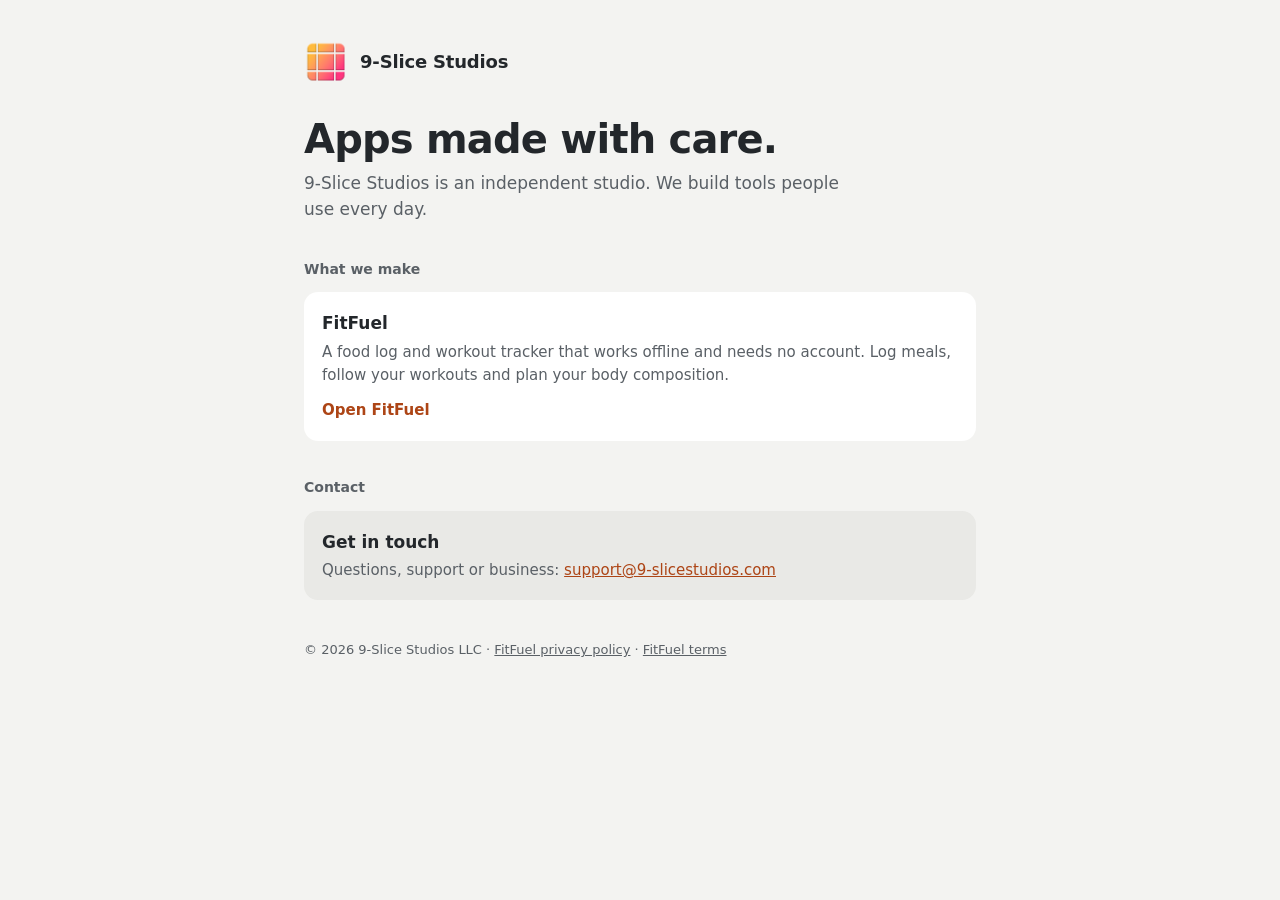
<file: index.html>
<!DOCTYPE html>
<html lang="en">
<head>
<meta charset="utf-8">
<meta name="viewport" content="width=device-width, initial-scale=1, viewport-fit=cover">
<title>9-Slice Studios</title>
<meta name="description" content="9-Slice Studios is an independent studio making apps, including FitFuel, a food log and workout tracker.">
<meta name="application-name" content="9-Slice Studios">
<meta property="og:site_name" content="9-Slice Studios">
<meta property="og:title" content="9-Slice Studios">
<meta property="og:description" content="An independent studio making apps people use every day.">
<meta name="theme-color" content="#F3F3F1">
<link rel="icon" type="image/png" href="logo.png">
<link rel="apple-touch-icon" href="logo.png">
<style>
/* The company page for 9-Slice Studios. One static file, no scripts, no tracking. Same calm, flat look as FitFuel. */
:root {
  --paper: #F3F3F1; --card: #FFFFFF; --soft: #E9E9E6; --ink: #23272B; --muted: #5A6066; --accent: #AD4516; --on-accent: #FFFFFF; --focus: #2B6CB0;
  color-scheme: light dark;
}
@media (prefers-color-scheme: dark) {
  :root { --paper: #131415; --card: #1D1F21; --soft: #282A2D; --ink: #ECEBE8; --muted: #A0A4A8; --accent: #FF9A5C; --on-accent: #2B1200; --focus: #90B8E0; }
}
* { box-sizing: border-box; }
html { -webkit-text-size-adjust: 100%; overflow-x: hidden; }
body { margin: 0; background: var(--paper); color: var(--ink); font: 1rem/1.55 system-ui, -apple-system, "Segoe UI", Roboto, "Helvetica Neue", Arial, sans-serif; }
.wrap { max-width: 44rem; margin: 0 auto; padding: max(2.5rem, env(safe-area-inset-top)) 1rem 3rem; }
.brand { display: flex; align-items: center; gap: 0.75rem; }
.mark { width: 2.75rem; height: 2.75rem; flex: none; display: block; }
.brand b { font-size: 1.125rem; font-weight: 700; letter-spacing: -0.01em; }
h1 { margin: 2rem 0 0.5rem; font-size: clamp(1.75rem, 6vw, 2.5rem); line-height: 1.15; font-weight: 700; letter-spacing: -0.02em; text-wrap: balance; }
.lede { margin: 0 0 2rem; color: var(--muted); font-size: 1.0625rem; max-width: 34rem; }
h2 { margin: 2.25rem 0 0.75rem; font-size: 0.875rem; font-weight: 600; color: var(--muted); }
.card { display: block; background: var(--card); border-radius: 0.875rem; padding: 1.125rem; margin-bottom: 0.75rem; color: inherit; text-decoration: none; }
.card h3 { margin: 0 0 0.25rem; font-size: 1.0625rem; font-weight: 600; }
.card p { margin: 0; color: var(--muted); font-size: 0.9375rem; }
.card .go { display: inline-block; margin-top: 0.75rem; color: var(--accent); font-weight: 600; font-size: 0.9375rem; }
a.card:focus-visible, a:focus-visible { outline: 3px solid var(--focus); outline-offset: 2px; border-radius: 0.5rem; }
a { color: var(--accent); }
.contact { background: var(--soft); }
footer { margin-top: 2.5rem; color: var(--muted); font-size: 0.8125rem; }
footer a { color: inherit; }
</style>
</head>
<body>
<main class="wrap">
  <div class="brand">
    <img class="mark" src="logo.png" alt="9-Slice Studios" width="44" height="44">
    <b>9-Slice Studios</b>
  </div>

  <h1>Apps made with care.</h1>
  <p class="lede">9-Slice Studios is an independent studio. We build tools people use every day.</p>

  <h2>What we make</h2>
  <a class="card" href="fitfuel/">
    <h3>FitFuel</h3>
    <p>A food log and workout tracker that works offline and needs no account. Log meals, follow your workouts and plan your body composition.</p>
    <span class="go">Open FitFuel</span>
  </a>

  <h2>Contact</h2>
  <div class="card contact">
    <h3>Get in touch</h3>
    <p>Questions, support or business: <a href="mailto:support@9-slicestudios.com">support@9-slicestudios.com</a></p>
  </div>

  <footer>
    <p>© 2026 9-Slice Studios LLC · <a href="fitfuel/legal/privacy.html">FitFuel privacy policy</a> · <a href="fitfuel/legal/terms.html">FitFuel terms</a></p>
  </footer>
</main>
</body>
</html>
</file>
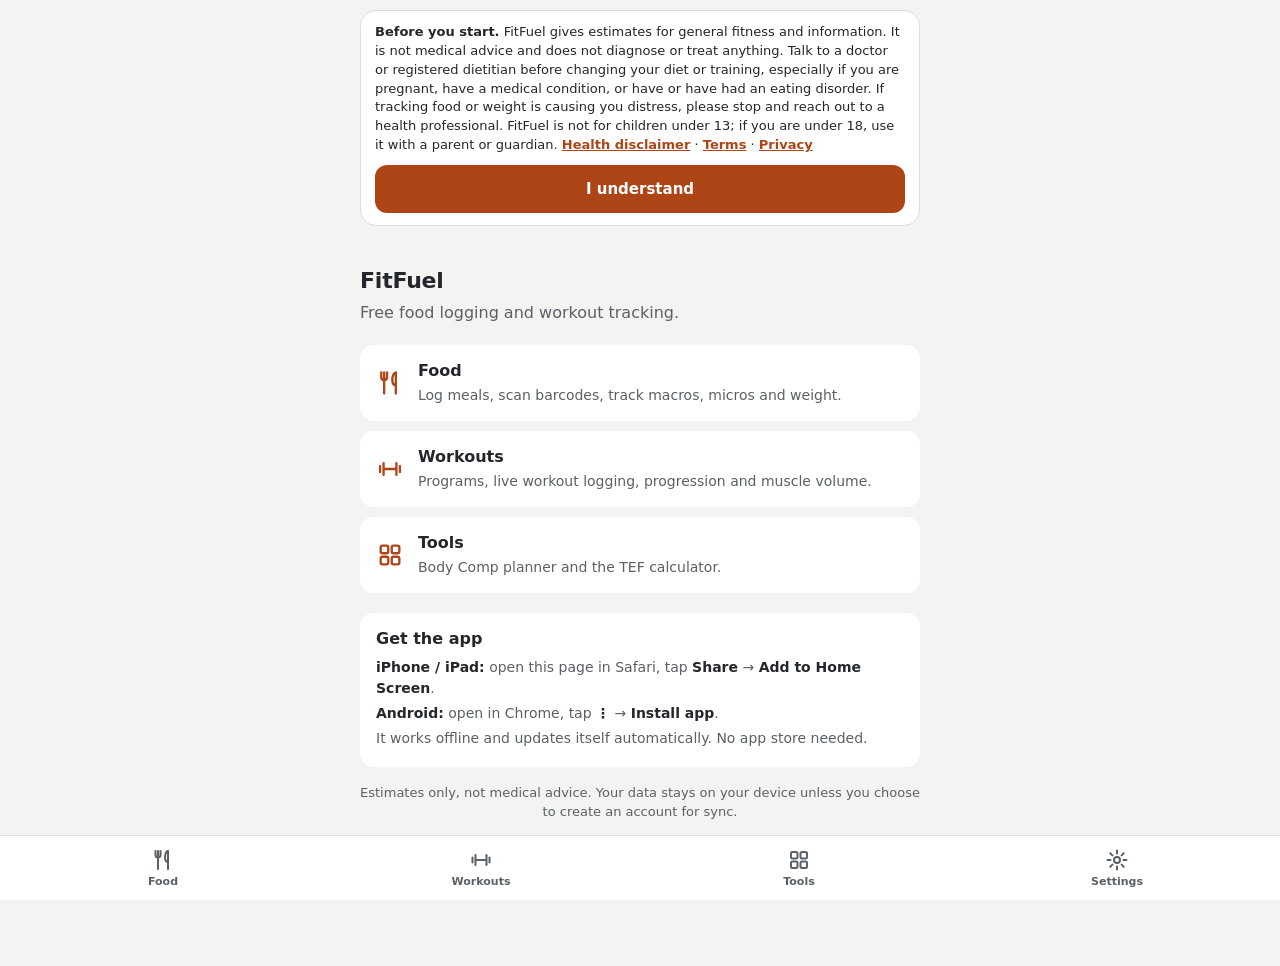
<file: fitfuel/index.html>
<!DOCTYPE html> <html lang="en"> <head> <meta charset="utf-8"> <meta name="viewport" content="width=device-width,initial-scale=1,viewport-fit=cover"> <title>FitFuel</title> <link rel="manifest" href="manifest.webmanifest"> <meta name="theme-color" content="#F3F3F1"> <meta name="apple-mobile-web-app-capable" content="yes"> <meta name="mobile-web-app-capable" content="yes"> <meta name="apple-mobile-web-app-title" content="FitFuel"> <meta name="application-name" content="FitFuel"> <meta property="og:site_name" content="FitFuel"> <link rel="apple-touch-icon" href="icons/icon-180.png"> <script>(function(){try{if(/[?&]home=1/.test(location.search))return;var t=localStorage.getItem("ftk.lastTab"),e=window.matchMedia&&window.matchMedia("(display-mode: standalone)").matches||window.navigator.standalone===!0||!!window.Capacitor,o={"log/":1,"workouts/":1,"toolbox/":1,"body-comp/":1,"tef/":1},a=null;try{a=JSON.parse(localStorage.getItem("ftk.settings")||"{}").startTab}catch{}o[a]&&(t=a),o[t]||(t=e?"log/":null),t&&location.replace(t)}catch{}})();</script> <link rel="stylesheet" href="lib/ftk.css"> <script src="lib/sync-config.js"></script> <script src="lib/vault.js"></script> <script src="lib/ftk.js"></script> <script src="lib/sync.js"></script> <script src="lib/sync-ui.js"></script> <style>body{margin:0;font:1rem/1.5 var(--ui);background:var(--paper);color:var(--ink)}.wrap{max-width:35rem;margin:0 auto;padding:max(28px,env(safe-area-inset-top)) 16px 32px}h1{font-size:1.875rem;font-weight:850;margin:0 0 4px;letter-spacing:-.02em}.sub{color:var(--muted);margin:0 0 20px}a.card{display:flex;align-items:center;gap:14px;text-decoration:none;color:inherit;border:1px solid var(--hair);border-radius:16px;padding:14px 16px;margin-bottom:10px;background:var(--card);min-height:44px}a.card svg{width:28px;height:28px;flex:none;fill:none;stroke:var(--accent);stroke-width:2;stroke-linecap:round;stroke-linejoin:round}a.card b{display:block;font-size:1.125rem}a.card span{color:var(--muted);font-size:.875rem}a.card:focus-visible{outline:3px solid var(--focus);outline-offset:2px}.install{border:1px solid var(--hair);border-radius:16px;padding:14px 16px;margin-top:20px;font-size:.875rem;background:var(--card)}.install h2{font-size:1rem;margin:0 0 6px}.install p{margin:4px 0;color:var(--muted)}.install p b{color:var(--ink)}.install button{font:700 1rem var(--ui);border:0;border-radius:12px;min-height:48px;padding:0 18px;background:var(--accent);color:var(--on-accent);cursor:pointer;margin:6px 0}html,body{overflow-x:hidden}h1{font-size:1.375rem;font-weight:700;letter-spacing:-.01em}a.card,.install{border:0;border-radius:14px}a.card b{font-size:1rem;font-weight:600}</style> </head> <body> <div class="wrap"> <h1>FitFuel</h1> <p class="sub">Free food logging and workout tracking.</p> <a class="card" href="log/"><svg viewBox="0 0 24 24" aria-hidden="true"><path d="M7 3v8M4.5 3v4a2.5 2.5 0 005 0V3M7 11v10M17 21v-7M17 14c-2 0-3-1.5-3-5s1.5-6 3-6z"/></svg><div><b>Food</b><span>Log meals, scan barcodes, track macros, micros and weight.</span></div></a> <a class="card" href="workouts/"><svg viewBox="0 0 24 24" aria-hidden="true"><path d="M6.5 7v10M3.5 9.5v5M17.5 7v10M20.5 9.5v5M6.5 12h11"/></svg><div><b>Workouts</b><span>Programs, live workout logging, progression and muscle volume.</span></div></a> <a class="card" href="toolbox/"><svg viewBox="0 0 24 24" aria-hidden="true"><rect x="4" y="4" width="6.5" height="6.5" rx="1.5"/><rect x="13.5" y="4" width="6.5" height="6.5" rx="1.5"/><rect x="4" y="13.5" width="6.5" height="6.5" rx="1.5"/><rect x="13.5" y="13.5" width="6.5" height="6.5" rx="1.5"/></svg><div><b>Tools</b><span>Body Comp planner and the TEF calculator.</span></div></a> <section class="install" id="install"> <h2>Get the app</h2> <p id="installed" hidden>✓ You're using the installed app. It updates itself whenever we publish changes.</p> <div id="howto"> <button type="button" id="installBtn" hidden>Install FitFuel</button> <p id="ios"><b>iPhone / iPad:</b> open this page in Safari, tap <b>Share</b> → <b>Add to Home Screen</b>.</p> <p id="android"><b>Android:</b> open in Chrome, tap <b>⋮</b> → <b>Install app</b>.</p> <p>It works offline and updates itself automatically. No app store needed.</p> </div> </section> <p class="ftk-note" style="margin-top:1rem;text-align:center">Estimates only, not medical advice. Your data stays on your device unless you choose to create an account for sync.</p> <p class="ftk-legal"><a href="legal/privacy.html">Privacy</a><a href="legal/terms.html">Terms</a><a href="legal/disclaimer.html">Health disclaimer</a><a href="legal/sources.html">Sources</a></p> </div> <script>(function(){var d=window.matchMedia("(display-mode: standalone)").matches||window.navigator.standalone===!0||!!window.Capacitor;d&&(document.getElementById("installed").hidden=!1,document.getElementById("howto").hidden=!0),window.Capacitor&&(document.getElementById("install").hidden=!0);var e=null,n=document.getElementById("installBtn");window.addEventListener("beforeinstallprompt",function(t){t.preventDefault(),e=t,n.hidden=!1}),n.addEventListener("click",function(){e&&(e.prompt(),e.userChoice.finally(function(){e=null,n.hidden=!0}))}),window.addEventListener("appinstalled",function(){n.hidden=!0})})();</script> <script src="nav.js"></script> </body> </html>
</file>
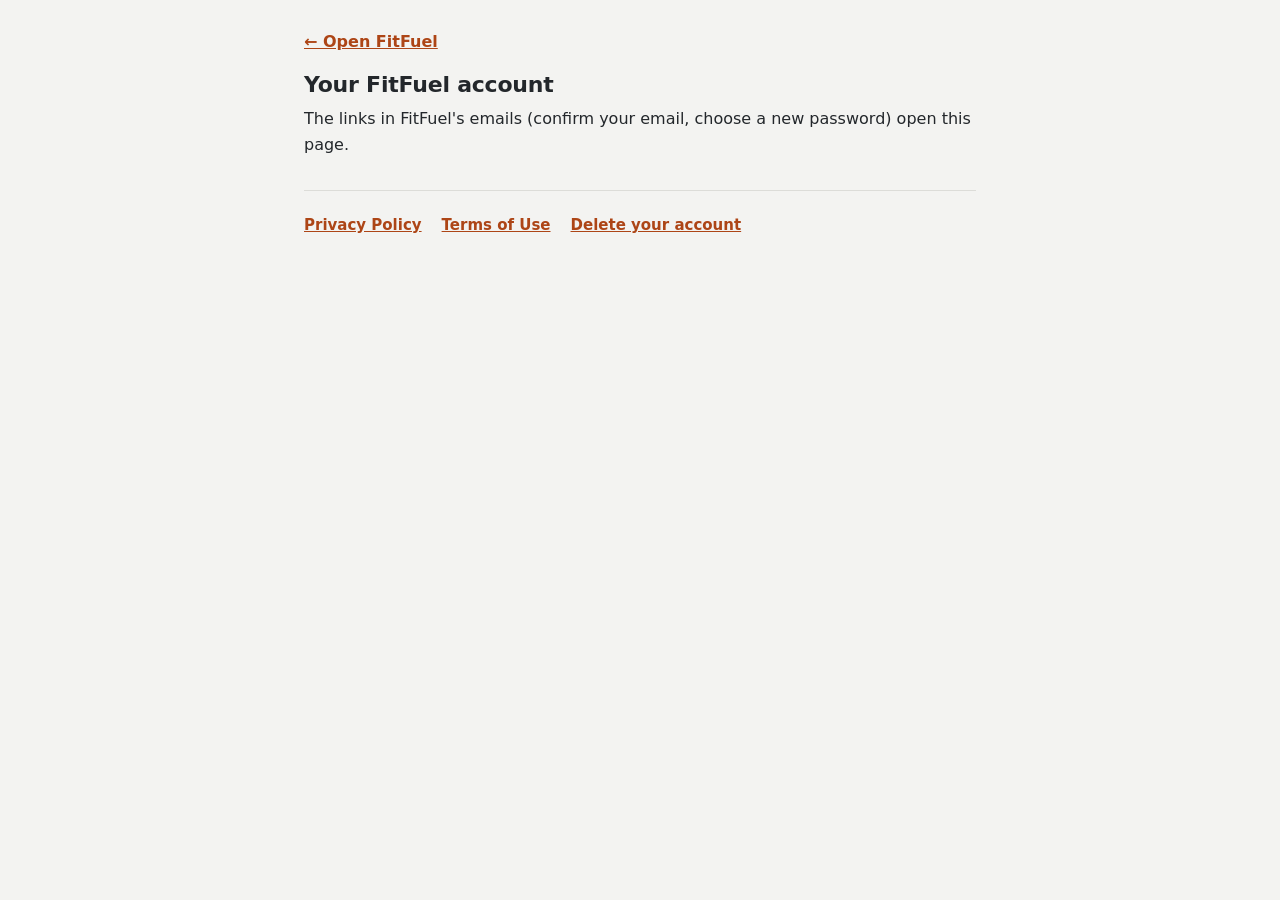
<file: fitfuel/account/index.html>
<!DOCTYPE html> <html lang="en"> <head> <meta charset="utf-8"> <meta name="viewport" content="width=device-width,initial-scale=1,viewport-fit=cover"> <meta name="referrer" content="no-referrer"> <meta name="robots" content="noindex"> <title>Your account · FitFuel</title> <meta name="application-name" content="FitFuel"> <meta name="apple-mobile-web-app-title" content="FitFuel"> <meta property="og:site_name" content="FitFuel"> <link rel="manifest" href="../manifest.webmanifest"> <meta name="theme-color" content="#F3F3F1"> <link rel="apple-touch-icon" href="../icons/icon-180.png"> <link rel="stylesheet" href="../lib/ftk.css"> <script src="../lib/sync-config.js"></script> <script src="../lib/vault.js"></script> <script src="../lib/ftk.js"></script> </head> <body class="ftk-docpage"> <main class="ftk-doc"> <nav class="back" aria-label="Back"><a href="../">&larr; Open FitFuel</a></nav> <h1 id="t">Your FitFuel account</h1> <p id="m" role="status">The links in FitFuel's emails (confirm your email, choose a new password) open this page.</p> <form id="f" hidden novalidate> <div class="ftk-field"><label for="p1">New password (at least 8 characters)</label><span class="ftk-pw"><input id="p1" name="password" type="password" autocomplete="new-password" autocapitalize="none" autocorrect="off" spellcheck="false" maxlength="200"><button type="button" class="ftk-eye" data-pw="p1" aria-label="Show password" aria-pressed="false"><svg viewBox="0 0 24 24" aria-hidden="true"><path d="M2 12s3.6-6.5 10-6.5S22 12 22 12s-3.6 6.5-10 6.5S2 12 2 12z"/><circle cx="12" cy="12" r="3"/></svg></button></span></div> <div class="ftk-field"><label for="p2">New password again</label><span class="ftk-pw"><input id="p2" name="password2" type="password" autocomplete="new-password" autocapitalize="none" autocorrect="off" spellcheck="false" maxlength="200"><button type="button" class="ftk-eye" data-pw="p2" aria-label="Show password" aria-pressed="false"><svg viewBox="0 0 24 24" aria-hidden="true"><path d="M2 12s3.6-6.5 10-6.5S22 12 22 12s-3.6 6.5-10 6.5S2 12 2 12z"/><circle cx="12" cy="12" r="3"/></svg></button></span></div> <p class="ftk-msg err" id="e" role="alert"></p> <div class="ftk-btns one"><button type="submit" class="ftk-btn pri" id="go">Save new password</button></div> </form> <p id="after" hidden>Now open the FitFuel app on your phone or computer, go to <b>Settings</b> and sign in. <a href="../">Open FitFuel here</a></p> <nav class="more" aria-label="Legal pages"><a href="../legal/privacy.html">Privacy Policy</a><a href="../legal/terms.html">Terms of Use</a><a href="../legal/delete-account.html">Delete your account</a></nav> </main> <script>(function(){var g=window.FTK_SYNC||{},m=String(g.url||"").replace(/\/+$/,""),C=String(g.key||""),d={},F=(location.hash||"").replace(/^#/,"");F.split("&").forEach(function(t){var n=t.indexOf("=");if(n>0)try{d[decodeURIComponent(t.slice(0,n))]=decodeURIComponent(t.slice(n+1).replace(/\+/g," "))}catch{}});try{F&&history.replaceState(null,"",location.pathname+location.search)}catch{}var o=function(t){return document.getElementById(t)};function u(t,n){o("t").textContent=t,o("m").textContent=n}if(d.error||d.error_code){u("That link did not work",d.error_code==="otp_expired"?"The link has expired or was already used. Open FitFuel, go to Settings and ask for a new one.":"The link could not be used. Open FitFuel, go to Settings and try again.");return}if(!d.access_token)return;if(d.type!=="recovery"){u("Email confirmed","Thank you. Your FitFuel account is ready."),o("after").hidden=!1;return}if(!m||!C){u("Not available","Cloud sync is not set up for this copy of FitFuel.");return}u("Choose a new password","Enter a new password for your FitFuel account.");var k=o("f"),T=d.access_token,v=!1;k.hidden=!1;function f(t,n,l,r){var a={apikey:C,Authorization:"Bearer "+T,Accept:"application/json"};return l!==void 0&&(a["Content-Type"]="application/json"),r&&(a.Prefer=r),fetch(m+n,{method:t,headers:a,body:l!==void 0?JSON.stringify(l):void 0,cache:"no-store",credentials:"omit",mode:"cors",referrerPolicy:"no-referrer",redirect:"error"}).then(function(i){return i.text().then(function(c){var h={};try{h=c?JSON.parse(c):{}}catch{}return{ok:i.ok,status:i.status,d:h}})})}k.addEventListener("submit",function(t){if(t.preventDefault(),v)return;var n=o("p1").value,l=o("p2").value,r=o("e");if(n.length<8){r.textContent="Use at least 8 characters.";return}if(n!==l){r.textContent="The two passwords do not match.";return}var a=window.FTKVault;if(!a||!a.available){r.textContent="This browser cannot encrypt data. Open this link in an up-to-date browser.";return}v=!0,r.textContent="",o("go").textContent="Saving…";var i=null,c="none";function h(){v=!1,o("go").textContent="Save new password"}f("GET","/auth/v1/user").then(function(e){if(!e.ok||!e.d||!e.d.id||!e.d.email)throw e;return i=e.d,a.derive(i.email,n)}).then(function(e){return f("PUT","/auth/v1/user",{password:e.auth}).then(function(s){if(!s.ok)throw s;return e})}).then(function(e){var s="/rest/v1/sync_docs?user_id=eq."+encodeURIComponent(i.id)+"&store=eq.keys&key=eq.dk";return Promise.all([a.keys.get(i.id),f("GET",s+"&select=value")]).then(function(p){var y=p[0],S=p[1].ok&&Array.isArray(p[1].d)&&p[1].d[0]?p[1].d[0].value:null;if(S&&(c="locked",!(!y||y.kid!==S.kid)))return a.wrap(e.wrap,y).then(function(w){return f("PATCH",s+"&value->>kid=eq."+encodeURIComponent(y.kid),{value:w,client_ts:Date.now()},"return=representation")}).then(function(w){w.ok&&Array.isArray(w.d)&&w.d.length&&(c="kept")})}).catch(function(){})}).then(function(){return f("POST","/auth/v1/logout?scope=global").catch(function(){})}).then(function(){h(),T=null,k.hidden=!0,o("after").hidden=!1,c==="kept"?u("Password changed","Your new password is saved and your synced data is safe. Sign in with it in FitFuel on each of your devices."):c==="locked"?u("Password changed","Your new password is saved. Your synced data is encrypted so only you can read it, and it is still locked with your old password. Open FitFuel on a phone or computer that still has your data and sign in there first: that unlocks it for all your devices."):u("Password changed","Your new password is saved. Open FitFuel and sign in with it.")},function(e){if(h(),!e||typeof e.status!="number"){r.textContent="Could not reach the service. Check your connection and try again.";return}var s=e.d&&e.d.error_code||"";r.textContent=s==="same_password"?"Choose a password different from your old one.":s==="weak_password"?"That password is too weak. Use at least 8 characters and avoid common passwords.":e.status===401||e.status===403?"This link has expired. Open FitFuel, go to Settings and ask for a new one.":"That did not work (error "+e.status+"). Please try again."})})})();</script> </body> </html>
</file>
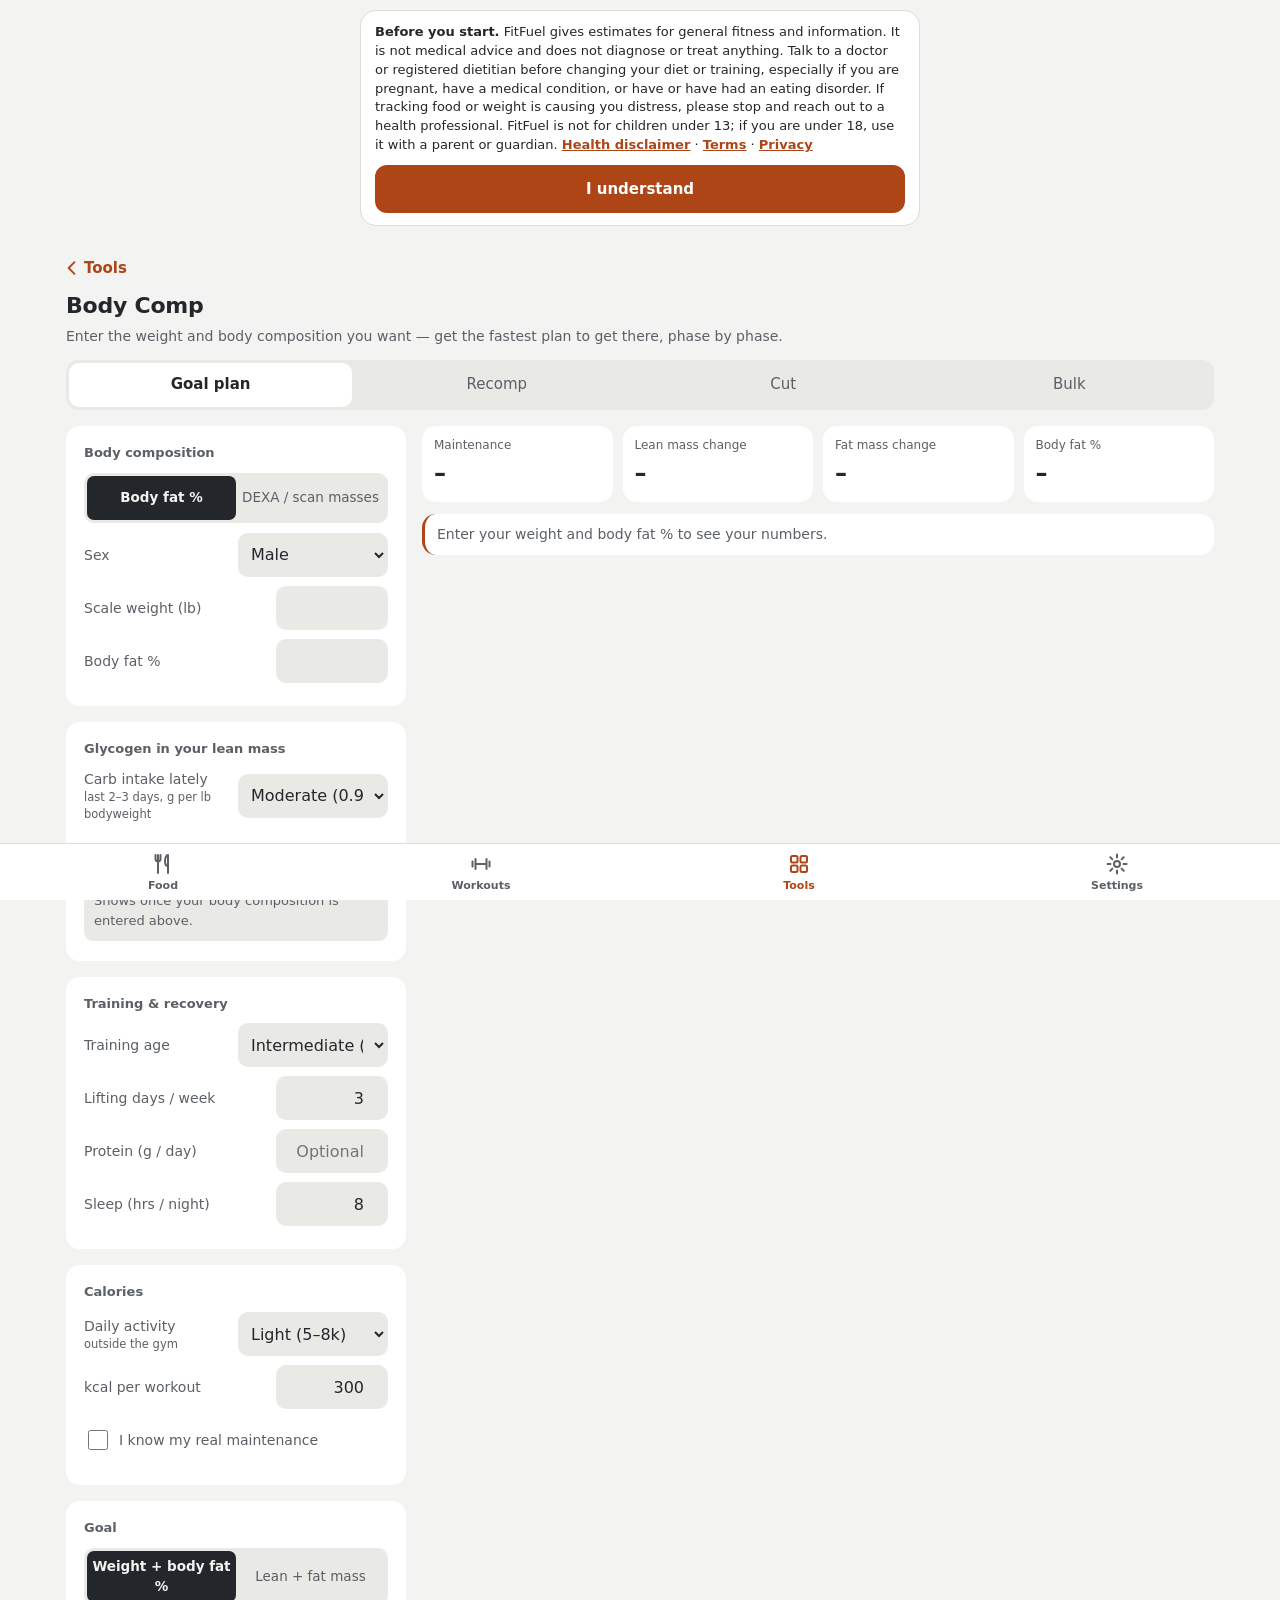
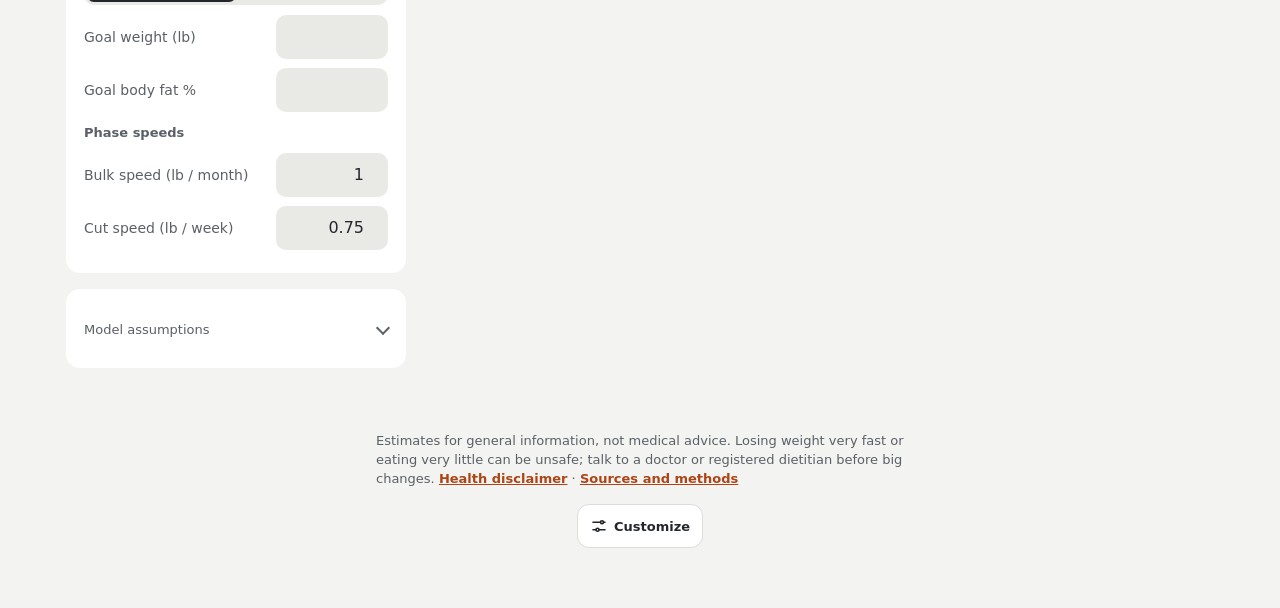
<file: fitfuel/body-comp/index.html>
<!DOCTYPE html> <html lang="en"> <head> <meta charset="utf-8"> <meta name="viewport" content="width=device-width,initial-scale=1,viewport-fit=cover"> <title>Body Comp · FitFuel</title> <link rel="manifest" href="../manifest.webmanifest"> <meta name="theme-color" content="#F3F3F1"> <meta name="apple-mobile-web-app-capable" content="yes"> <meta name="mobile-web-app-capable" content="yes"> <meta name="apple-mobile-web-app-title" content="FitFuel"> <meta name="application-name" content="FitFuel"> <meta property="og:site_name" content="FitFuel"> <link rel="apple-touch-icon" href="../icons/icon-180.png"> <link rel="stylesheet" href="../lib/ftk.css"> <script src="../lib/sync-config.js"></script> <script src="../lib/vault.js"></script> <script src="../lib/ftk.js"></script> <script src="../lib/sync.js"></script> <script src="../lib/sync-ui.js"></script> <style>:root{--bg:var(--paper);--surface-1:var(--card);--surface-2:var(--soft);--border:var(--hair);--text-primary:var(--ink);--text-secondary:var(--muted);--text-muted:var(--muted);--grid:var(--hair);--series-lean:#3F6E9E;--series-fat:#A8551E;--series-bf:#6A5A9E;--series-wt:#52514e}@media(prefers-color-scheme:dark){:root:not([data-theme=light]){--series-lean:#94B6DC;--series-fat:#E3A877;--series-bf:#B3A6DC;--series-wt:#c3c2b7}}:root[data-theme=dark]{--series-lean:#94B6DC;--series-fat:#E3A877;--series-bf:#B3A6DC;--series-wt:#c3c2b7}*{box-sizing:border-box}body{margin:0;background:var(--bg);color:var(--text-primary);font:.9375rem/1.45 var(--ui);-webkit-font-smoothing:antialiased}.wrap{max-width:1180px;margin:0 auto;padding:20px 16px 48px}header h1{font-size:1.375rem;margin:0 0 4px;letter-spacing:-.01em}header p{margin:0;color:var(--text-secondary);font-size:.875rem}.tabs{display:flex;gap:4px;margin-top:14px;border-bottom:1px solid var(--border)}.tabs a{padding:9px 16px;font-size:.9375rem;color:var(--text-secondary);text-decoration:none;border-bottom:2px solid transparent;margin-bottom:-1px;font-weight:500}.tabs a.on{color:var(--text-primary);border-bottom-color:var(--accent);font-weight:650}.layout{display:grid;grid-template-columns:340px 1fr;gap:var(--ftk-gap,16px);margin-top:16px;align-items:start}@media(max-width:860px){.layout{grid-template-columns:1fr}}.card{background:var(--surface-1);border:1px solid var(--border);border-radius:12px;padding:var(--ftk-pad,14px) var(--ftk-pad,14px) calc(var(--ftk-pad,14px) - 4px)}.card+.card{margin-top:var(--ftk-gap,12px)}.card h2{font-size:.75rem;text-transform:uppercase;letter-spacing:.06em;color:var(--text-muted);margin:0 0 10px;font-weight:600}.field{display:flex;align-items:center;justify-content:space-between;gap:10px;margin-bottom:9px}.field label{font-size:.875rem;color:var(--text-secondary)}.field small{display:block;font-size:.7188rem;color:var(--text-muted)}input[type=number],select{width:112px;min-height:44px;padding:7px 8px;border-radius:8px;border:1px solid var(--border);background:var(--surface-2);color:var(--text-primary);font:inherit;font-size:max(16px,.9375rem);text-align:right}select{text-align:left;width:150px}input:focus,select:focus{outline:2px solid var(--accent);outline-offset:1px}.seg{display:flex;background:var(--surface-2);border:1px solid var(--border);border-radius:9px;padding:2px;margin-bottom:10px}.seg button{flex:1;border:0;background:transparent;color:var(--text-secondary);font:inherit;font-size:.8438rem;min-height:44px;padding:6px 4px;border-radius:7px;cursor:pointer}.seg button.on{background:var(--surface-1);color:var(--text-primary);box-shadow:0 1px 2px #0000001f;font-weight:600}.hide{display:none!important}.dim{opacity:.4}.dim select,.dim input{cursor:not-allowed}.check{display:flex;gap:8px;align-items:center;font-size:.875rem;color:var(--text-secondary);margin:2px 0 9px}details summary{cursor:pointer;font-size:.8125rem;color:var(--text-secondary);margin:4px 0 8px}.note{font-size:.75rem;color:var(--text-muted);margin:4px 0 6px}.stats{display:grid;grid-template-columns:repeat(4,1fr);gap:10px}@media(max-width:600px){.stats{grid-template-columns:repeat(2,1fr)}}.stat{background:var(--surface-1);border:1px solid var(--border);border-radius:12px;padding:11px 12px}.stat .k{font-size:.75rem;color:var(--text-muted)}.stat .v{font-size:1.5rem;font-weight:650;letter-spacing:-.02em;font-variant-numeric:tabular-nums;margin-top:2px}.stat .s{font-size:.7812rem;color:var(--text-secondary);font-variant-numeric:tabular-nums}.insight{margin-top:12px;background:var(--surface-1);border:1px solid var(--border);border-left:3px solid var(--accent);border-radius:10px;padding:10px 12px;font-size:.875rem;color:var(--text-secondary)}.insight.warn{border-left-color:var(--warn)}.insight b{color:var(--text-primary)}.charts{display:grid;grid-template-columns:1fr 1fr;gap:12px;margin-top:12px}.charts .wide{grid-column:1/-1}@media(max-width:600px){.charts{grid-template-columns:1fr}}.chart{background:var(--surface-1);border:1px solid var(--border);border-radius:12px;padding:12px 12px 6px;position:relative}.chart .t{display:flex;justify-content:space-between;align-items:baseline;gap:8px;flex-wrap:wrap}.chart .t span:first-child{font-size:.8438rem;font-weight:600;display:flex;align-items:center;gap:6px}.chart .t .sw{width:10px;height:3px;border-radius:2px;display:inline-block}.chart .t .d{font-size:.7812rem;color:var(--text-secondary);font-variant-numeric:tabular-nums}.legend{display:flex;gap:14px;font-size:.7812rem;color:var(--text-secondary);margin-top:4px}.legend span{display:flex;align-items:center;gap:6px}.legend .sw{display:inline-block;height:3px;border-radius:2px}.chart svg{display:block;width:100%;height:auto;touch-action:pan-y}.chart svg text{fill:var(--text-muted);font-size:.875rem;font-variant-numeric:tabular-nums}.chart svg text.lbl{font-size:.8125rem;fill:var(--text-secondary)}.tip{position:absolute;pointer-events:none;background:var(--surface-1);border:1px solid var(--border);border-radius:8px;padding:6px 8px;font-size:.75rem;box-shadow:0 4px 14px #00000024;white-space:nowrap;opacity:0;transition:opacity .08s;line-height:1.5}.tip b{font-variant-numeric:tabular-nums}.tablewrap{margin-top:12px}.phases{display:grid;grid-template-columns:repeat(auto-fit,minmax(200px,1fr));gap:10px;margin-top:12px}.phase{background:var(--surface-1);border:1px solid var(--border);border-radius:12px;padding:11px 12px;position:relative}.phase .n{font-size:.75rem;color:var(--text-muted)}.phase .h{font-size:1.0625rem;font-weight:650;margin:1px 0 4px}.phase .l{font-size:.8125rem;color:var(--text-secondary);font-variant-numeric:tabular-nums;line-height:1.55}.phase .l b{color:var(--text-primary)}.phase a{font-size:.7812rem;color:var(--accent);text-decoration:none}tr.sel td{background:var(--surface-2)}.mbar{display:flex;gap:2px;height:8px;min-width:90px;border-radius:4px;overflow:hidden}.mbar i{display:block;height:100%}.mhead{display:flex;justify-content:space-between;align-items:center;gap:10px;flex-wrap:wrap;margin-bottom:4px}.mhead .field{margin:0}.mkey{display:flex;gap:12px;font-size:.75rem;color:var(--text-secondary);margin:2px 0 6px}.mkey span{display:flex;align-items:center;gap:5px}.mkey i{width:10px;height:10px;border-radius:2px;display:inline-block}td.bad{color:var(--warn);font-weight:600}.gly{background:var(--surface-2);border-radius:9px;padding:9px 10px;font-size:.8125rem;color:var(--text-secondary);line-height:1.55;margin:4px 0 6px;font-variant-numeric:tabular-nums}.gly .big{font-size:1.25rem;font-weight:650;color:var(--text-primary);letter-spacing:-.01em}.gly b{color:var(--text-primary)}#macroTbl td,#macroTbl th{white-space:nowrap;padding:6px}@media(max-width:500px){#macroTbl th:last-child,#macroTbl td:last-child,.mkey{display:none}}tr.best td:first-child:after{content:" ★ fastest";color:var(--accent);font-weight:600;font-size:.7188rem}.pbtn{border:1px solid var(--border);background:var(--surface-1);color:var(--text-secondary);font:inherit;font-size:.75rem;border-radius:7px;padding:3px 9px;cursor:pointer}tr.sel .pbtn{background:var(--accent);color:var(--on-accent);border-color:var(--accent)}table{width:100%;border-collapse:collapse;font-size:.8125rem;font-variant-numeric:tabular-nums}th,td{padding:6px 8px;text-align:right;border-bottom:1px solid var(--grid)}th{color:var(--text-muted);font-weight:600;font-size:.75rem}th:first-child,td:first-child{text-align:left}tr.goal td{color:var(--text-primary);font-weight:650}.foot{font-size:.75rem;color:var(--text-muted);margin-top:14px;line-height:1.5}.btn{border:1px solid var(--border);background:var(--surface-1);color:var(--text-secondary);font:inherit;font-size:.8125rem;border-radius:8px;padding:6px 10px;cursor:pointer}input[type=number],select{min-height:44px;font-size:1rem}.seg button{min-height:44px}.tabs{overflow-x:auto}.tabs a{min-height:44px;display:flex;align-items:center;white-space:nowrap}.btn,.pbtn{min-height:44px;padding:6px 12px}.check{min-height:44px}.check input{width:20px;height:20px;flex:none}details summary{padding:14px 0;margin:0}.wrap{padding-top:max(16px,env(safe-area-inset-top));padding-left:max(16px,env(safe-area-inset-left));padding-right:max(16px,env(safe-area-inset-right));overflow-wrap:anywhere}.layout>*{min-width:0}.fromlog{display:flex;flex-wrap:wrap;align-items:center;gap:8px;margin-top:12px;padding:10px 12px;border:1px solid var(--border);border-radius:12px;background:var(--surface-1);font-size:.875rem;color:var(--text-secondary)}.fromlog b{color:var(--text-primary)}:focus-visible{outline:3px solid var(--focus);outline-offset:2px}html,body{overflow-x:hidden;overflow-x:clip}.card{border:0;border-radius:14px}.card h2{text-transform:none;letter-spacing:0;font-size:.8125rem}input[type=number],select{border:1px solid transparent;border-radius:10px}input:focus,select:focus{border-color:var(--accent);outline:0}.seg{border:0;border-radius:10px;padding:3px}.seg button.on{background:var(--text-primary);color:var(--bg);box-shadow:none}.tabs{border-bottom:0;background:var(--surface-2);border-radius:12px;padding:3px;gap:3px}.tabs a{flex:1;justify-content:center;border-bottom:0;margin:0;border-radius:10px;padding:9px 8px}.tabs a.on{background:var(--surface-1);font-weight:600}.tabs{position:sticky;top:max(8px,env(safe-area-inset-top,0px));z-index:5;box-shadow:0 0 0 8px var(--bg),0 calc(-1*env(safe-area-inset-top,0px)) 0 8px var(--bg)}.mkey i.ftk-mi{width:14px;height:14px;border-radius:0;margin:0}.mbar{height:5px}.stat,.chart,.phase,.fromlog{border:0;border-radius:14px}.insight{border:0;border-left:3px solid var(--accent);border-radius:14px}#bcOut.empty>:not(.stats):not(.insight){display:none!important}.pbtn,.btn{border:0;background:var(--surface-2);color:var(--text-primary);border-radius:10px;font-weight:600}</style> </head> <body> <div class="wrap"> <header> <a class="ftk-back" href="../toolbox/"><svg viewBox="0 0 24 24" aria-hidden="true"><path d="M15 5l-7 7 7 7"/></svg>Tools</a> <h1>Body Comp</h1> <p id="sub">Estimate how your body composition shifts when you hold your weight steady and train hard.</p> </header> <div class="fromlog hide" id="fromLog" role="status"><span id="fromLogTxt"></span> <button type="button" class="btn" id="fromLogBtn">Use these</button></div> <nav class="tabs"> <a href="#goal" data-tab="goal" class="on">Goal plan</a> <a href="#recomp" data-tab="recomp">Recomp</a> <a href="#cut" data-tab="cut">Cut</a> <a href="#bulk" data-tab="bulk">Bulk</a> </nav> <div class="layout"> <div id="bcIn"> <div class="card" data-card="comp" data-card-label="Body composition" data-card-lock> <h2>Body composition</h2> <div class="seg" id="modeSeg"> <button data-mode="bf" class="on">Body fat %</button> <button data-mode="dexa">DEXA / scan masses</button> </div> <div class="field"><label>Sex</label> <select id="sex"><option value="m">Male</option><option value="f">Female</option></select></div> <div class="field" id="weightRow"><label>Scale weight (<span class="u">lb</span>)</label><input id="weight" type="number" step="0.1"></div> <div id="bfFields"> <div class="field"><label>Body fat %</label><input id="bf" type="number" step="0.1"></div> </div> <div id="dexaFields" class="hide"> <div class="field"><label>Lean mass (<span class="u">lb</span>)<small>soft lean, no bone</small></label><input id="lean" type="number" step="0.1"></div> <div class="field"><label>Fat mass (<span class="u">lb</span>)</label><input id="fat" type="number" step="0.1"></div> <div class="field"><label>Bone (<span class="u">lb</span>)</label><input id="bone" type="number" step="0.01"></div> <p class="note" id="dexaCheck"></p> </div> </div> <div class="card" data-card="glyco" data-card-label="Glycogen in your lean mass"> <h2>Glycogen in your lean mass</h2> <div class="field"><label>Carb intake lately<small id="glySub">last 2–3 days, g per lb bodyweight</small></label> <select id="glyState"> <option value="8,40"></option> <option value="15,80" selected="selected"></option> <option value="20,100"></option> <option value="28,120"></option> </select></div> <details> <summary>Glycogen assumptions</summary> <div class="field"><label>Water stored per g glycogen</label><input id="glyWater" type="number" step="0.5" value="3"></div> <div class="field"><label>Muscle as % of fat-free mass</label><input id="smPct" type="number" step="1" value="53"></div> </details> <div class="gly" id="glyOut"></div> </div> <div class="card" data-card="train" data-card-label="Training and recovery"> <h2>Training &amp; recovery</h2> <div class="field"><label>Training age</label> <select id="exp"> <option value="1.25">Beginner (&lt;1 yr)</option> <option value="0.75" selected="selected">Intermediate (1–3 yr)</option> <option value="0.375">Advanced (3+ yr)</option> </select></div> <div class="field"><label>Lifting days / week</label><input id="days" type="number" min="0" max="7" step="1" value="3"></div> <div class="field"><label>Protein (g / day)</label><input id="protein" type="number" step="1" placeholder="Optional"></div> <div class="field"><label>Sleep (hrs / night)</label><input id="sleep" type="number" step="0.25" value="8"></div> </div> <div class="card" data-card="cal" data-card-label="Calories" data-card-lock> <h2>Calories</h2> <div class="field"><label>Daily activity<small>outside the gym</small></label> <select id="neat"> <option value="1.2">Sedentary (&lt;5k steps)</option> <option value="1.3" selected="selected">Light (5–8k)</option> <option value="1.4">Moderate (8–12k)</option> <option value="1.5">Very active (12k+)</option> </select></div> <div class="field"><label>kcal per workout</label><input id="sessKcal" type="number" step="10" value="300"></div> <label class="check"><input type="checkbox" id="useOwn"> I know my real maintenance</label> <div class="field hide" id="ownRow"><label>My maintenance (kcal)</label><input id="ownMaint" type="number" step="10"></div> <div class="t-cut hide"> <div class="seg" id="cutSeg"> <button data-cm="deficit" class="on">Fixed deficit</button> <button data-cm="intake">Fixed intake</button> <button data-cm="rate"><span class="u">lb</span> per week</button> </div> <div class="field" id="defRow"><label>Daily deficit (kcal)</label><input id="deficit" type="number" step="25" value="250"></div> <div class="field hide" id="intakeRow"><label>Daily intake (kcal)</label><input id="intake" type="number" step="25"></div> <div class="field hide" id="rateRow"><label>Loss rate (<span class="u">lb</span> / week)</label><input id="rate" type="number" step="0.05" value="0.75"></div> </div> <div class="t-bulk hide"> <div class="seg" id="bulkSeg"> <button data-bm="rate" class="on"><span class="u">lb</span> per month</button> <button data-bm="surplus">Fixed surplus</button> <button data-bm="intake">Fixed intake</button> </div> <div class="field" id="bRateRow"><label>Gain rate (<span class="u">lb</span> / month)</label><input id="bRate" type="number" step="0.25" value="0.5"></div> <div class="field hide" id="surplusRow"><label>Daily surplus (kcal)</label><input id="surplus" type="number" step="25" value="150"></div> <div class="field hide" id="bIntakeRow"><label>Daily intake (kcal)</label><input id="bIntake" type="number" step="25"></div> </div> <label class="check t-cut t-bulk hide"><input type="checkbox" id="adapt" checked="checked"> <span id="adaptLbl">Maintenance drops as I lose weight</span></label> </div> <div class="card t-goal hide" data-card="goal" data-card-label="Goal" data-card-lock> <h2>Goal</h2> <div class="seg" id="gSeg"> <button data-gm="wbf" class="on">Weight + body fat %</button> <button data-gm="mass">Lean + fat mass</button> </div> <div id="gWbf"> <div class="field"><label>Goal weight (<span class="u">lb</span>)</label><input id="gW" type="number" step="0.5"></div> <div class="field"><label>Goal body fat %</label><input id="gBf" type="number" step="0.5"></div> </div> <div id="gMass" class="hide"> <div class="field"><label id="gLeanLbl">Goal lean mass (<span class="u">lb</span>)</label><input id="gLean" type="number" step="0.5"></div> <div class="field"><label>Goal fat mass (<span class="u">lb</span>)</label><input id="gFat" type="number" step="0.5"></div> </div> <p class="note" id="gNote"></p> <h2 style="margin-top:12px">Phase speeds</h2> <div class="field"><label>Bulk speed (<span class="u">lb</span> / month)</label><input id="gBulk" type="number" step="0.25" value="1"></div> <div class="field"><label>Cut speed (<span class="u">lb</span> / week)</label><input id="gCut" type="number" step="0.05" value="0.75"></div> </div> <div class="card" data-card="plan" data-card-label="Plan" data-card-lock> <h2 class="t-recomp t-cut t-bulk">Plan</h2> <div class="field t-recomp t-cut t-bulk"><label>Length (weeks)<small id="lenNote"></small></label><input id="weeks" type="number" min="2" max="104" step="1" value="12"></div> <div class="t-recomp"> <div class="seg goalseg" data-tab="recomp"><button data-gt="gain" class="on">Lean gain</button><button data-gt="lean">Lean mass</button><button data-gt="fat">Fat mass</button></div> <div class="field" data-gt="gain"><label>Goal lean gain (<span class="u">lb</span>)<small>shows the week you'd hit it</small></label><input id="goalLean" type="number" step="0.5"></div> <div class="field hide" data-gt="lean"><label>Goal lean mass (<span class="u">lb</span>)<small>shows the week you'd hit it</small></label><input id="rGoalLean" type="number" step="0.5"></div> <div class="field hide" data-gt="fat"><label>Goal fat mass (<span class="u">lb</span>)<small>shows the week you'd hit it</small></label><input id="rGoalFat" type="number" step="0.5"></div> </div> <div class="t-bulk hide"> <div class="seg goalseg" data-tab="bulk"><button data-gt="wt" class="on">Weight</button><button data-gt="lean">Lean mass</button><button data-gt="bf">Max body fat %</button></div> <div class="field" data-gt="wt"><label>Goal weight (<span class="u">lb</span>)<small>stops the bulk when reached</small></label><input id="goalWt" type="number" step="0.5"></div> <div class="field hide" data-gt="lean"><label>Goal lean mass (<span class="u">lb</span>)<small>stops the bulk when reached</small></label><input id="bGoalLean" type="number" step="0.5"></div> <div class="field hide" data-gt="bf"><label>Stop at body fat %<small>ends the bulk when you hit it</small></label><input id="bGoalBf" type="number" step="0.5"></div> </div> <div class="t-cut hide"> <div class="seg goalseg" data-tab="cut"><button data-gt="bf" class="on">Body fat %</button><button data-gt="fat">Fat mass</button><button data-gt="wt">Weight</button></div> <div class="field" data-gt="bf"><label>Goal body fat %<small>stops the cut when reached</small></label><input id="goalBf" type="number" step="0.5"></div> <div class="field hide" data-gt="fat"><label>Goal fat mass (<span class="u">lb</span>)<small>stops the cut when reached</small></label><input id="cGoalFat" type="number" step="0.5"></div> <div class="field hide" data-gt="wt"><label>Goal weight (<span class="u">lb</span>)<small>stops the cut when reached</small></label><input id="cGoalWt" type="number" step="0.5"></div> </div> <details> <summary>Model assumptions</summary> <div class="field t-recomp t-bulk t-goal"><label>Recomp rate<small>share of surplus-level gains</small></label><input id="mMult" type="number" step="0.05" min="0" max="1" value="0.6"></div> <div class="field"><label>kcal to build 1 <span class="u">lb</span> lean</label><input id="kLean" type="number" step="50" value="2500"></div> <div class="field"><label>kcal in 1 <span class="u">lb</span> fat</label><input id="kFat" type="number" step="50" value="3500"></div> <div class="field t-cut t-goal hide"><label>Lean share of weight lost (%)<small>optional; 0 = all fat</small></label><input id="leanShare" type="number" step="5" min="0" max="90" value="0"></div> <div class="field t-cut t-goal hide"><label>kcal from 1 <span class="u">lb</span> lean lost</label><input id="kLeanLoss" type="number" step="50" value="800"></div> </details> </div> </div> <div id="bcOut"> <div class="stats" data-card="stats" data-card-label="Results" data-card-lock> <div class="stat"><div class="k" id="k1">Maintenance</div><div class="v" id="s1">–</div><div class="s" id="s1s"></div></div> <div class="stat"><div class="k" id="k2">Lean mass change</div><div class="v" id="s2">–</div><div class="s" id="s2s"></div></div> <div class="stat"><div class="k" id="k3">Fat mass change</div><div class="v" id="s3">–</div><div class="s" id="s3s"></div></div> <div class="stat"><div class="k" id="k4">Body fat %</div><div class="v" id="s4">–</div><div class="s" id="s4s"></div></div> </div> <div class="insight" id="insight" data-card="insight" data-card-label="What it means"></div> <div class="card" id="macroCard" data-card="macros" data-card-label="Daily macros" style="margin-top:12px"> <div class="mhead"><h2 style="margin:0">Daily macros</h2> <div class="field"><label>Fat (g / <span class="u">lb</span> goal weight)</label><input id="mFat" type="number" step="0.05" value="0.3"></div></div> <div class="mkey"><span><i class="ftk-mi p"></i>Protein</span><span><i class="ftk-mi f"></i>Fat</span><span><i class="ftk-mi c"></i>Carbs</span></div> <div style="overflow-x:auto"><table id="macroTbl"></table></div> <p class="note" id="macroNote"></p> </div> <div class="phases t-goal hide" id="phases" data-card="phases" data-card-label="Phases" data-card-lock></div> <div class="card t-goal hide" data-card="ways" data-card-label="Ways to get there" style="margin-top:12px"> <h2>Ways to get there</h2> <div style="overflow-x:auto"><table id="plansTbl"></table></div> </div> <div class="charts" data-card="charts" data-card-label="Charts"> <div class="chart" id="cLean"></div> <div class="chart" id="cFat"></div> <div class="chart" id="cBf"></div> <div class="chart" id="cWt"></div> <div class="chart wide t-cut t-bulk t-goal hide" id="cDef"></div> </div> <div class="card tablewrap" data-card="table" data-card-label="Week by week"> <div style="display:flex;justify-content:space-between;align-items:center;margin-bottom:6px"> <h2 style="margin:0">Week by week</h2> <button class="btn" id="tblToggle">Show every week</button> </div> <div style="overflow-x:auto"><table id="tbl"></table></div> </div> <p class="foot t-recomp"> How it works: maintenance = Katch-McArdle BMR (from fat-free mass) × daily activity + workout calories. Your ceiling for lean gain comes from training age (≈1–1.5% of bodyweight/month for beginners, 0.5–1% intermediate, 0.25–0.5% advanced, under a surplus). A recomp keeps your weight the same while it becomes more muscle and less fat. Without a surplus that ceiling is scaled down by the recomp rate, then by training frequency, protein <span class="uu" data-lb="(full credit at 0.8 g/lb)" data-kg="(full credit at 1.8 g/kg)">(full credit at 0.8 g/lb)</span> and sleep. Every <span class="u">lb</span> of muscle gained replaces a <span class="u">lb</span> of fat, so the scale does not move. Fat holds more energy than muscle costs to build, so the intake that holds your weight is slightly under maintenance. It's an estimate, not a promise: real-world numbers vary a lot, and DEXA error <span class="uu" data-lb="(~1–2 lb lean)" data-kg="(~0.5–1 kg lean)">(~1–2 lb lean)</span> can be bigger than a few months of recomp. Re-scan under the same conditions to check. </p> <p class="foot t-goal hide"> How it works: your goal is turned into the lean and fat mass you need to add or lose. The planner then tries each way of getting there — bulk then cut, cut then bulk, and recomp then cut — using the same models as the other tabs at the phase speeds you set, and picks the fastest one that hits both targets. In "cut then bulk" it cuts just enough that the fat gained while bulking lands you on your goal. Lean gains slow as you get more advanced, so long timelines are rough estimates; re-scan every few months and update your inputs. </p> <p class="foot t-bulk hide"> How it works: your lean-gain ceiling comes from training age (≈1–1.5% of bodyweight/month for beginners, 0.5–1% intermediate, 0.25–0.5% advanced), scaled by training frequency, protein, sleep and how big the surplus is (full speed at ~+300 kcal/day). Surplus energy that goes into building muscle <span class="uu" data-lb="(~2,500 kcal per lb)" data-kg="(~5,500 kcal per kg)">(~2,500 kcal per lb)</span> is used up; whatever's left is stored as fat <span class="uu" data-lb="at 3,500 kcal per lb." data-kg="at 7,700 kcal per kg.">at 3,500 kcal per lb.</span> So past the point your muscle can use, a bigger surplus mostly adds fat. Maintenance is re-estimated each week from your new fat-free mass. Early scale jumps from water and glycogen <span class="uu" data-lb="(often 1–3 lb)" data-kg="(often 0.5–1.5 kg)">(often 1–3 lb)</span> aren't shown. </p> <p class="foot t-cut hide"> How it works: each week, maintenance is re-estimated from your new fat-free mass (Katch-McArdle × activity + workouts), so a fixed intake gives a shrinking deficit. Fat loss = your weekly deficit (plus the energy spent building any new muscle) <span class="uu" data-lb="÷ kcal per lb of fat" data-kg="÷ kcal per kg of fat">÷ kcal per lb of fat</span>. Training, protein and sleep still drive a little muscle growth in a modest deficit, using the same model as the Recomp tab. If you expect some muscle loss, set a lean share under Model assumptions. Water and glycogen shifts <span class="uu" data-lb="(often 2–4 lb early in a cut)" data-kg="(often 1–2 kg early in a cut)">(often 2–4 lb early in a cut)</span> aren't shown. </p> </div> </div> </div> <script>(function(){const n=t=>document.getElementById(t),$t=["sex","weight","bf","lean","fat","bone","exp","days","protein","sleep","neat","sessKcal","useOwn","ownMaint","weeks","goalLean","mMult","kLean","kFat","deficit","intake","rate","adapt","goalBf","kLeanLoss","leanShare","bRate","surplus","bIntake","goalWt","gW","gBf","gLean","gFat","gBulk","gCut","mFat","rGoalLean","rGoalFat","bGoalLean","bGoalBf","cGoalFat","cGoalWt","glyState","glyWater","smPct"];let tt={recomp:"gain",bulk:"wt",cut:"bf"},Z="bf",Y="goal",et="wbf",yt=null,pt=null,rt="deficit",ct="rate",dt=!1;const at={recomp:12,cut:16,bulk:52,goal:12},W=(t,e,a)=>Math.max(e,Math.min(a,t)),w=t=>{const e=parseFloat(n(t).value);return isFinite(e)?e:0},v=(t,e=1)=>(Math.round(t*Math.pow(10,e))/Math.pow(10,e)).toFixed(e),Lt=(t,e=1)=>(t>=0?"+":"−")+v(Math.abs(t),e),B=t=>Math.round(t).toLocaleString();let q="lb";const nt=2.20462,ft=()=>q==="kg",u=()=>q,z=t=>ft()?t/nt:t,H=t=>ft()?w(t)*nt:w(t),ht=t=>ft()?w(t)/nt:w(t),E=(t,e=1)=>v(z(t),e),I=(t,e=1)=>Lt(z(t),e),Yt=["weight","lean","fat","bone","gW","gLean","gFat","gBulk","gCut","rate","bRate","goalLean","rGoalLean","rGoalFat","goalWt","bGoalLean","cGoalFat","cGoalWt"],Ut=["kLean","kFat","kLeanLoss","mFat"];function Tt(){document.querySelectorAll(".u").forEach(a=>a.textContent=q),document.querySelectorAll(".uu").forEach(a=>a.textContent=a.dataset[q]),n("glySub").textContent=`last 2–3 days, g per ${q} bodyweight`;const t=a=>ft()?a:Math.round(a/nt*10)/10,e={"8,40":`Low (<${t(2)} g/${q})`,"15,80":`Moderate (${t(2)}–${t(5)})`,"20,100":`High (${t(5)}–${t(8)})`,"28,120":`Loaded (${t(8)}+)`};document.querySelectorAll("#glyState option").forEach(a=>a.textContent=e[a.value])}function Gt(t,e){if(t!==q&&e){const a=t==="kg"?1/nt:nt;Yt.forEach(s=>{const o=parseFloat(n(s).value);isFinite(o)&&(n(s).value=+(o*a).toFixed(2))}),Ut.forEach(s=>{const o=parseFloat(n(s).value);isFinite(o)&&(n(s).value=+(o/a).toFixed(s==="mFat"?2:0))})}q=t,Tt(),e&&K()}function ut(){try{at[Y]=n("weeks").value;const t={unit:q,mode:Z,cutMode:rt,bulkMode:ct,gMode:et,weeksByTab:at,goalTypes:tt};$t.forEach(e=>t[e]=n(e).type==="checkbox"?n(e).checked:n(e).value),localStorage.setItem("recompCalc",JSON.stringify(t))}catch{}}const Bt={weight:"135",bf:"7",lean:"119.6",fat:"9.5",bone:"5.9",protein:"120",gW:"145",gBf:"7"},zt=["weight","bf","lean","fat","bone","protein","ownMaint","intake","bIntake","gW","gBf","gLean","gFat","goalLean","rGoalLean","rGoalFat","goalWt","bGoalLean","bGoalBf","goalBf","cGoalFat","cGoalWt"];function Jt(){try{const t=JSON.parse(localStorage.getItem("recompCalc")||"null");if(!t)return;(t.unit||"lb")==="lb"&&Object.keys(Bt).every(e=>String(t[e])===Bt[e])&&zt.forEach(e=>{delete t[e]}),t.unit&&(q=t.unit),$t.forEach(e=>{t[e]!==void 0&&(n(e).type==="checkbox"?n(e).checked=t[e]:n(e).value=t[e])}),t.weeksByTab&&Object.assign(at,t.weeksByTab),n("weeks").value=at[Y],t.mode&&At(t.mode,!0),t.cutMode&&Rt(t.cutMode,!0),t.bulkMode&&Nt(t.bulkMode,!0),t.gMode&&qt(t.gMode,!0),t.goalTypes&&(Object.assign(tt,t.goalTypes),Object.keys(tt).forEach(e=>Ht(e,tt[e],!0)))}catch{}}function At(t,e){Z=t,document.querySelectorAll("#modeSeg button").forEach(a=>a.classList.toggle("on",a.dataset.mode===t)),n("bfFields").classList.toggle("hide",t!=="bf"),n("dexaFields").classList.toggle("hide",t!=="dexa"),n("weightRow").classList.toggle("hide",t==="dexa"),e||K()}function Rt(t,e){rt=t,document.querySelectorAll("#cutSeg button").forEach(a=>a.classList.toggle("on",a.dataset.cm===t)),n("defRow").classList.toggle("hide",t!=="deficit"),n("intakeRow").classList.toggle("hide",t!=="intake"),n("rateRow").classList.toggle("hide",t!=="rate"),e||K()}function Nt(t,e){ct=t,document.querySelectorAll("#bulkSeg button").forEach(a=>a.classList.toggle("on",a.dataset.bm===t)),n("bRateRow").classList.toggle("hide",t!=="rate"),n("surplusRow").classList.toggle("hide",t!=="surplus"),n("bIntakeRow").classList.toggle("hide",t!=="intake"),e||K()}function Ht(t,e,a){tt[t]=e;const s=document.querySelector(`.goalseg[data-tab="${t}"]`).parentElement;s.querySelectorAll(".goalseg button").forEach(o=>o.classList.toggle("on",o.dataset.gt===e)),s.querySelectorAll(".field[data-gt]").forEach(o=>o.classList.toggle("hide",o.dataset.gt!==e)),a||K()}const Pt={recomp:{gain:"goalLean",lean:"rGoalLean",fat:"rGoalFat"},bulk:{wt:"goalWt",lean:"bGoalLean",bf:"bGoalBf"},cut:{bf:"goalBf",fat:"cGoalFat",wt:"cGoalWt"}};function Mt(t){const e=tt[t],a=e==="bf"?w(Pt[t][e]):H(Pt[t][e]),s={gain:`+${E(a)} ${u()} lean`,lean:`${E(a)} ${u()} lean mass`,fat:`${E(a)} ${u()} fat`,wt:`${E(a)} ${u()}`,bf:`${v(a)}% body fat`}[e];return{gt:e,v:a,desc:s,hit:(l,r)=>{if(!(a>0))return!1;if(e==="gain")return l.lean-r.lean>=a-1e-6;if(e==="lean")return l.lean>=a;if(e==="fat")return l.fat<=a;if(e==="wt")return t==="cut"?l.weight<=a:l.weight>=a;if(e==="bf")return t==="cut"?l.bf<=a:l.bf>=a},on:a>0}}function qt(t,e){et=t,yt=null,document.querySelectorAll("#gSeg button").forEach(a=>a.classList.toggle("on",a.dataset.gm===t)),n("gWbf").classList.toggle("hide",t!=="wbf"),n("gMass").classList.toggle("hide",t!=="mass"),e||K()}function xt(t,e){["goal","recomp","cut","bulk"].includes(t)||(t="goal"),t!==Y&&(at[Y]=n("weeks").value,Y=t,n("weeks").value=at[t]),document.querySelectorAll(".tabs a").forEach(a=>a.classList.toggle("on",a.dataset.tab===t)),document.querySelectorAll(".t-recomp,.t-cut,.t-bulk,.t-goal").forEach(a=>a.classList.toggle("hide",!a.classList.contains("t-"+t))),n("sub").textContent={goal:"Enter the weight and body composition you want — get the fastest plan to get there, phase by phase.",recomp:"Estimate how your body composition shifts when you hold your weight steady and train hard: the same weight, made of more muscle and less fat.",cut:"Plan a cut: how fast you lose fat, how long it takes, and what to eat each week.",bulk:"Plan a lean bulk: how much to eat, how fast you gain, and how much of it is muscle vs fat."}[t],document.title={goal:"Body Comp Goal Planner",recomp:"Recomp Calculator",cut:"Cutting Calculator",bulk:"Bulking Calculator"}[t],n("lenNote").textContent=t==="cut"||t==="bulk"?"max — stops early at goal":"",n("adaptLbl").textContent=t==="bulk"?"Maintenance rises as I gain":"Maintenance drops as I lose weight",e||K()}function Q(){const t=n("sex").value==="m"?4:12;let e=H("weight"),a,s,o=0;if(Z==="bf"){const l=W(w("bf"),2,60)/100;a=e*l,s=e-a,n("dexaCheck").textContent=""}else s=H("lean"),a=H("fat"),o=H("bone"),e=s+a+o,n("dexaCheck").textContent=e>0?`Masses add to ${E(e)} ${u()} (${v(a/e*100)}% fat).`:"";return{ess:t,W:e,fat:a,lean:s,bone:o}}function J(t,e){const a=W(w("days"),0,7),s=370+21.6*(t*.453592),o=s*parseFloat(n("neat").value)+w("sessKcal")*a/7;if(!n("useOwn").checked||!(w("ownMaint")>0))return o;const l=370+21.6*(e*.453592);return w("ownMaint")*(s/l)}function gt(){const t=W(w("days"),0,7);return{pctMonth:parseFloat(n("exp").value),days:t,prot:w("protein")||Q().W*.8,sleep:w("sleep"),fTrain:W(t/3,0,1),fSleep:W((w("sleep")-5)/2.5,.4,1),m:W(w("mMult"),0,1),kLean:Math.max(500,ht("kLean")),kFat:Math.max(1e3,ht("kFat"))}}function _(t,e,a,s,o,l=0){const r=W((t.prot/e-.3)/.5,.2,1);return{L:t.pctMonth/100*e/4.345*t.fTrain*r*t.fSleep*o,fProt:r}}function vt(t,e,a,s,o){const l=Math.max(0,a-e*s/100*.9),r=Math.min(o,l);return{gain:r,kcal:r*(t.kLean-t.kFat)/7}}function _t(){const t=Q(),e=gt(),a=Math.round(W(w("weeks"),2,104)),s=t.lean+t.bone,o=J(s,s),l=e.m,r=[];let f=null,i=null,d=0;const b=Mt("recomp");let g=t.fat,k=t.lean;for(let L=0;L<=a;L++){const c=k+t.bone+g;if(r.push({w:L,lean:k,fat:g,weight:c,bf:g/c*100}),L>0&&f===null&&b.hit(r[L],r[0])&&(f=L),L===a)break;const M=_(e,c,g/c*100,t.ess,l),$=vt(e,c,g,t.ess,M.L);L===0&&(i={fProt:M.fProt,fTrain:e.fTrain,fSleep:e.fSleep},d=$.kcal),k+=$.gain,g-=$.gain}return{rows:r,maint:o,factors:i,goalWeek:f,G:b,offset:d,weeks:a,days:e.days}}function Xt(){const t=Q(),e=gt(),a=Math.round(W(w("weeks"),2,104)),s=Mt("cut"),o=Math.max(200,ht("kLeanLoss")),l=W(w("leanShare"),0,90)/100,r=t.lean+t.bone,f=n("adapt").checked,i=J(r,r),d=[];let b=t.fat,g=t.lean,k=null;for(let L=0;L<=a;L++){const c=g+t.bone+b,M=b/c*100,$=f?J(g+t.bone,r):i;let C;rt==="deficit"?C=w("deficit"):rt==="intake"?C=$-w("intake"):C=H("rate")*e.kFat/7;const F={w:L,lean:g,fat:b,weight:c,bf:M,maint:$,intake:$-C,deficit:C};if(d.push(F),L>0&&s.hit(F,d[0])){k=L;break}if(L===a)break;const N=C<=0?e.m:e.m*W(1-C/500,.05,1),O=_(e,c,M,t.ess,N),j=(Math.max(0,C)*7+O.L*e.kLean)/((1-l)*e.kFat+l*o),D=j*l;let U=-j*(1-l);C<0&&(U=(-C*7-O.L*e.kLean)/e.kFat);const st=c*t.ess/100*.9;b+U<st&&(U=Math.min(0,st-b)),g+=O.L-D,b+=U}return{rows:d,goalWeek:k,G:s,maxW:a,days:e.days,prot:e.prot}}function Zt(){const t=Q(),e=gt(),a=Math.round(W(w("weeks"),2,104)),s=Mt("bulk"),o=t.lean+t.bone,l=n("adapt").checked,r=J(o,o),f=k=>k>=0?e.m+(1-e.m)*W(k/300,0,1):e.m*W(1+k/500,.05,1),i=[];let d=t.fat,b=t.lean,g=null;for(let k=0;k<=a;k++){const L=b+t.bone+d,c=d/L*100,M=l?J(b+t.bone,o):r;let $;if(ct==="surplus")$=w("surplus");else if(ct==="intake")$=w("bIntake")-M;else{const O=H("bRate")/4.345;$=300;for(let P=0;P<6;P++){const j=_(e,L,c,t.ess,f($),$).L;$=(j*e.kLean+(O-j)*e.kFat)/7}}if(i.push({w:k,lean:b,fat:d,weight:L,bf:c,maint:M,intake:M+$,surplus:$}),k>0&&s.hit(i[k],i[0])){g=k;break}if(k===a)break;const C=_(e,L,c,t.ess,f($),$);let F=($*7-C.L*e.kLean)/e.kFat;const N=L*t.ess/100*.9;d+F<N&&(F=Math.min(0,N-d)),b+=C.L,d+=F}return{rows:i,goalWeek:g,G:s,maxW:a}}function Qt(){const t=Q(),e=gt(),a=t.lean+t.bone,s=W(w("leanShare"),0,90)/100,o=Math.max(200,ht("kLeanLoss")),l=Math.max(.05,H("gCut")),r=Math.max(.1,H("gBulk"));let f,i;if(et==="wbf"){const m=H("gW"),S=W(w("gBf"),2,60)/100;i=m*S,f=m-i-t.bone}else f=H("gLean"),i=H("gFat");const d=f+i+t.bone,b=i/d*100,g=m=>m>=0?e.m+(1-e.m)*W(m/300,0,1):e.m*W(1+m/500,.05,1),k=m=>m.lean+t.bone+m.fat;function L(m,S){const y=k(m),h=m.fat/y*100;if(S==="cut")return-l*e.kFat/7;if(S==="recomp")return vt(e,y,m.fat,t.ess,_(e,y,h,t.ess,e.m,0).L).kcal;const p=r/4.345;let x=300;for(let G=0;G<6;G++){const R=_(e,y,h,t.ess,g(x),x).L;x=(R*e.kLean+(p-R)*e.kFat)/7}return x}function c(m,S,y){const h=k(m),p=m.fat/h*100;let{lean:x,fat:G}=m;if(y==="recomp"){const R=vt(e,h,G,t.ess,_(e,h,p,t.ess,e.m,0).L);x+=R.gain,G-=R.gain}else if(S>=0){const R=_(e,h,p,t.ess,g(S),S);let A=(S*7-R.L*e.kLean)/e.kFat;const X=h*t.ess/100*.9;G+A<X&&(A=Math.min(0,X-G)),x+=R.L,G+=A}else{const R=_(e,h,p,t.ess,g(S),0),X=(-S*7+R.L*e.kLean)/((1-s)*e.kFat+s*o);let lt=-X*(1-s);const it=h*t.ess/100*.9;G+lt<it&&(lt=Math.min(0,it-G)),x+=R.L-X*s,G+=lt}return{lean:x,fat:G}}const M={cut:"Cut",bulk:"Bulk",recomp:"Recomp"};function $(m,S){let y=S||{lean:t.lean,fat:t.fat},h=0;const p=[],x=[];for(const A of m){const X=h;let lt=0,it=null,It=null;for(;!A.stop(y)&&lt<A.max&&h<520;){const kt=L(y,A.kind),wt=J(y.lean+t.bone,a),Kt=k(y);it===null&&(it=wt+kt),It=wt+kt,p.push({w:h,phase:M[A.kind],lean:y.lean,fat:y.fat,weight:Kt,bf:y.fat/Kt*100,maint:wt,intake:wt+kt}),y=c(y,kt,A.kind),h++,lt++}h>X?x.push({kind:A.kind,label:M[A.kind],from:X,to:h,eat0:it,eat1:It,hit:A.stop(y),endW:k(y),endBf:y.fat/k(y)*100}):A.stop(y)||x.push({kind:A.kind,label:M[A.kind],from:X,to:h,hit:!1})}const G=k(y),R=J(y.lean+t.bone,a);return p.push({w:h,phase:p.length?p[p.length-1].phase:"Maintain",lean:y.lean,fat:y.fat,weight:G,bf:y.fat/G*100,maint:R,intake:p.length?p[p.length-1].intake:R}),{rows:p,info:x,weeks:h,end:y,ok:m.every(()=>!0)&&x.every(A=>A.hit!==!1)}}const C=.25,F=f-t.lean>C,N=t.fat-i>C,O=i-t.fat>C,P=m=>m.lean>=f-.05,j=m=>m.fat<=i+.05,D=[];if(!F)N?D.push({name:"Cut",phases:[{kind:"cut",stop:j,max:260}]}):O&&D.push({name:"Bulk",phases:[{kind:"bulk",stop:m=>m.fat>=i-.05,max:520}]});else{D.push({name:"Bulk → Cut",phases:[{kind:"bulk",stop:P,max:520},{kind:"cut",stop:j,max:260}]});const S=$([{kind:"bulk",stop:P,max:520}],{lean:t.lean,fat:i}).end.fat-i,y=i-S,h=(t.lean+t.bone+y)*t.ess/100;y<t.fat-C&&(y>h*1.05?D.push({name:"Cut → Bulk",cutTo:y,phases:[{kind:"cut",stop:p=>p.fat<=y+.05,max:260},{kind:"bulk",stop:P,max:520}]}):D.push({name:"Cut → Bulk",bad:`would need to cut to ${E(y)} ${u()} fat first — too lean to be realistic`,phases:[]})),D.push({name:"Recomp → Cut",phases:[{kind:"recomp",stop:P,max:156},{kind:"cut",stop:j,max:260}]})}D.forEach(m=>{if(m.bad){m.ok=!1;return}Object.assign(m,$(m.phases))});const st=D.filter(m=>m.ok).sort((m,S)=>m.weeks-S.weeks||m.info.length-S.info.length)[0]||null;return{b:t,L1:f,F1:i,W1:d,bf1:b,plans:D,best:st,needLean:F,fatDown:N,fatUp:O,cutR:l,bulkR:r}}const Et=[];function V(t,e,a,s,o,l,r={}){const f=r.wide?760:520,i=r.wide?230:210,d=r.wide?58:50,b=26,g=10,k=28,L=[];a.forEach(h=>o.forEach(p=>L.push(p[h.key])));let c=Math.min(...L),M=Math.max(...L);const $=Math.max(M-c,Math.abs(M)*.01,s==="%"?.4:.6),C=(M+c)/2;c=C-$*.62,M=C+$*.62,r.zero&&(c=Math.min(0,c));const F=o.length-1,N=h=>d+(f-d-b)*(F?h/F:0),O=h=>g+(i-g-k)*(1-(h-c)/(M-c));let P="";const j=r.bands||pt;j&&j.length>1&&j.forEach((h,p)=>{const x=N(h.from),G=N(Math.min(h.to,F));p%2&&(P+=`<rect x="${x}" y="${g}" width="${Math.max(0,G-x)}" height="${i-g-k}" fill="var(--surface-2)"/>`),p&&(P+=`<line x1="${x}" x2="${x}" y1="${g}" y2="${i-k}" stroke="var(--border)" stroke-width="1.5"/>`),G-x>40&&(P+=`<text class="lbl" x="${x+6}" y="${g+15}">${h.label}</text>`)});for(let h=0;h<=3;h++){const p=c+(M-c)*h/3,x=O(p);P+=`<line x1="${d}" x2="${f-b}" y1="${x}" y2="${x}" stroke="var(--grid)" stroke-width="1"/><text x="${d-6}" y="${x+4.5}" text-anchor="end">${l===0?B(p):v(p,l)}</text>`}const D=Math.max(1,Math.ceil(F/(r.wide?10:6)));for(let h=0;h<=F;h+=D)P+=`<text x="${N(h)}" y="${i-6}" text-anchor="middle">wk ${h}</text>`;let U="";a.forEach((h,p)=>{const x=o.map((G,R)=>`${R?"L":"M"}${N(R).toFixed(1)},${O(G[h.key]).toFixed(1)}`).join("");a.length===1&&(U+=`<path d="${x}L${N(F)},${i-k}L${N(0)},${i-k}Z" fill="${h.color}" opacity=".08"/>`),U+=`<path d="${x}" fill="none" stroke="${h.color}" stroke-width="2" ${h.dash?'stroke-dasharray="6 5"':""} stroke-linejoin="round" stroke-linecap="round"/>`,U+=`<circle cx="${N(F)}" cy="${O(o[F][h.key])}" r="4" fill="${h.color}" stroke="var(--surface-1)" stroke-width="2"/>`});const st=a.map((h,p)=>`<circle class="dot" data-s="${p}" r="4.5" fill="${h.color}" stroke="var(--surface-1)" stroke-width="2" opacity="0"/>`).join("");let m;if(a.length===1){const h=o[0][a[0].key],p=o[F][a[0].key];m=`<div class="t"><span><i class="sw" style="background:${a[0].color}"></i>${e}</span><span class="d">${v(h,l)} → ${v(p,l)}${s} (${Lt(p-h,l)})</span></div>`}else m=`<div class="t"><span>${e}</span><span class="d">${r.note||""}</span></div>
    <div class="legend">${a.map(h=>`<span><i class="sw" style="background:${h.color};width:14px;${h.dash?"background:repeating-linear-gradient(90deg,"+h.color+" 0 5px,transparent 5px 8px)":""}"></i>${h.name}</span>`).join("")}</div>`;t.innerHTML=`${m}
  <svg viewBox="0 0 ${f} ${i}" role="img" aria-label="${e} over ${F} weeks">
   ${P}${U}
   <line class="xh" y1="${g}" y2="${i-k}" stroke="var(--text-muted)" stroke-width="1" stroke-dasharray="3 3" opacity="0"/>
   ${st}
   <rect x="${d}" y="0" width="${f-d-b}" height="${i}" fill="transparent"/>
  </svg><div class="tip"></div>`;const S=t.querySelector("svg");Et.push({el:t,svg:S,x:N,y:O,rows:o,series:a,unit:s,dec:l,Wd:f,H:i,n:F});const y=h=>{const p=S.getBoundingClientRect(),x=(h.clientX-p.left)/p.width*f,G=Math.round(W((x-d)/(f-d-b),0,1)*F);Ft(G)};S.addEventListener("pointermove",y),S.addEventListener("pointerdown",y),S.addEventListener("pointerleave",()=>Ft(null))}function Ft(t){Et.forEach(e=>{const a=e.svg.querySelector(".xh"),s=e.svg.querySelectorAll(".dot"),o=e.el.querySelector(".tip");if(t===null||t>e.n){a.setAttribute("opacity",0),s.forEach($=>$.setAttribute("opacity",0)),o.style.opacity=0;return}const l=e.rows[t],r=e.x(t);a.setAttribute("x1",r),a.setAttribute("x2",r),a.setAttribute("opacity",.7);let f=1e9;s.forEach(($,C)=>{const F=e.y(l[e.series[C].key]);f=Math.min(f,F),$.setAttribute("cx",r),$.setAttribute("cy",F),$.setAttribute("opacity",1)});const i=$=>e.dec===0?B($):v($,e.dec),d=l.phase?` · ${l.phase}`:"";o.innerHTML=e.series.length===1?`Week ${l.w}${d} · <b>${i(l[e.series[0].key])}${e.unit}</b>`:`Week ${l.w}${d}<br>`+e.series.map($=>`${$.name}: <b>${i(l[$.key])}${e.unit}</b>`).join("<br>");const b=e.svg.getBoundingClientRect(),g=e.el.getBoundingClientRect(),k=b.left-g.left+r/e.Wd*b.width,L=b.top-g.top+f/e.H*b.height;o.style.opacity=1;const c=o.offsetWidth,M=o.offsetHeight;o.style.left=W(k-c/2,4,g.width-c-4)+"px",o.style.top=Math.max(4,L-M-10)+"px"})}function bt(t){const e=t.map(a=>Object.assign({},a,{lean:z(a.lean),fat:z(a.fat),weight:z(a.weight)}));V(n("cLean"),"Lean mass",[{key:"lean",color:"var(--series-lean)"}]," "+u(),e,1),V(n("cFat"),"Fat mass",[{key:"fat",color:"var(--series-fat)"}]," "+u(),e,1),V(n("cBf"),"Body fat",[{key:"bf",color:"var(--series-bf)"}],"%",e,1),V(n("cWt"),"Scale weight",[{key:"weight",color:"var(--series-wt)"}]," "+u(),e,1)}function mt(t,e,a){const s=t.map(f=>Object.assign({},f,{lean:z(f.lean),fat:z(f.fat),weight:z(f.weight)})),o=dt?1:s.length>150?8:s.length>18?4:2,l=!!s[0].phase;let r="<tr><th>Week</th>"+(l?"<th>Phase</th>":"")+(a?"<th>Eat</th>":"")+"<th>Weight</th><th>Lean</th><th>Fat</th><th>Body fat</th></tr>";s.forEach((f,i)=>{const d=l&&i>0&&s[i-1].phase!==f.phase;(i%o===0||i===s.length-1||f.w===e||d)&&(r+=`<tr class="${f.w===e||d?"goal":""}"><td>${f.w}${f.w===e?" · goal":""}</td>${l?`<td style="text-align:right">${f.phase}</td>`:""}${a?`<td>${B(f.intake)}</td>`:""}<td>${v(f.weight)}</td><td>${v(f.lean)}</td><td>${v(f.fat)}</td><td>${v(f.bf)}%</td></tr>`)}),n("tbl").innerHTML=r}function Vt(){return(Z==="bf"?!(w("weight")>0&&w("bf")>0):!(w("lean")>0&&w("fat")>0))?Z==="bf"?"Enter your weight and body fat % to see your numbers.":"Enter your lean and fat mass from your scan to see your numbers.":Y==="goal"&&(et==="wbf"?!(w("gW")>0&&w("gBf")>0):!(w("gLean")>0&&w("gFat")>0))?et==="wbf"?"Enter a goal weight and goal body fat % to see your plan.":"Enter a goal lean mass and fat mass to see your plan.":Y==="cut"&&rt==="intake"&&!(w("intake")>0)?"Enter your daily intake to see the cut.":Y==="bulk"&&ct==="intake"&&!(w("bIntake")>0)?"Enter your daily intake to see the bulk.":""}function te(t){[1,2,3,4].forEach(e=>{n("s"+e).textContent="–",n("s"+e+"s").textContent=""}),n("insight").className="insight",n("insight").textContent=t,n("gNote")&&(n("gNote").textContent="")}function T(t,e,a,s){n("k"+t).textContent=e,n("s"+t).textContent=a,n("s"+t+"s").textContent=s}function K(){n("ownRow").classList.toggle("hide",!n("useOwn").checked),Et.length=0,ee();const t=n("useOwn").checked;["neat","sessKcal"].forEach(a=>{n(a).disabled=t,n(a).closest(".field").classList.toggle("dim",t)}),pt=null;const e=Vt();if(n("bcOut").classList.toggle("empty",!!e),e){te(e),ut();return}Y==="goal"?oe():Y==="recomp"?ne():Y==="cut"?le():se(),ut()}function St(t,e){const[a,s]=e.split(",").map(Number),o=t*W(w("smPct"),20,80)/100*.453592,l=o*a+s,r=l*(1+Math.max(0,w("glyWater")));return{smKg:o,g:l,lb:r/453.592}}function ee(){const t=Q(),e=t.lean+t.bone;if(!(e>0)){n("glyOut").textContent="Shows once your body composition is entered above.";return}const a=St(e,n("glyState").value),s=St(e,"8,40"),o=St(e,"28,120"),l=Z==="dexa"?"Lean mass":"Fat-free mass";n("glyOut").innerHTML=`Glycogen ≈ <b>${Math.round(a.g)} g</b> + water ≈ <b>${E(a.lb)} ${u()}</b> of your ${l.toLowerCase()}.<br>
    ${l} without it: <span class="big">${E(t.lean-a.lb)} ${u()}</span><br>
    <span style="font-size:0.75rem;color:var(--text-muted)">Depleted vs carb-loaded, the same body can read ${E(o.lb-s.lb)} ${u()} apart on a scan. Compare scans at the same carb intake.</span>`}function ae(){const t=Q();let e,a;return et==="wbf"?(e=H("gW"),a=e*(1-W(w("gBf"),2,60)/100)):(a=H("gLean")+t.bone,e=a+H("gFat")),{W1:e,ffm:a,bf:(e-a)/e*100}}function ot(t,e){if(!t||!t.length){n("macroTbl").innerHTML="",n("macroNote").textContent="";return}const a=e||ae(),s=Math.max(0,ht("mFat")),o=a.ffm,l=a.W1*s;let r="<tr><th>Stage</th><th>Calories</th><th>Protein</th><th>Fat</th><th>Carbs</th><th>Split</th></tr>",f=!1;t.forEach(i=>{const d=(i.kcal-o*4-l*9)/4,b=Math.max(0,d);d<0&&(f=!0);const g=o*4+l*9+b*4||1;r+=`<tr><td>${i.label}</td><td>${B(i.kcal)}</td><td>${Math.round(o)} g</td><td>${Math.round(l)} g</td>
      <td class="${d<0?"bad":""}">${d<0?"0 g ⚠":Math.round(d)+" g"}</td>
      <td><div class="mbar"><i style="width:${o*4/g*100}%;background:var(--p)"></i><i style="width:${l*9/g*100}%;background:var(--f)"></i><i style="width:${b*4/g*100}%;background:var(--c)"></i></div></td></tr>`}),n("macroTbl").innerHTML=r,n("macroNote").innerHTML=`Protein = 1 g × ${E(a.W1)} ${u()} goal weight × ${v(100-a.bf)}% fat-free = <b>${Math.round(o)} g</b>. Fat = ${v(w("mFat"),2)} g × ${E(a.W1)} ${u()} = <b>${Math.round(l)} g</b> (the minimum). Carbs fill the rest of the calories, so they go up or down with your deficit or surplus. `+(e?`Goal body = where this plan ends (${E(a.W1)} ${u()} at ${v(a.bf)}%).`:"Goal comes from the Goal plan tab.")+(f?" <b>⚠ Calories are too low to fit the protein and minimum fat</b> — carbs are already at zero.":"")}function Wt(t){const e=t[t.length-1];return{W1:e.weight,ffm:e.weight-e.fat,bf:e.bf}}function Ot(t){const e=t[0],a=t[t.length-1],s=t.length-1;return Math.abs(a.intake-e.intake)>=25?[{label:"Start (week 0)",kcal:e.intake},{label:`End (week ${s})`,kcal:a.intake}]:[{label:"Daily",kcal:e.intake}]}function ne(){const t=_t(),e=t.rows,a=e[0],s=e[e.length-1],o=t.maint+t.offset,l=Math.round(-t.offset);T(1,"Eat",B(o),"kcal/day"+(n("useOwn").checked?"":" (est.)")+(l>=1?` — ${l} under maintenance, so the scale holds`:l<=-1?` — ${-l} over maintenance, so the scale holds`:" — your maintenance"));const r=s.lean-a.lean,f=s.fat-a.fat;T(2,"Lean mass change",I(r)+" "+u(),`${E(r/t.weeks*4.345,2)} ${u()} / month`),T(3,"Fat mass change",I(f)+" "+u(),Math.abs(s.weight-a.weight)<.05?"scale stays the same":`scale ${I(s.weight-a.weight)} ${u()}`),T(4,"Body fat %",v(s.bf)+"%",`from ${v(a.bf)}% (${Lt(s.bf-a.bf)})`);const i=t.factors,d=[["training frequency — 3+ lifting days gets full credit",i.fTrain],[`protein — aim for ~${Math.round(a.weight*.8)}–${Math.round(a.weight)} g/day (${ft()?"1.8–2.2 g/kg":"0.8–1 g/lb"})`,i.fProt],["sleep — 7.5+ hrs gets full credit",i.fSleep]].sort((g,k)=>g[1]-k[1])[0];let b;t.days===0?b="<b>No lifting days set</b> — without a training stimulus there is no recomp; your weight and body composition would stay as they are.":(b=d[1]<.95?`<b>Biggest limiter:</b> ${d[0]} (running at ${Math.round(d[1]*100)}%).`:"<b>All inputs are near optimal</b> — your training age is now the main cap.",t.G.on&&(b+=t.goalWeek?` You'd reach <b>${t.G.desc}</b> around <b>week ${t.goalWeek}</b>.`:` <b>${t.G.desc}</b> isn't reached in ${t.weeks} weeks at this rate.`)),n("insight").className="insight",n("insight").innerHTML=b,bt(e),mt(e,t.goalWeek,!1),ot([{label:"Recomp",kcal:o}],Wt(e))}function oe(){const t=Qt(),e=t.b,a=e.lean+e.bone+e.fat,s=e.fat/a*100,o=t.L1-e.lean,l=t.F1-e.fat;if(n("gLeanLbl").textContent=Z==="dexa"?`Goal lean mass (${u()}, no bone)`:`Goal fat-free mass (${u()})`,n("gNote").textContent=`That's ${E(t.W1)} ${u()} at ${v(t.bf1)}% — ${I(o)} ${u()} lean, ${I(l)} ${u()} fat from where you are now.`,T(1,"Goal",`${E(t.W1,1)} ${u()}`,`${v(t.bf1)}% · lean ${I(o)} · fat ${I(l)} ${u()}`),!t.plans.length){T(2,"Plan","Maintain","you're already there"),T(3,"Time","0 wks",""),T(4,"Eat",B(J(e.lean+e.bone,e.lean+e.bone)),"kcal/day"),n("insight").className="insight",n("insight").innerHTML="<b>You're already at this goal</b> — eat at maintenance to stay there.",ot([{label:"Maintenance",kcal:J(e.lean+e.bone,e.lean+e.bone)}]),n("phases").innerHTML="",n("plansTbl").innerHTML="",["cLean","cFat","cBf","cWt","cDef"].forEach(i=>n(i).innerHTML=""),n("tbl").innerHTML="";return}let r=t.plans.find(i=>i.name===yt&&i.ok)||t.best;if(!r)T(2,"Plan","No plan","not reachable"),T(3,"Time","–",""),T(4,"Eat","–",""),n("insight").className="insight warn",ot(null),n("insight").innerHTML="<b>None of the plans reach this goal</b> within 10 years at these speeds. Try a higher body fat % goal, a lower goal weight, or a faster bulk speed.";else{const i=r.info[0],d=r.rows[r.rows.length-1];T(2,r===t.best?"Fastest plan":"Selected plan",r.name,`${r.info.length} phase${r.info.length>1?"s":""}`),T(3,"Time",`${r.weeks} wks`,`~${v(r.weeks/4.345,1)} months`),T(4,"Start by eating",B(i.eat0),`kcal/day · ${i.label.toLowerCase()} for ${i.to-i.from} wks`);let g=`<b>Plan:</b> ${r.info.map(c=>{const M=c.kind==="bulk"?`at ${E(t.bulkR,2)} ${u()}/month`:c.kind==="cut"?`at ${E(t.cutR,2)} ${u()}/week`:"at the same weight";return`<b>${c.label.toLowerCase()} ${c.to-c.from} weeks</b> ${M} (eat ~${B(c.eat0)}${Math.abs(c.eat1-c.eat0)>=25?"→"+B(c.eat1):""})`}).join(", then ")}. You'd finish around <b>${E(d.weight)} ${u()} at ${v(d.bf)}%</b>.`;o<-.5?g+=` Your goal has ${E(-o)} ${u()} less lean mass than you have now — the plan keeps your muscle, so you finish heavier than the goal weight.`:d.fat<t.F1-.5&&(g+=` You hit your lean target carrying less fat than the goal allows, so you finish ${E(t.W1-d.weight)} ${u()} under the goal weight — leaner than planned.`),r.weeks>104&&(g+=" That's a multi-year goal — lean gain slows as you advance, so treat the timeline as rough and re-plan after each scan.");const k=t.plans.filter(c=>c.ok&&c!==r).sort((c,M)=>c.weeks-M.weeks)[0];k&&(g+=` Next option: ${k.name} in ${k.weeks} weeks.`),n("insight").className="insight",n("insight").innerHTML=g,n("phases").innerHTML=r.info.map((c,M)=>{const $=c.kind==="recomp"?"#recomp":"#"+c.kind;return`<div class="phase"><div class="n">Phase ${M+1} · weeks ${c.from}–${c.to}</div><div class="h">${c.label} · ${c.to-c.from} wks</div>
        <div class="l">Eat <b>${B(c.eat0)}${Math.abs(c.eat1-c.eat0)>=25?" → "+B(c.eat1):""}</b> kcal/day<br>
        End: <b>${E(c.endW)} ${u()} · ${v(c.endBf)}%</b></div>
        <a href="${$}">Open ${c.label} tab →</a></div>`}).join(""),pt=r.info.map(c=>({from:c.from,to:c.to,label:c.label})),bt(r.rows),V(n("cDef"),"Calories",[{key:"maint",color:"var(--series-wt)",name:"Maintenance",dash:!0},{key:"intake",color:"var(--series-lean)",name:"Eat"}]," kcal",r.rows,0,{wide:!0,note:"kcal / day"}),mt(r.rows,null,!0);const L=[];r.info.forEach((c,M)=>{L.push({label:`${M+1}. ${c.label}${Math.abs(c.eat1-c.eat0)>=25?" (start)":""}`,kcal:c.eat0}),Math.abs(c.eat1-c.eat0)>=25&&L.push({label:`${M+1}. ${c.label} (end)`,kcal:c.eat1})}),ot(L)}let f="<tr><th>Plan</th><th>Phases</th><th>Total</th><th>Ends at</th><th></th></tr>";t.plans.forEach(i=>{if(!i.ok){f+=`<tr><td>${i.name}</td><td style="text-align:right;color:var(--text-muted)" colspan="3">${i.bad||"doesn't reach the goal in time"}</td><td></td></tr>`;return}const d=i.rows[i.rows.length-1];f+=`<tr class="${i===r?"sel":""} ${i===t.best?"best":""}"><td>${i.name}</td><td>${i.info.map(b=>`${b.label} ${b.to-b.from}w`).join(" → ")}</td>
      <td>${i.weeks} wks</td><td>${E(d.weight)} ${u()} · ${v(d.bf)}%</td><td><button class="pbtn" data-plan="${i.name}">${i===r?"Showing":"Show"}</button></td></tr>`}),n("plansTbl").innerHTML=f,n("plansTbl").querySelectorAll(".pbtn").forEach(i=>i.addEventListener("click",()=>{yt=i.dataset.plan,K()}))}function se(){const t=Zt(),e=t.rows,a=e[0],s=e[e.length-1],o=e.length-1;T(1,"Eat",B(a.intake),`kcal/day now · maint ${B(a.maint)}`);const l=s.lean-a.lean,r=s.fat-a.fat,f=s.weight-a.weight;T(2,"Lean gained",I(l)+" "+u(),f>0?l>=f?"more than all the weight gained":`${Math.round(W(l/f,0,1)*100)}% of weight gained`:""),T(3,"Fat gained",I(r)+" "+u(),`scale ${I(f)} ${u()}`),T(4,"Body fat %",v(s.bf)+"%",t.goalWeek?`goal hit in week ${t.goalWeek}`:`from ${v(a.bf)}% · goal not reached`);const i=f/Math.max(1,o)*4.345;let d=`<b>Gaining ~${E(i,2)} ${u()}/month</b> on a ${B(a.surplus)} kcal daily surplus`;d+=f>0?l>=f?`. That's slower than you can build muscle, so it's <b>all lean while you lose ${E(l-f)} ${u()} of fat</b> (a recomp with a small surplus).`:`, about <b>${Math.round(l/f*100)}% lean</b>.`:".",t.goalWeek?d+=` You reach <b>${t.G.desc}</b> in about <b>${t.goalWeek} weeks</b> (~${v(t.goalWeek/4.345,1)} months), eating ~${B(s.intake)} kcal by the end.`:t.G.on&&(d+=` <b>${t.G.desc}</b> isn't reached in ${t.maxW} weeks — raise the length or the rate.`),n("insight").className="insight",n("insight").innerHTML=d,bt(e),V(n("cDef"),"Calories",[{key:"maint",color:"var(--series-wt)",name:"Maintenance",dash:!0},{key:"intake",color:"var(--series-lean)",name:"Eat"}]," kcal",e,0,{wide:!0,note:"kcal / day"}),mt(e,t.goalWeek,!0),ot(Ot(e),Wt(e))}function le(){const t=Xt(),e=t.rows,a=e[0],s=e[e.length-1],o=e.length-1;T(1,"Eat",B(a.intake),`kcal/day now · maint ${B(a.maint)}`);const l=s.lean-a.lean,r=s.fat-a.fat,f=s.weight-a.weight;T(2,"Fat lost",I(r)+" "+u(),`${E(-f/Math.max(1,o),2)} ${u()}/wk on the scale`),T(3,"Lean mass change",I(l)+" "+u(),f<0?`${Math.round(Math.max(0,-l)/-f*100)}% of weight lost was lean`:""),T(4,"Body fat %",v(s.bf)+"%",t.goalWeek?`goal hit in week ${t.goalWeek}`:`from ${v(a.bf)}% · goal not reached`);const i=(a.weight-s.weight)/a.weight*100/Math.max(1,o);let d=`<b>Losing ~${E((a.weight-s.weight)/Math.max(1,o),2)} ${u()}/week</b> (${v(i,2)}% of bodyweight) at a ${B(a.deficit)} kcal daily deficit.`,b=!1;t.goalWeek?d+=` You reach <b>${t.G.desc}</b> in about <b>${t.goalWeek} weeks</b>, eating ~${B(s.intake)} kcal by the end.`:t.G.on&&(d+=` <b>${t.G.desc}</b> isn't reached in ${t.maxW} weeks — raise the length or the deficit.`),n("insight").className="insight"+(b?" warn":""),n("insight").innerHTML=d,bt(e),V(n("cDef"),"Calories",[{key:"maint",color:"var(--series-wt)",name:"Maintenance",dash:!0},{key:"intake",color:"var(--series-lean)",name:"Eat"}]," kcal",e,0,{wide:!0,note:"kcal / day"}),mt(e,t.goalWeek,!0),ot(Ot(e),Wt(e))}document.querySelectorAll("#modeSeg button").forEach(t=>t.addEventListener("click",()=>At(t.dataset.mode))),document.querySelectorAll("#bulkSeg button").forEach(t=>t.addEventListener("click",()=>Nt(t.dataset.bm))),document.querySelectorAll("#gSeg button").forEach(t=>t.addEventListener("click",()=>qt(t.dataset.gm))),document.querySelectorAll(".goalseg button").forEach(t=>t.addEventListener("click",()=>Ht(t.parentElement.dataset.tab,t.dataset.gt))),document.querySelectorAll("#cutSeg button").forEach(t=>t.addEventListener("click",()=>Rt(t.dataset.cm))),document.querySelectorAll(".tabs a").forEach(t=>t.addEventListener("click",e=>{e.preventDefault();try{history.replaceState(null,"","#"+t.dataset.tab)}catch{location.hash=t.dataset.tab}xt(t.dataset.tab)})),window.addEventListener("hashchange",()=>xt(location.hash.slice(1))),$t.forEach(t=>n(t).addEventListener("input",K)),n("tblToggle").addEventListener("click",()=>{dt=!dt,n("tblToggle").textContent=dt?"Show fewer rows":"Show every week",K()}),window.addEventListener("resize",()=>Ft(null));const jt=(()=>{try{return!!localStorage.getItem("recompCalc")}catch{return!1}})();Jt();function Dt(){const t=FTK.units();t!==q&&(Gt(t,!0),ut())}FTK.read().units?FTK.units()!==q&&Gt(FTK.units(),!0):FTK.write({units:q}),window.addEventListener("ftk:settings",Dt),window.addEventListener("storage",t=>{t.key==="ftk.settings"&&Dt()}),Tt();function ie(){let t=null,e=null,a=null,s=null;try{const o=JSON.parse(localStorage.getItem("ftk.log.days")||"[]");Array.isArray(o)&&o.forEach(l=>{l&&l.weight>0&&(!e||l.date>e)&&(t=l.weight,e=l.date)})}catch{}try{const o=JSON.parse(localStorage.getItem("ftk.log.energy")||"null");o&&(o.weight>0&&(!e||o.weightDate>=e)&&(t=o.weight,e=o.weightDate),o.kcal>0&&(a=Math.round(o.kcal),s=o.source))}catch{}return{lb:t,when:e,kcal:a,src:s}}function Ct(t){t.lb&&(n("weight").value=+z(t.lb).toFixed(1)),t.kcal&&(n("useOwn").checked=!0,n("ownMaint").value=t.kcal),K(),ut()}(function(){const t=ie();if(!t.lb&&!t.kcal)return;const e=t.when?new Date(t.when+"T12:00:00").toLocaleDateString(void 0,{month:"short",day:"numeric"}):"",a={adaptive:"from your logged food and weigh-ins",imported:"from imported history",macrofactor:"from imported history",formula:"formula estimate"}[t.src]||"estimate",s=[];t.lb&&s.push(`weight <b>${E(t.lb)} ${u()}</b>${e?" ("+e+")":""}`),t.kcal&&s.push(`maintenance <b>${B(t.kcal)} kcal</b> (${a})`);const o=n("fromLog"),l=n("fromLogTxt"),r=n("fromLogBtn");o.classList.remove("hide");const f=()=>{l.innerHTML="Filled in from your food log: "+s.join(", ")+". Change any field to override.",r.classList.add("hide")};!jt&&t.src!=="formula"?(Ct(t),f()):(!jt&&t.lb&&Ct({lb:t.lb,kcal:null}),l.innerHTML="From your food log: "+s.join(", ")+".",r.addEventListener("click",()=>{Ct(t),f()}))})(),xt((location.hash||"#goal").slice(1),!0),K()})();</script> <p class="ftk-note" style="max-width:35rem;margin:1rem auto 0;padding:0 1rem">Estimates for general information, not medical advice. Losing weight very fast or eating very little can be unsafe; talk to a doctor or registered dietitian before big changes. <a href="../legal/disclaimer.html">Health disclaimer</a> · <a href="../legal/sources.html">Sources and methods</a></p> <div class="custrow" style="display:flex;justify-content:center;margin:1rem 0 0"><button type="button" class="ftk-cbtn" data-ftk-customize="bodycomp" aria-label="Customize this screen"><svg viewBox="0 0 24 24" aria-hidden="true"><path d="M4 7h10M18 7h2M4 17h4M12 17h8"/><circle cx="16" cy="7" r="2"/><circle cx="10" cy="17" r="2"/></svg><span>Customize</span></button></div> <script>(function(){var r=["bcIn","bcOut"],e="bodycomp";function o(){return r.map(function(n){return document.getElementById(n)}).filter(Boolean)}function t(){o().forEach(function(n){FTK.arrangeDom(e,n)})}FTK.screens[e]={title:"Body Comp",cards:function(){var n=[];return o().forEach(function(c){n=n.concat(FTK.cardsIn(c))}),n}},t(),window.addEventListener("ftk:settings",t),window.addEventListener("storage",function(n){n.key==="ftk.settings"&&t()})})();</script> <script src="../nav.js"></script> </body> </html>
</file>
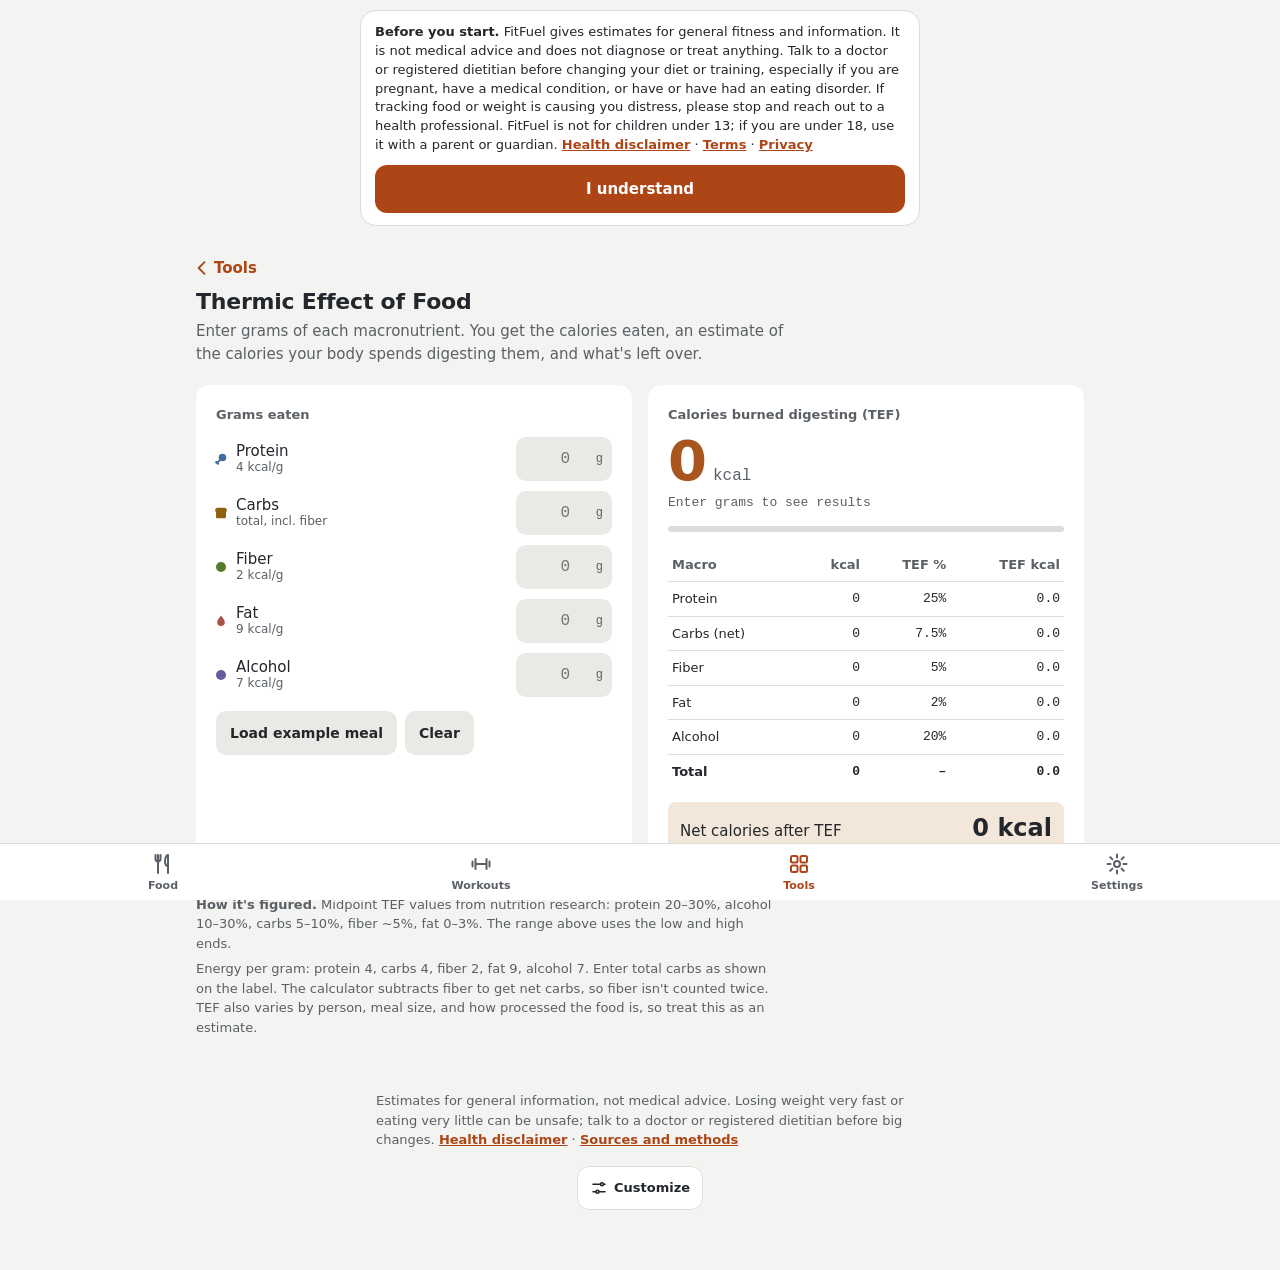
<file: fitfuel/tef/index.html>
<!DOCTYPE html> <html lang="en"> <head> <meta charset="utf-8"> <meta name="viewport" content="width=device-width,initial-scale=1,viewport-fit=cover"> <title>TEF · FitFuel</title> <link rel="manifest" href="../manifest.webmanifest"> <meta name="theme-color" content="#F3F3F1"> <meta name="apple-mobile-web-app-capable" content="yes"> <meta name="mobile-web-app-capable" content="yes"> <meta name="apple-mobile-web-app-title" content="FitFuel"> <meta name="application-name" content="FitFuel"> <meta property="og:site_name" content="FitFuel"> <link rel="apple-touch-icon" href="../icons/icon-180.png"> <link rel="stylesheet" href="../lib/ftk.css"> <script src="../lib/sync-config.js"></script> <script src="../lib/vault.js"></script> <script src="../lib/ftk.js"></script> <script src="../lib/sync.js"></script> <script src="../lib/sync-ui.js"></script> <style>:root{--bg:var(--paper);--panel:var(--card);--fg:var(--ink);--line:var(--hair);--display:var(--ui);--body:var(--ui);--ember:#A8551E;--ember-soft:#F3E6DA;--fi:#557A2E;--a:#6A5A9E}@media(prefers-color-scheme:dark){:root:not([data-theme=light]){--ember:#E3A877;--ember-soft:#3A2E24;--fi:#A9C98A;--a:#B3A6DC}}:root[data-theme=dark]{--ember:#E3A877;--ember-soft:#3A2E24;--fi:#A9C98A;--a:#B3A6DC}*{box-sizing:border-box}body{margin:0;background:var(--bg);color:var(--fg);font-family:var(--body);font-size:.9375rem;line-height:1.5}.wrap{max-width:920px;margin:0 auto;padding-block:max(16px,env(safe-area-inset-top)) 32px;padding-left:max(16px,env(safe-area-inset-left,0px));padding-right:max(16px,env(safe-area-inset-right,0px));display:flex;flex-direction:column;gap:20px}h1{font-family:var(--display);font-weight:700;font-size:1.625rem;line-height:1.1;margin:0;text-wrap:balance}.lede{color:var(--muted);margin:6px 0 0;max-width:62ch}.grid{display:grid;grid-template-columns:1fr 1fr;gap:var(--ftk-gap,16px)}@media(max-width:720px){.grid{grid-template-columns:1fr}}.panel{background:var(--panel);border:1px solid var(--line);border-radius:10px;padding:calc(var(--ftk-pad,18px) + 2px);min-width:0}.label{font-size:.6875rem;letter-spacing:.08em;text-transform:uppercase;color:var(--muted);font-weight:600}.rows{display:flex;flex-direction:column;gap:10px;margin-top:12px}.row{display:grid;grid-template-columns:10px 1fr 96px;align-items:center;gap:10px}.dot{width:10px;height:10px;border-radius:2px}.row label{display:flex;flex-direction:column;line-height:1.25}.row label small{color:var(--muted);font-size:.75rem}.field{position:relative}.field input{width:100%;font:500 1rem var(--mono);padding:8px 26px 8px 10px;border:1px solid var(--line);border-radius:6px;background:var(--bg);color:var(--fg);text-align:right;font-variant-numeric:tabular-nums}.field span{position:absolute;right:9px;top:50%;transform:translateY(-50%);color:var(--muted);font:.75rem var(--mono)}.field input:focus{outline:2px solid var(--ember);outline-offset:1px}.btns{display:flex;gap:8px;flex-wrap:wrap;margin-top:14px}button{font:500 .8125rem var(--body);min-height:44px;padding:7px 12px;border-radius:6px;border:1px solid var(--line);background:transparent;color:var(--fg);cursor:pointer}button:hover{border-color:var(--ember);color:var(--ember)}button:focus-visible{outline:2px solid var(--ember);outline-offset:2px}.big{font-family:var(--display);font-weight:700;font-size:3.5rem;line-height:1;color:var(--ember);font-variant-numeric:tabular-nums;margin-top:8px}.big small{font:500 1rem var(--mono);color:var(--muted);margin-left:6px}.range{font:.8125rem var(--mono);color:var(--muted);margin-top:6px}.bar{display:flex;height:14px;border-radius:4px;overflow:hidden;background:var(--line);margin:16px 0 6px}.bar div{height:100%;transition:width .25s}@media(prefers-reduced-motion:reduce){.bar div{transition:none}}table{width:100%;border-collapse:collapse;font-variant-numeric:tabular-nums;margin-top:10px}th,td{padding:7px 4px;text-align:right;border-bottom:1px solid var(--line);font-size:.8125rem}th{font-weight:600;color:var(--muted);font-size:.6875rem;text-transform:uppercase;letter-spacing:.06em}td:first-child,th:first-child{text-align:left}td{font-family:var(--mono)}td:first-child{font-family:var(--body)}tfoot td{font-weight:600;border-bottom:none}.net{display:flex;justify-content:space-between;align-items:baseline;gap:12px;margin-top:14px;padding:12px;border-radius:8px;background:var(--ember-soft)}.net b{font:700 1.5rem var(--display);font-variant-numeric:tabular-nums}.tw{overflow-x:auto}.notes{color:var(--muted);font-size:.8125rem;max-width:70ch}.notes p{margin:0 0 6px}.field input{min-height:44px}button{min-height:44px;padding:8px 14px;font-weight:600}button:hover{border-color:var(--accent);color:var(--accent)}.field input:focus,button:focus-visible{outline:3px solid var(--focus);outline-offset:1px}h1{letter-spacing:-.02em;font-weight:850}.panel{border-radius:16px}html,body{overflow-x:hidden}h1{font-weight:700;font-size:1.375rem;letter-spacing:-.01em}.panel{border:0;border-radius:14px}.label,th{text-transform:none;letter-spacing:0;font-size:.8125rem}.field input{border:1px solid transparent;background:var(--soft);border-radius:10px}.field input:focus{border-color:var(--accent);outline:0}.btns button{border:0;background:var(--soft);border-radius:10px;font-weight:600;font-size:.875rem}.btns button:hover{color:var(--fg)}.dot{border-radius:50%}.row .ftk-mi{margin:0;width:14px;height:14px;justify-self:center}.bar{height:6px;border-radius:3px}</style> </head> <body> <div class="wrap" id="tefWrap"> <header> <a class="ftk-back" href="../toolbox/"><svg viewBox="0 0 24 24" aria-hidden="true"><path d="M15 5l-7 7 7 7"/></svg>Tools</a> <h1>Thermic Effect of Food</h1> <p class="lede">Enter grams of each macronutrient. You get the calories eaten, an estimate of the calories your body spends digesting them, and what's left over.</p> </header> <div class="grid" data-card="calc" data-card-label="Calculator" data-card-lock> <section class="panel" aria-label="Inputs"> <div class="label">Grams eaten</div> <div class="rows" id="rows"></div> <div class="btns"> <button id="ex" type="button">Load example meal</button> <button id="clr" type="button">Clear</button> <button id="fromLog" type="button" hidden></button> </div> </section> <section class="panel" aria-live="polite"> <div class="label">Calories burned digesting (TEF)</div> <div class="big" id="tef">0<small>kcal</small></div> <div class="range" id="rng"></div> <div class="bar" id="bar"></div> <div class="tw"><table> <thead><tr><th>Macro</th><th>kcal</th><th>TEF %</th><th>TEF kcal</th></tr></thead> <tbody id="tb"></tbody> <tfoot><tr><td>Total</td><td id="tk"></td><td id="tp"></td><td id="tt"></td></tr></tfoot> </table></div> <div class="net"><span>Net calories after TEF</span><b id="net">0</b></div> </section> </div> <section class="notes" data-card="notes" data-card-label="How it's figured"> <p><strong>How it's figured.</strong> Midpoint TEF values from nutrition research: protein 20–30%, alcohol 10–30%, carbs 5–10%, fiber ~5%, fat 0–3%. The range above uses the low and high ends.</p> <p>Energy per gram: protein 4, carbs 4, fiber 2, fat 9, alcohol 7. Enter total carbs as shown on the label. The calculator subtracts fiber to get net carbs, so fiber isn't counted twice. TEF also varies by person, meal size, and how processed the food is, so treat this as an estimate.</p> </section> </div> <script>const M=[{k:"p",n:"Protein",s:"4 kcal/g",kcal:4,lo:.2,mid:.25,hi:.3,c:"--p"},{k:"c",n:"Carbs",s:"total, incl. fiber",kcal:4,lo:.05,mid:.075,hi:.1,c:"--c"},{k:"fi",n:"Fiber",s:"2 kcal/g",kcal:2,lo:.03,mid:.05,hi:.07,c:"--fi"},{k:"f",n:"Fat",s:"9 kcal/g",kcal:9,lo:0,mid:.02,hi:.03,c:"--f"},{k:"a",n:"Alcohol",s:"7 kcal/g",kcal:7,lo:.1,mid:.2,hi:.3,c:"--a"}],EX={p:45,c:72,fi:12,f:15,a:0},rows=document.getElementById("rows");M.forEach(t=>{rows.insertAdjacentHTML("beforeend",`<div class="row">${{"--p":"p","--c":"c","--f":"f"}[t.c]?`<i class="ftk-mi ${{"--p":"p","--c":"c","--f":"f"}[t.c]}"></i>`:`<span class="dot" style="background:var(${t.c})"></span>`}<label for="in-${t.k}">${t.n}<small>${t.s}</small></label><div class="field"><input id="in-${t.k}" type="number" inputmode="decimal" min="0" step="any" placeholder="0"><span>g</span></div></div>`)});const g=t=>Math.max(0,parseFloat(document.getElementById("in-"+t).value)||0),r=t=>Math.round(t);function calc(){let t=0,e=0,c=0,i=0,d="",a="";const s=n=>n==="c"?Math.max(0,g("c")-g("fi")):g(n);M.map(n=>{const o=s(n.k)*n.kcal,l=o*n.mid;return t+=o,e+=l,c+=o*n.lo,i+=o*n.hi,{m:n,kc:o,t:l}}).forEach(({m:n,kc:o,t:l})=>{d+=`<tr><td>${n.k==="c"?"Carbs (net)":n.n}</td><td>${r(o)}</td><td>${(n.mid*100).toFixed(1).replace(/\.0$/,"")}%</td><td>${l.toFixed(1)}</td></tr>`,e>0&&(a+=`<div style="width:${l/e*100}%;background:var(${n.c})" title="${n.n}"></div>`)}),document.getElementById("tb").innerHTML=d,document.getElementById("bar").innerHTML=a,document.getElementById("tef").innerHTML=`${r(e)}<small>kcal</small>`,document.getElementById("rng").textContent=t?`Range ${r(c)}–${r(i)} kcal · ${(e/t*100).toFixed(1)}% of intake`:"Enter grams to see results",document.getElementById("tk").textContent=r(t),document.getElementById("tp").textContent=t?(e/t*100).toFixed(1)+"%":"–",document.getElementById("tt").textContent=e.toFixed(1),document.getElementById("net").textContent=`${r(t-e)} kcal`}function fill(t){M.forEach(e=>document.getElementById("in-"+e.k).value=t[e.k]||""),calc()}rows.addEventListener("input",calc),document.getElementById("ex").onclick=()=>fill(EX),document.getElementById("clr").onclick=()=>fill({}),fill({}),(function(){let t=null;try{const d=JSON.parse(localStorage.getItem("ftk.log.days")||"[]");Array.isArray(d)&&d.forEach(a=>{a&&a.kcal>0&&(!t||a.date>t.date)&&(t=a)})}catch{}if(!t)return;const e=document.getElementById("fromLog"),c=new Date,i=c.getFullYear()+"-"+String(c.getMonth()+1).padStart(2,"0")+"-"+String(c.getDate()).padStart(2,"0");e.textContent=t.date===i?"Use today's food log":"Use my food log from "+new Date(t.date+"T12:00:00").toLocaleDateString(void 0,{month:"short",day:"numeric"}),e.hidden=!1,e.onclick=()=>fill({p:Math.round(t.protein||0),c:Math.round(t.carbs||0),fi:Math.round(t.fiber||0),f:Math.round(t.fat||0),a:Math.round(t.alcohol||0)})})();</script> <p class="ftk-note" style="max-width:35rem;margin:1rem auto 0;padding:0 1rem">Estimates for general information, not medical advice. Losing weight very fast or eating very little can be unsafe; talk to a doctor or registered dietitian before big changes. <a href="../legal/disclaimer.html">Health disclaimer</a> · <a href="../legal/sources.html">Sources and methods</a></p> <div class="custrow" style="display:flex;justify-content:center;margin:1rem 0 0"><button type="button" class="ftk-cbtn" data-ftk-customize="tef" aria-label="Customize this screen"><svg viewBox="0 0 24 24" aria-hidden="true"><path d="M4 7h10M18 7h2M4 17h4M12 17h8"/><circle cx="16" cy="7" r="2"/><circle cx="10" cy="17" r="2"/></svg><span>Customize</span></button></div> <script>(function(){var o=["tefWrap"],e="tef";function r(){return o.map(function(n){return document.getElementById(n)}).filter(Boolean)}function t(){r().forEach(function(n){FTK.arrangeDom(e,n)})}FTK.screens[e]={title:"TEF",cards:function(){var n=[];return r().forEach(function(i){n=n.concat(FTK.cardsIn(i))}),n}},t(),window.addEventListener("ftk:settings",t),window.addEventListener("storage",function(n){n.key==="ftk.settings"&&t()})})();</script> <script src="../nav.js"></script> </body> </html>
</file>
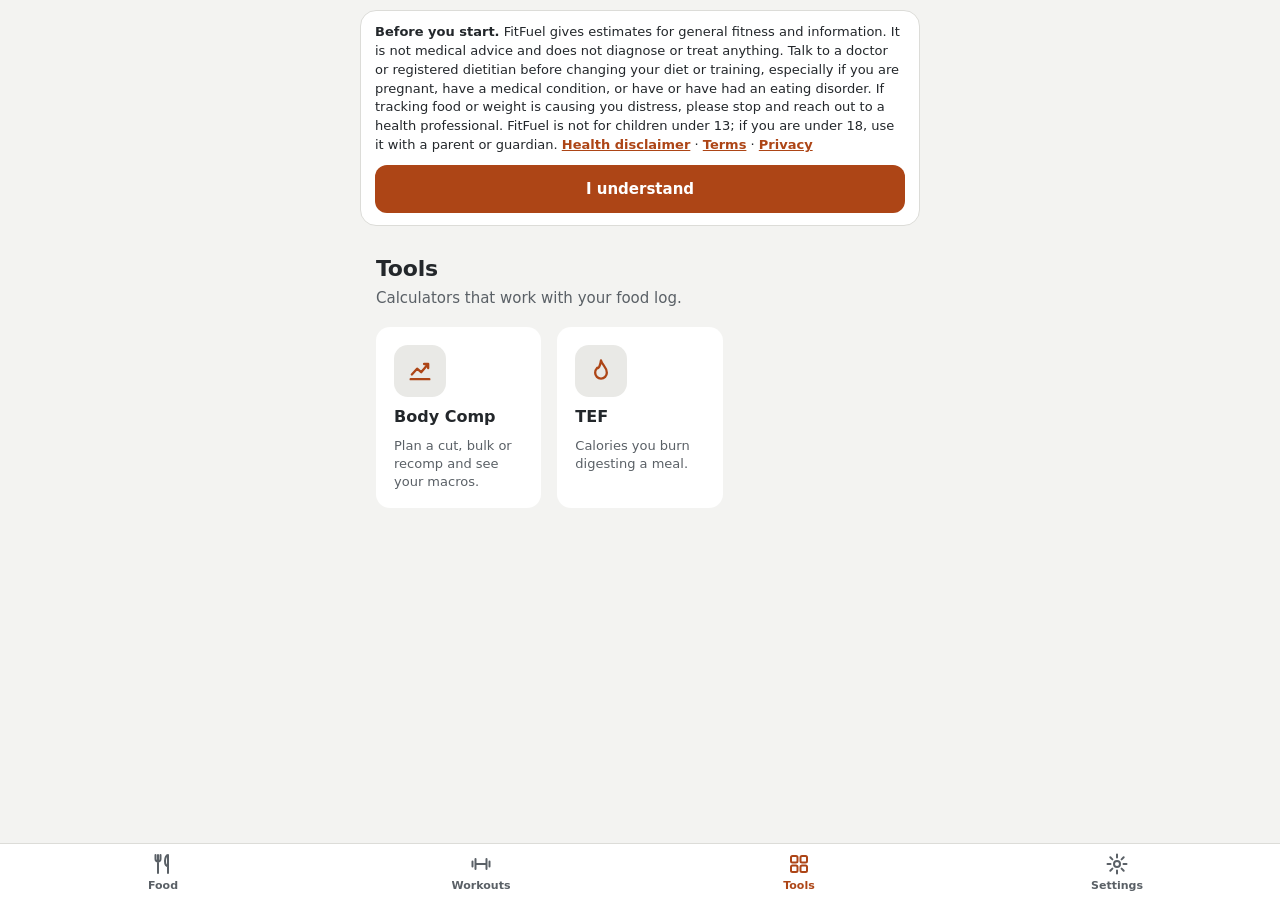
<file: fitfuel/toolbox/index.html>
<!DOCTYPE html> <html lang="en"> <head> <meta charset="utf-8"> <meta name="viewport" content="width=device-width,initial-scale=1,viewport-fit=cover"> <title>Tools · FitFuel</title> <link rel="manifest" href="../manifest.webmanifest"> <meta name="theme-color" content="#F3F3F1"> <meta name="apple-mobile-web-app-capable" content="yes"> <meta name="mobile-web-app-capable" content="yes"> <meta name="apple-mobile-web-app-title" content="FitFuel"> <meta name="application-name" content="FitFuel"> <meta property="og:site_name" content="FitFuel"> <link rel="apple-touch-icon" href="../icons/icon-180.png"> <link rel="stylesheet" href="../lib/ftk.css"> <script src="../lib/sync-config.js"></script> <script src="../lib/vault.js"></script> <script src="../lib/ftk.js"></script> <script src="../lib/sync.js"></script> <script src="../lib/sync-ui.js"></script> <style>*{box-sizing:border-box}html,body{overflow-x:hidden}body{margin:0;font:1rem/1.5 var(--ui);background:var(--paper);color:var(--ink)}.wrap{max-width:35rem;margin:0 auto;padding:max(16px,env(safe-area-inset-top)) max(16px,env(safe-area-inset-right,0px)) 32px max(16px,env(safe-area-inset-left,0px))}h1{font-size:1.375rem;font-weight:700;letter-spacing:-.01em;margin:0 0 2px}.sub{color:var(--muted);margin:0 0 18px;font-size:.9375rem}.apps{display:grid;grid-template-columns:repeat(auto-fill,minmax(9rem,1fr));gap:var(--ftk-gap,12px)}a.app{display:flex;flex-direction:column;gap:10px;text-decoration:none;color:inherit;background:var(--card);border-radius:14px;padding:var(--ftk-pad,16px);min-height:9rem}a.app:focus-visible{outline:3px solid var(--focus);outline-offset:2px}a.app:active{background:var(--soft)}.app i{width:52px;height:52px;border-radius:14px;display:grid;place-items:center;background:var(--soft);flex:none}.app svg{width:28px;height:28px;fill:none;stroke:var(--accent);stroke-width:2;stroke-linecap:round;stroke-linejoin:round}.app b{font-size:1rem;font-weight:600;line-height:1.25}.app span{color:var(--muted);font-size:.8125rem;line-height:1.35}.none{color:var(--muted);font-size:.9375rem}</style> </head> <body> <div class="wrap"> <h1>Tools</h1> <p class="sub">Calculators that work with your food log.</p> <div class="apps" id="apps"></div> <p class="none" id="none" hidden>Every tool is hidden. Turn them back on in Settings, under Start screen and tools.</p> </div> <script>(function(){var a=[{href:"body-comp/",name:"Body Comp",text:"Plan a cut, bulk or recomp and see your macros.",icon:'<path d="M4 19h16M5 15l4.5-5 3.5 3 6-7M15.500 6H19v3.500"/>'},{href:"tef/",name:"TEF",text:"Calories you burn digesting a meal.",icon:'<path d="M12 3c1 4 5 5.500 5 10.500a5 5 0 01-10 0c0-2 .8-3.200 1.800-4.300C9.600 10.600 11.500 7.500 12 3z"/>'}];function n(){var t=window.FTK&&FTK.hiddenTabs?FTK.hiddenTabs():[],i=a.filter(function(e){return t.indexOf(e.href)<0});document.getElementById("apps").innerHTML=i.map(function(e){return'<a class="app" href="../'+e.href+'"><i aria-hidden="true"><svg viewBox="0 0 24 24">'+e.icon+"</svg></i><b>"+e.name+"</b><span>"+e.text+"</span></a>"}).join(""),document.getElementById("none").hidden=i.length>0}n(),window.addEventListener("ftk:settings",n),window.addEventListener("storage",function(t){t.key==="ftk.settings"&&n()})})();</script> <script src="../nav.js"></script> </body> </html>
</file>
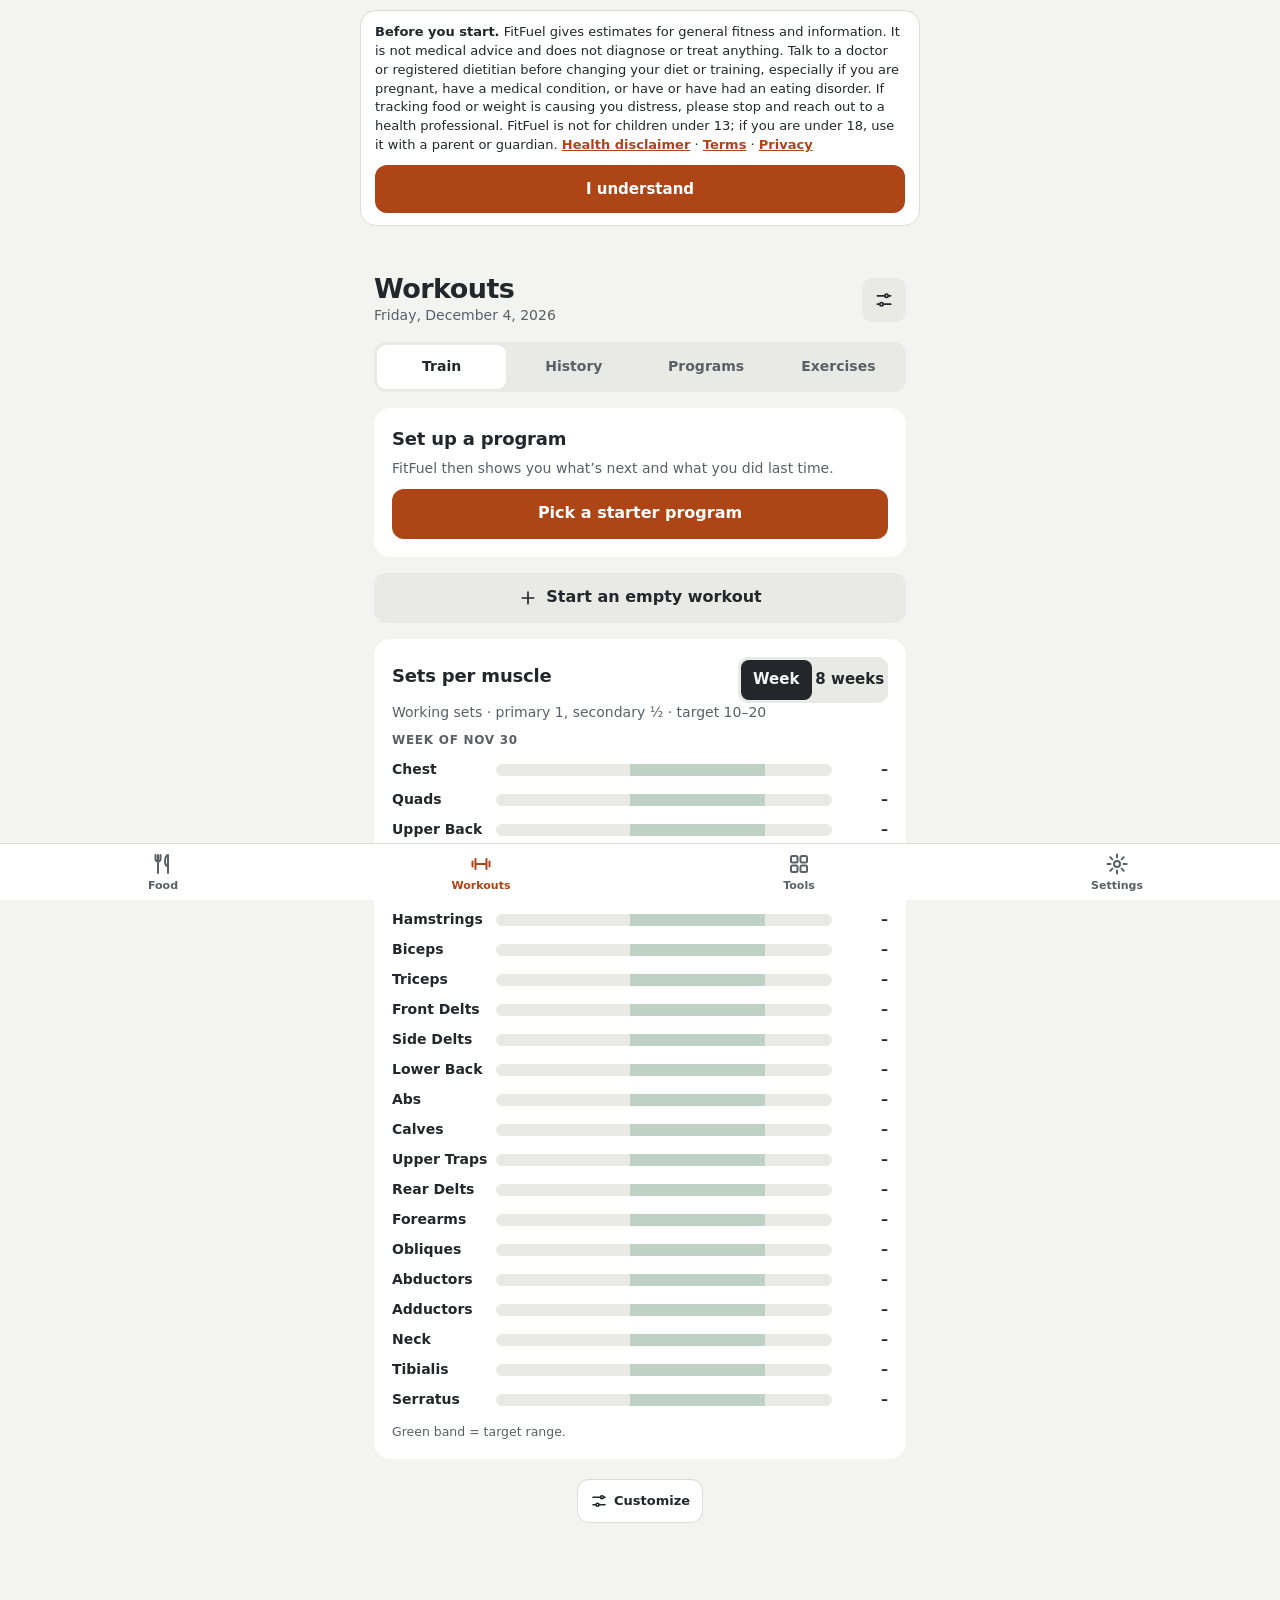
<file: fitfuel/workouts/index.html>
<!DOCTYPE html> <html lang="en"> <head> <meta charset="utf-8"> <meta name="viewport" content="width=device-width,initial-scale=1,viewport-fit=cover"> <title>Workouts · FitFuel</title> <link rel="manifest" href="../manifest.webmanifest"> <meta name="theme-color" content="#F3F3F1"> <meta name="apple-mobile-web-app-capable" content="yes"> <meta name="mobile-web-app-capable" content="yes"> <meta name="apple-mobile-web-app-title" content="FitFuel"> <meta name="application-name" content="FitFuel"> <meta property="og:site_name" content="FitFuel"> <link rel="apple-touch-icon" href="../icons/icon-180.png"> <link rel="stylesheet" href="../lib/ftk.css"> <script src="../lib/sync-config.js"></script> <script src="../lib/vault.js"></script> <script src="../lib/ftk.js"></script> <script src="../lib/sync.js"></script> <script src="../lib/sync-ui.js"></script> <style>:root{--heat: 79, 70, 229}@media(prefers-color-scheme:dark){:root:not([data-theme=light]){--heat: 138, 139, 255}}:root[data-theme=dark]{--heat: 138, 139, 255}*{box-sizing:border-box}html{-webkit-text-size-adjust:100%}body{margin:0;background:var(--paper);color:var(--ink);font-family:var(--ui);font-size:1rem;line-height:1.4;font-variant-numeric:tabular-nums;-webkit-tap-highlight-color:transparent}button,input,select,textarea{font:inherit;color:inherit}button{cursor:pointer;background:none;border:0;padding:0;text-align:inherit}:focus-visible{outline:.1875rem solid var(--focus);outline-offset:2px}.sr{position:absolute;width:1px;height:1px;overflow:hidden;clip:rect(0 0 0 0);white-space:nowrap}[hidden]{display:none!important}svg.i{width:1.25rem;height:1.25rem;stroke:currentColor;fill:none;stroke-width:2.4;stroke-linecap:round;stroke-linejoin:round;flex:none}.screen{max-width:35rem;margin:0 auto;padding:calc(.875rem + env(safe-area-inset-top)) max(.875rem,env(safe-area-inset-right)) calc(2.5rem + var(--rest-h, 0px)) max(.875rem,env(safe-area-inset-left));display:grid;gap:var(--ftk-gap, .75rem);align-content:start}.top{display:flex;align-items:center;justify-content:space-between;gap:.5rem}.top h1{margin:0;font-weight:700;font-size:1.6875rem;letter-spacing:-.02em;line-height:1.1}.top .sub{margin:2px 0 0;color:var(--muted);font-size:.875rem}.iconbtn{width:2.75rem;height:2.75rem;display:grid;place-items:center;border:1px solid var(--hair);background:var(--card);border-radius:.75rem;flex:none}.iconbtn:disabled{opacity:.35;cursor:default}.tabs{display:grid;grid-template-columns:repeat(4,1fr);background:var(--soft);border-radius:.75rem;padding:.1875rem;gap:.1875rem}.tabs button{min-height:2.75rem;border-radius:.5625rem;font-weight:600;font-size:.875rem;color:var(--muted);text-align:center}.tabs button[aria-current=page]{background:var(--card);color:var(--ink);box-shadow:0 1px .1875rem #0000001f}.card{background:var(--card);border:1px solid var(--hair);border-radius:1rem;padding:var(--ftk-pad, .875rem);min-width:0}.card>h2,.sec{margin:0 0 .5rem;font-size:1.125rem;font-weight:600;letter-spacing:-.01em}.k{font-size:.75rem;font-weight:600;text-transform:uppercase;letter-spacing:.06em;color:var(--muted)}.muted{color:var(--muted)}.small{font-size:.875rem}.tiny{font-size:.7812rem}.row{display:flex;align-items:center;gap:.5rem;min-width:0}.row.wrap{flex-wrap:wrap}.grow{flex:1;min-width:0}.right{margin-left:auto}.badge{display:inline-flex;align-items:center;gap:.25rem;font-size:.75rem;font-weight:600;padding:2px .5rem;border-radius:62.4375rem;background:var(--soft);color:var(--ink);white-space:nowrap}.badge.acc{background:var(--accent);color:var(--on-accent)}.badge.warn{background:transparent;border:1px solid var(--warn);color:var(--warn)}.badge.pr{background:#f59e0b;color:#1c1300}.empty{text-align:center;color:var(--muted);padding:1.125rem .5rem}.empty b{display:block;color:var(--ink);font-size:1.0625rem;margin-bottom:.25rem}.btn{display:inline-flex;align-items:center;justify-content:center;gap:.5rem;min-height:3.125rem;padding:0 1.125rem;background:var(--ink);color:var(--paper);font-weight:600;font-size:1rem;border:1px solid var(--ink);border-radius:.8125rem;text-align:center;width:100%}.btn.acc{background:var(--accent);border-color:var(--accent);color:var(--on-accent)}.btn.ghost{background:transparent;color:var(--ink)}.btn.danger{background:transparent;color:var(--over);border-color:var(--over)}.btn.sm{min-height:2.75rem;font-size:.9375rem;padding:0 .875rem;width:auto}.btn:disabled{opacity:.45;cursor:default}.btns{display:grid;gap:.5rem}.btns.two{grid-template-columns:1fr 1fr}details.card.fold>summary{list-style:none;display:flex;align-items:center;gap:.5rem;min-height:2.75rem;cursor:pointer;margin:0;font-size:1.125rem;font-weight:600}details.card.fold>summary::-webkit-details-marker{display:none}details.card.fold>summary:after{content:"";margin-left:auto;flex:none;width:.5rem;height:.5rem;border-right:2.5px solid var(--muted);border-bottom:2.5px solid var(--muted);transform:translateY(-2px) rotate(45deg)}details.card.fold[open]>summary:after{transform:translateY(2px) rotate(-135deg)}details.card.fold[open]>summary{margin-bottom:.5rem}.subcard{margin:.75rem 0 0;padding:.75rem 0 0;border-top:1px solid var(--hair)}.subcard:first-of-type{margin-top:0;padding-top:0;border-top:0}.sub3{margin:0 0 .375rem;font-size:1rem;font-weight:600}.custrow{display:flex;justify-content:center;margin-top:.25rem}.linkbtn{color:var(--accent);font-weight:600;min-height:2.75rem;display:inline-flex;align-items:center;gap:.375rem}.field{display:grid;gap:.3125rem;margin:0 0 .75rem;min-width:0}.field>label,.lbl{font-size:.8125rem;font-weight:600;color:var(--muted)}.input{width:100%;min-height:3rem;padding:0 .75rem;font-size:max(16px,1.0625rem);background:var(--paper);border:1px solid var(--hair);border-radius:.6875rem}.input:focus{border-color:var(--accent);outline:none}textarea.input{min-height:4.5rem;padding:.625rem .75rem;resize:vertical}select.input{appearance:none;-webkit-appearance:none;background-image:linear-gradient(45deg,transparent 50%,var(--muted) 50%),linear-gradient(135deg,var(--muted) 50%,transparent 50%);background-position:calc(100% - 1.125rem) 1.3125rem,calc(100% - .8125rem) 1.3125rem;background-size:.3125rem .3125rem;background-repeat:no-repeat;padding-right:2rem}.grid2{display:grid;grid-template-columns:1fr 1fr;gap:.625rem}.grid3{display:grid;grid-template-columns:repeat(3,1fr);gap:.5rem}.seg{display:grid;grid-auto-flow:column;grid-auto-columns:1fr;border:1px solid var(--hair);border-radius:.6875rem;overflow:hidden}.seg label{position:relative;display:block}.seg input{position:absolute;opacity:0;inset:0;margin:0}.seg span{display:grid;place-items:center;min-height:2.75rem;font-size:.9375rem;font-weight:600}.seg input:checked+span{background:var(--ink);color:var(--paper)}.seg input:focus-visible+span{outline:.1875rem solid var(--focus);outline-offset:-4px}.check{display:flex;align-items:center;gap:.625rem;min-height:2.75rem;font-weight:600}.check input{width:1.375rem;height:1.375rem;accent-color:var(--accent);flex:none;margin:0}.err{color:var(--over);font-weight:600;font-size:.875rem;margin:.25rem 0 .5rem}.err:empty{display:none}.note{color:var(--muted);font-size:.875rem;margin:0 0 .625rem}.banner{border:1px solid var(--over);color:var(--ink);background:color-mix(in srgb,var(--over) 10%,var(--card));border-radius:.875rem;padding:.75rem .875rem;font-size:.9375rem}.banner b{color:var(--over)}.li{display:flex;align-items:center;gap:.75rem;width:100%;min-height:3.5rem;padding:.625rem 0;border-top:1px solid var(--hair);text-align:left}.li:first-child{border-top:0}.li .lt{flex:1;min-width:0}.li .lt b{display:block;font-weight:600;overflow-wrap:anywhere}.li .lt span{display:block;color:var(--muted);font-size:.8438rem}.chev{color:var(--muted)}.hero{background:var(--card);border:1px solid var(--ink);border-radius:1.125rem;padding:1rem}.hero h2{margin:2px 0 .25rem;font-size:1.5rem;font-weight:700;letter-spacing:-.02em;overflow-wrap:anywhere}.hero ol{margin:.5rem 0 .75rem;padding-left:1.25rem;color:var(--muted);font-size:.9062rem}.mrow{display:grid;grid-template-columns:6rem 1fr 3rem;align-items:center;gap:.5rem;min-height:1.875rem;font-size:.875rem}.mrow .mn{overflow:hidden;text-overflow:ellipsis;white-space:nowrap;font-weight:600}.mrow .mv{text-align:right;font-weight:600}.mbar{position:relative;height:.75rem;background:var(--soft);border-radius:.375rem;overflow:hidden}.mbar .zone{position:absolute;top:0;bottom:0;background:color-mix(in srgb,var(--good) 22%,transparent)}.mbar .fill{position:absolute;left:0;top:.1875rem;bottom:.1875rem;border-radius:.1875rem;background:var(--ink)}.mstate{font-size:.7188rem;font-weight:600}.heat{display:grid;gap:2px;font-size:.7188rem;overflow-x:auto}.heat .hc{min-width:1.875rem;height:1.625rem;display:grid;place-items:center;border-radius:.3125rem;font-weight:600}.heat .hh{font-weight:600;color:var(--muted);text-align:center;white-space:nowrap}.heat .hm{white-space:nowrap;font-weight:600;padding-right:.375rem;display:flex;align-items:center}.lvtop{position:sticky;top:0;z-index:30;margin:calc(-14px - env(safe-area-inset-top)) -14px 0;padding:calc(.5rem + env(safe-area-inset-top)) .875rem .5rem;background:color-mix(in srgb,var(--paper) 92%,transparent);backdrop-filter:blur(.625rem);-webkit-backdrop-filter:blur(.625rem);border-bottom:1px solid var(--hair);display:flex;align-items:center;gap:.5rem}.lvtop .tt{flex:1;min-width:0}.lvtop .tt b{display:block;font-size:1.0625rem;font-weight:600;white-space:nowrap;overflow:hidden;text-overflow:ellipsis}.lvtop .tt span{color:var(--muted);font-size:.8438rem;font-weight:500}.lvtop .ctl svg{width:1.25rem;height:1.25rem}.lvtop .ctl.stop{color:var(--over)}.lvtop.paused .ctl[data-act=pause]{background:var(--accent);border-color:var(--accent);color:var(--on-accent)}.pausedtag{color:var(--warn);font-weight:600}.exc{background:var(--card);border:1px solid var(--hair);border-radius:1rem;padding:.75rem .75rem .5rem;min-width:0}.ssgrp{position:relative;display:grid;gap:.5rem;padding:.5rem .5rem .5rem 1.375rem;border:1.5px dashed color-mix(in srgb,var(--accent) 55%,var(--hair));border-radius:1.125rem;background:color-mix(in srgb,var(--accent) 5%,transparent)}.ssgrp:before{content:"";position:absolute;left:.6875rem;top:2.25rem;bottom:1.25rem;width:.1875rem;border-radius:.125rem;background:var(--accent);opacity:.7}.sshead{display:flex;align-items:center;gap:.375rem;margin-left:-.875rem;font-size:.75rem;font-weight:600;color:var(--accent);text-transform:uppercase;letter-spacing:.05em}.sshead svg{width:1rem;height:1rem}.ssflow{display:block;font-size:.8125rem;font-weight:600;margin:-.25rem 0 0}.ssgrp .exc{position:relative}.ssgrp .exc:before{content:"";position:absolute;left:-.75rem;top:1.375rem;width:.6875rem;height:.1875rem;border-radius:.125rem;background:var(--accent);opacity:.7}.exc.cur{border:2px solid var(--accent);box-shadow:0 0 0 .25rem color-mix(in srgb,var(--accent) 16%,transparent)}.exc.nxt{border-style:dashed;border-color:color-mix(in srgb,var(--accent) 55%,var(--hair))}.exh .badge.nowtag,.exh .badge.nexttag{flex:none}.badge.nexttag{background:transparent;border:1px solid color-mix(in srgb,var(--accent) 60%,var(--hair));color:var(--ink)}tr.cur td{background:color-mix(in srgb,var(--accent) 10%,transparent)}tr.cur td:first-child{border-radius:.625rem 0 0 .625rem;box-shadow:inset .25rem 0 0 var(--accent)}tr.cur td:last-child{border-radius:0 .625rem .625rem 0}tr.cur .tick{border-color:var(--accent);color:var(--accent)}tr.nxt td:first-child{box-shadow:inset .25rem 0 color-mix(in srgb,var(--accent) 40%,transparent);border-radius:.625rem 0 0 .625rem}.plateline{font-size:.8125rem;font-weight:500;margin:.25rem 0 .375rem;padding:.375rem .5625rem;border-radius:.5625rem;background:var(--soft)}.sets.wide .cell{font-size:max(16px,1rem)}.xopts{margin:.75rem 0 0;border-top:1px solid var(--hair);padding-top:.625rem}.exc.skipped{opacity:.55}.exh{display:flex;align-items:flex-start;gap:.5rem}.exh .en{flex:1;min-width:0;text-align:left;min-height:2.75rem;display:flex;flex-direction:column;justify-content:center}.exh .en b{font-size:1.0625rem;font-weight:600;overflow-wrap:anywhere}.exh .en span{color:var(--muted);font-size:.8125rem}.exmeta{font-size:.8438rem;color:var(--muted);margin:2px 0}.exmeta b{color:var(--ink);font-weight:600}.sets{width:100%;border-collapse:separate;border-spacing:0 .3125rem;margin-top:2px}.sets th{font-size:.7188rem;font-weight:600;color:var(--muted);text-transform:uppercase;letter-spacing:.05em;text-align:center;padding:0 2px}.sets td{padding:0 2px;text-align:center;vertical-align:middle}.sets td.sn{width:2.875rem}.sets td.ck{width:3.125rem}.setno{width:2.75rem;height:2.75rem;border-radius:.625rem;font-weight:600;font-size:.875rem;display:grid;place-items:center;background:var(--soft);line-height:1}.setno small{display:block;font-size:.625rem;font-weight:600;color:var(--muted)}.setno.wu{color:var(--warn)}.setno.fail{color:var(--over)}.setno.drop,.setno.myo{color:var(--accent)}.cell{width:100%;min-width:0;height:2.875rem;border:1px solid var(--hair);background:var(--paper);border-radius:.625rem;text-align:center;font-size:max(16px,1.125rem);font-weight:600;padding:0 2px}.cell::placeholder{color:var(--muted);opacity:.6;font-weight:500}.cell:focus{border-color:var(--accent);outline:none}.tick{width:2.875rem;height:2.875rem;border-radius:.75rem;border:1px solid var(--hair);display:grid;place-items:center;color:var(--muted)}.tick svg{width:1.375rem;height:1.375rem;stroke-width:3}tr.done .tick{background:var(--good);border-color:var(--good);color:#fff}tr.done .cell{background:color-mix(in srgb,var(--good) 10%,var(--card));border-color:color-mix(in srgb,var(--good) 35%,var(--hair))}tr.prrow .setno{box-shadow:inset 0 0 0 2px #f59e0b}.exfoot{display:flex;gap:.375rem;flex-wrap:wrap;margin-top:2px}.exfoot .linkbtn{padding:0 .375rem}.restbar{position:fixed;left:0;right:0;bottom:var(--ftk-nav-h, calc(4rem + env(safe-area-inset-bottom, 0px)) );z-index:40;pointer-events:none}.restbar .rb{pointer-events:auto;max-width:35rem;margin:0 auto .5rem;width:calc(100% - 1.25rem);background:var(--ink);color:var(--paper);border-radius:1rem;padding:.5rem .5rem .5rem .875rem;display:flex;align-items:center;gap:.375rem;box-shadow:0 .375rem 1.375rem #00000047;position:relative;overflow:hidden}.restbar .rt{flex:1;min-width:0;text-align:left;background:none;padding:0;min-height:2.75rem;color:inherit}.restbar .rt:focus-visible{outline:2px solid var(--accent);outline-offset:2px}.restbar.idle .rb{background:var(--card);color:var(--ink);border:1px solid var(--hair);box-shadow:0 .25rem .875rem #0000001f}.restbar.idle button:not(.rt){background:var(--soft);color:var(--ink)}.restbar.idle button.go{background:var(--accent);color:var(--on-accent)}.restbar button.go svg{width:1.125rem;height:1.125rem}.restbar .rt b{font-size:1.5rem;font-weight:700;display:block;line-height:1.1}.restbar .rt span{font-size:.7812rem;opacity:.8}.restbar button{min-width:3.125rem;min-height:2.75rem;border-radius:.6875rem;background:color-mix(in srgb,var(--paper) 16%,transparent);color:var(--paper);font-weight:600;font-size:.9375rem;text-align:center;padding:0 .5rem}.restbar .prog{position:absolute;left:0;bottom:0;height:.25rem;background:var(--accent)}.restbar.over .rb{background:var(--good);color:#052e14}.restbar.over button{color:#052e14}.scrim{position:fixed;inset:0;z-index:60;background:#00000080;opacity:0;transition:opacity .18s}.scrim.open{opacity:1}.sheet{position:absolute;left:50%;bottom:0;width:100%;max-width:35rem;max-height:92%;overflow-y:auto;overscroll-behavior:contain;transform:translate(-50%,100%);transition:transform .2s ease-out;background:var(--card);border-radius:1.25rem 1.25rem 0 0;padding:.875rem max(.875rem,env(safe-area-inset-right)) calc(1.25rem + env(safe-area-inset-bottom)) max(.875rem,env(safe-area-inset-left))}.scrim.open .sheet{transform:translate(-50%)}.sheet-head{display:flex;align-items:center;justify-content:space-between;gap:.625rem;margin-bottom:.625rem}.sheet-head h2{margin:0;font-size:1.3125rem;font-weight:700;letter-spacing:-.02em;overflow-wrap:anywhere}.menu button{display:flex;align-items:center;gap:.75rem;width:100%;min-height:3.125rem;border-top:1px solid var(--hair);font-weight:500;padding:0 .25rem}.menu button:first-child{border-top:0}.menu button.dz{color:var(--over)}.chips{display:flex;gap:.375rem;overflow-x:auto;padding-bottom:2px}.chip{flex:none;min-height:2.5rem;padding:0 .75rem;border-radius:62.4375rem;border:1px solid var(--hair);font-weight:600;font-size:.875rem}.chip[aria-pressed=true]{background:var(--ink);color:var(--paper);border-color:var(--ink)}.mgrid{display:grid;grid-template-columns:1fr 1fr;gap:0 .625rem}.platevis{display:flex;align-items:center;gap:.1875rem;min-height:5.625rem;justify-content:center;margin:.5rem 0}.platevis .bar{width:3.75rem;height:.625rem;background:var(--muted);border-radius:.1875rem}.platevis .pl{width:1rem;border-radius:.1875rem;background:var(--accent);color:var(--on-accent);font-size:.625rem;font-weight:600;display:grid;place-items:center;writing-mode:vertical-rl}.toast{position:fixed;left:50%;transform:translate(-50%);bottom:calc(var(--ftk-nav-h, 4.375rem) + var(--rest-h, 0px) + .75rem);z-index:70;background:var(--ink);color:var(--paper);padding:.625rem .75rem .625rem 1rem;border-radius:.875rem;font-weight:500;font-size:.9375rem;display:flex;gap:.75rem;align-items:center;max-width:calc(100% - 1.5rem);box-shadow:0 .375rem 1.25rem #00000040;opacity:0;pointer-events:none;transition:opacity .2s}.toast.on{opacity:1;pointer-events:auto}.toast button{color:var(--accent);font-weight:700;min-height:2.25rem;padding:0 .375rem;filter:brightness(1.3)}.cal{display:grid;grid-template-columns:repeat(7,1fr);gap:.25rem;text-align:center}.cal .dh{font-size:.7188rem;font-weight:600;color:var(--muted);padding:2px 0}.cal .dc{min-height:2.5rem;border-radius:.625rem;display:grid;place-items:center;font-size:.875rem;font-weight:600;position:relative}.cal .dc.has{background:var(--ink);color:var(--paper);font-weight:700}.cal .dc.today{box-shadow:inset 0 0 0 2px var(--accent)}.cal .dc.sel{outline:.1875rem solid var(--accent);outline-offset:1px}.stats3{display:grid;grid-template-columns:repeat(3,1fr);gap:.5rem}.stat{background:var(--soft);border-radius:.75rem;padding:.625rem}.stat b{display:block;font-size:1.25rem;font-weight:700;letter-spacing:-.02em}.stat span{font-size:.75rem;color:var(--muted);font-weight:600}.setline{display:flex;gap:.5rem;align-items:baseline;padding:.1875rem 0;font-size:.9375rem}.setline .sl{width:2.125rem;color:var(--muted);font-weight:600;font-size:.8125rem;flex:none}.chart{position:relative;padding-top:1.75rem}.chart svg{width:100%;height:auto;display:block;overflow:visible}.chart .grid line{stroke:var(--hair);stroke-width:1}.chart .axis text{fill:var(--muted);font-size:.6875rem}.chart .ln{fill:none;stroke:var(--accent);stroke-width:2;stroke-linejoin:round}.chart .pt{fill:var(--accent);stroke:var(--card);stroke-width:2}.chart .tip{position:absolute;pointer-events:none;background:var(--ink);color:var(--paper);font-size:.8125rem;font-weight:500;padding:.375rem .5625rem;border-radius:.5625rem;white-space:nowrap;transform:translate(-50%,-110%)}.chart .xh{stroke:var(--muted);stroke-width:1;stroke-dasharray:3 3}table.dt{width:100%;border-collapse:collapse;font-size:.875rem}table.dt th,table.dt td{padding:.375rem .25rem;border-top:1px solid var(--hair);text-align:left}table.dt td.n,table.dt th.n{text-align:right}details.more{border:1px solid var(--hair);border-radius:.75rem;padding:0 .75rem;margin-top:.5rem}details.more>summary{min-height:2.875rem;display:flex;align-items:center;font-weight:600;cursor:pointer}details.more[open]{padding-bottom:.625rem}.pday{border:1px solid var(--hair);border-radius:.875rem;margin-top:.5rem;background:var(--card)}.pday>summary{list-style:none;display:flex;align-items:center;gap:.5rem;min-height:3.25rem;padding:.25rem .75rem;cursor:pointer;font-weight:600}.pday>summary::-webkit-details-marker{display:none}.pday .pdb{padding:0 .75rem .75rem}.pex{border-top:1px solid var(--hair);padding-top:.625rem;margin-top:.625rem}.pset{display:grid;grid-template-columns:1.25rem 1.15fr 1.3fr .75fr 1.1fr 2.5rem;gap:.25rem;align-items:center;margin-top:.25rem}.pset .input{min-height:2.75rem;font-size:max(16px,1rem);padding:0 .375rem;text-align:center}.pset select.input{text-align:left;padding:0 1.375rem 0 .375rem;background-position:calc(100% - .8125rem) 1.1875rem,calc(100% - .5rem) 1.1875rem}.pseth{display:grid;grid-template-columns:1.25rem 1.15fr 1.3fr .75fr 1.1fr 2.5rem;gap:.25rem;font-size:.6875rem;font-weight:600;color:var(--muted);text-transform:uppercase;margin-top:.375rem}.mini{width:2.5rem;height:2.5rem;border-radius:.625rem;display:grid;place-items:center;color:var(--muted)}.mini svg{width:1.125rem;height:1.125rem}.tools{display:flex;gap:2px;flex-wrap:wrap}.sortc{display:contents}.exh .ftk-grip,.pex .ftk-grip,.pday>summary .ftk-grip,.pbrest .ftk-grip,.sshead .ftk-grip{margin:0 -.25rem 0 -.5rem}.pbrest .ftk-grip{margin-left:-.5rem}.card>.row>.ftk-grip{margin:0 -.25rem 0 -.5rem}.pslink{margin-top:.25rem}.mini.sq{width:2.75rem;height:2.75rem;flex:none;border:1px solid var(--hair);color:var(--ink);font-size:1.375rem;font-weight:600;line-height:1}.mini.sq:disabled{opacity:.4}.psn{min-width:2.25rem;text-align:center;font-size:1.125rem;font-variant-numeric:tabular-nums}.mrow.g{grid-template-columns:6rem 1fr 4.5rem}.mrow .mg{color:var(--muted);font-weight:500}.mrow.on .mv{color:var(--good)}.mrow.over .mv{color:var(--warn)}.mbar .tick{position:absolute;top:0;bottom:0;width:2px;background:var(--good)}.mbtn{display:block;width:100%;text-align:left;border-radius:.5rem}.mbtn .mrow{grid-template-columns:6rem 1fr 3rem .875rem;min-height:2.75rem}.mbtn .mrow.g{grid-template-columns:6rem 1fr 4.5rem .875rem}.mbtn svg{width:.875rem;height:.875rem;color:var(--muted)}.pschips{display:flex;flex-wrap:wrap;gap:.375rem;margin-top:.375rem}.pschips button{min-height:2.75rem;padding:0 .875rem;border-radius:62.4375rem;background:var(--soft);font-size:.875rem;font-weight:600}.psx{padding:.375rem 0;border-top:1px solid var(--hair)}.psx b{overflow-wrap:anywhere}.stats3.two{grid-template-columns:1fr 1fr}.stat.on b{color:var(--good)}.stat.over b{color:var(--warn)}.stat .row .mini.sq{width:2.5rem;height:2.5rem;background:var(--card)}.pbrest{min-height:2.75rem;padding:0 .75rem;margin-top:.5rem}.pbg{display:grid;grid-template-columns:1fr 2.75rem 4rem 2.75rem;gap:.375rem;align-items:center;min-height:3.25rem;border-top:1px solid var(--hair)}.pbg label{font-weight:600}.pbg .input{min-height:2.75rem;padding:0 .25rem;text-align:center}@media(min-width:43.75rem){.screen{padding-top:calc(1.375rem + env(safe-area-inset-top))}}.screen>.top{position:sticky;top:calc(.5rem + env(safe-area-inset-top,0px));z-index:21;background:var(--paper);box-shadow:0 0 0 .625rem var(--paper),0 calc(-1*env(safe-area-inset-top,0px)) 0 .625rem var(--paper)}.screen>.top:has(+.tabs){min-height:3.25rem}.screen>.top+.tabs{position:sticky;top:calc(.5rem + env(safe-area-inset-top,0px) + 3.25rem + var(--ftk-gap, .75rem));z-index:20;box-shadow:0 0 0 .625rem var(--paper)}:root[data-ts=s] .iconbtn,:root[data-ts=s] .setno{width:44px;height:44px}:root[data-ts=s] .tabs button,:root[data-ts=s] .input,:root[data-ts=s] .seg span,:root[data-ts=s] .check,:root[data-ts=s] .btn,:root[data-ts=s] .linkbtn,:root[data-ts=s] summary,:root[data-ts=s] .chip,:root[data-ts=s] .exh .en,:root[data-ts=s] .restbar button{min-height:44px}.chip{min-height:max(2.75rem,44px)}.scrim{top:var(--ftk-vvt, 0px);bottom:auto;height:var(--ftk-vvh, 100%)}html,body{overflow-x:hidden;overflow-x:clip}.card{border:0}.input{border:1px solid transparent;background:var(--soft)}.input:focus{border-color:var(--accent)}input[type=time],input[type=date]{min-width:0;max-width:100%}.iconbtn{border:0;background:var(--soft);border-radius:.625rem}.btn{border:0;border-radius:.75rem;background:var(--accent);color:var(--on-accent)}.btn.ghost{background:var(--soft);color:var(--ink)}.btn.danger{background:var(--soft);color:var(--over)}.seg{border:0;background:var(--soft);border-radius:.625rem;padding:3px;gap:3px;overflow:visible}.seg span{border-radius:.5rem;min-height:2.5rem}.tabs button[aria-current=page]{box-shadow:none}.iconbtn svg,.btn svg,.chev svg,.tabs svg{stroke-width:2}.banner.note{border-color:var(--hair);background:var(--card);margin-bottom:.625rem}.banner.note b{color:var(--ink)}.pfmt{margin-top:.25rem}.pset.fmt,.pseth.fmt{grid-template-columns:1.15fr 1.3fr .75fr 1.1fr}</style> </head> <body> <div id="app"><div class="screen"><p class="muted" role="status">Opening your workouts…</p></div></div> <div id="restbar" class="restbar" hidden></div> <div id="sheet-root" class="scrim" hidden></div> <div id="toast" class="toast" role="status" aria-live="polite"></div> <noscript><p style="padding:20px">Workouts needs JavaScript.</p></noscript> <script src="exercises.js"></script> <script src="core.js"></script> <script src="app.js"></script> <script src="../nav.js"></script> </body> </html>
</file>
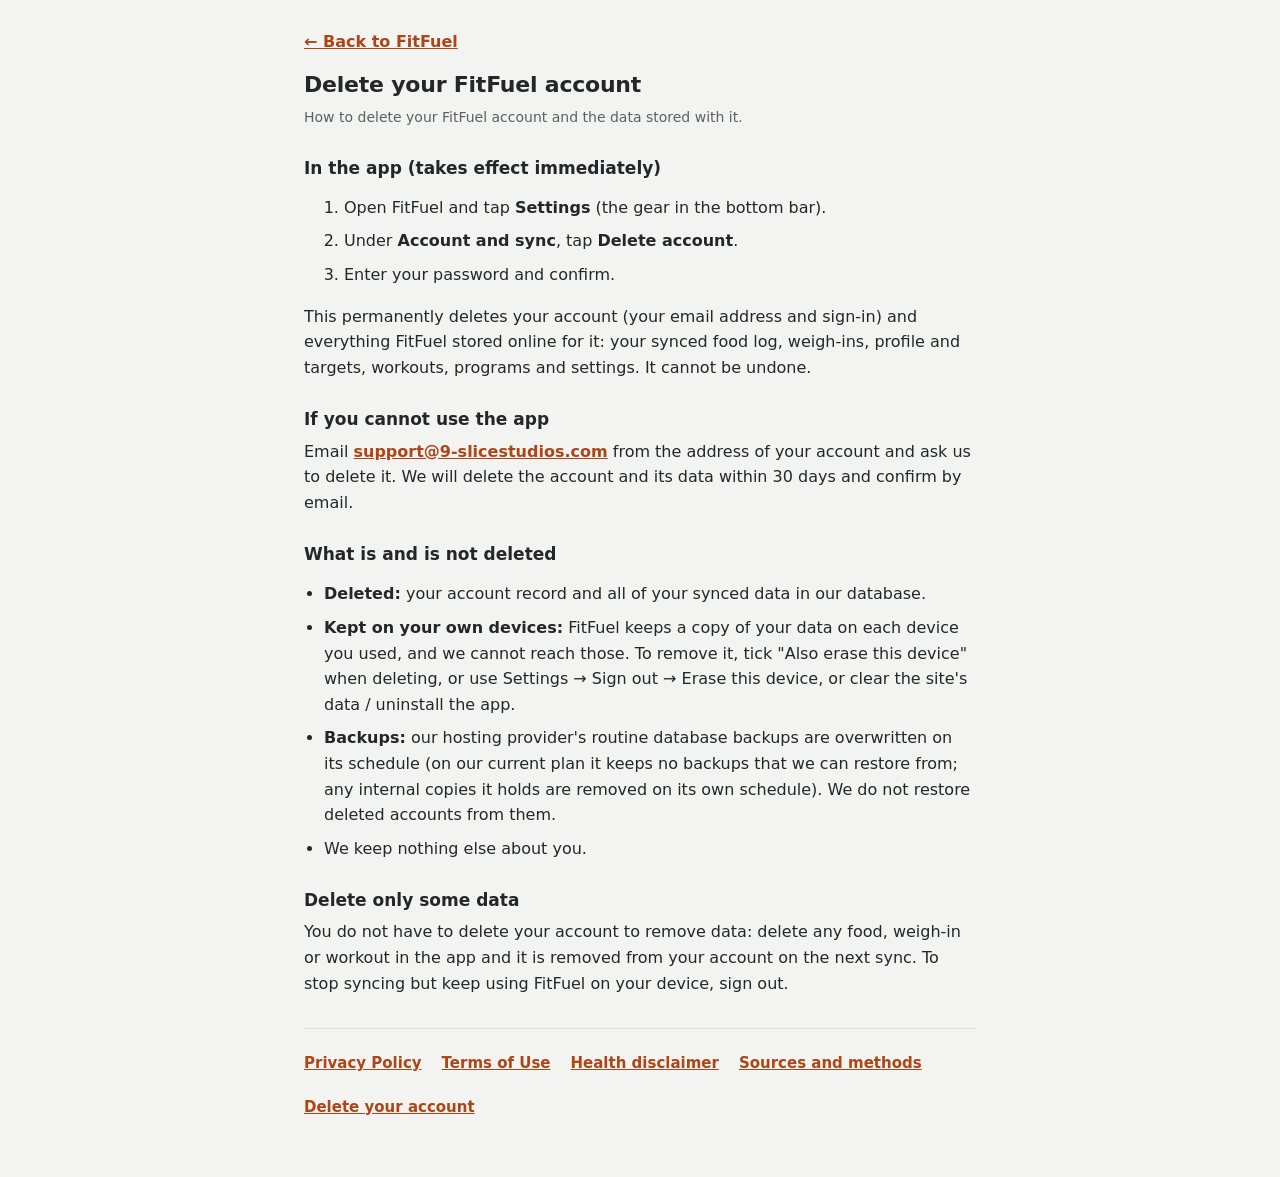
<file: fitfuel/legal/delete-account.html>
<!DOCTYPE html> <html lang="en"> <head> <meta charset="utf-8"> <meta name="viewport" content="width=device-width,initial-scale=1,viewport-fit=cover"> <title>Delete your FitFuel account · FitFuel</title> <meta name="description" content="How to delete your FitFuel account and data, in the app or by request."> <link rel="manifest" href="../manifest.webmanifest"> <meta name="theme-color" content="#F3F3F1"> <link rel="apple-touch-icon" href="../icons/icon-180.png"> <link rel="stylesheet" href="../lib/ftk.css"> <script src="../lib/sync-config.js"></script> <script src="../lib/ftk.js"></script> </head> <body class="ftk-docpage"> <main class="ftk-doc"> <nav class="back" aria-label="Back"><a href="../">&larr; Back to FitFuel</a></nav> <h1>Delete your FitFuel account</h1> <p class="meta">How to delete your FitFuel account and the data stored with it.</p> <h2>In the app (takes effect immediately)</h2> <ol> <li>Open FitFuel and tap <b>Settings</b> (the gear in the bottom bar).</li> <li>Under <b>Account and sync</b>, tap <b>Delete account</b>.</li> <li>Enter your password and confirm.</li> </ol> <p>This permanently deletes your account (your email address and sign-in) and everything FitFuel stored online for it: your synced food log, weigh-ins, profile and targets, workouts, programs and settings. It cannot be undone.</p> <h2>If you cannot use the app</h2> <p>Email <a href="mailto:support@9-slicestudios.com">support@9-slicestudios.com</a> from the address of your account and ask us to delete it. We will delete the account and its data within 30 days and confirm by email.</p> <h2>What is and is not deleted</h2> <ul> <li><b>Deleted:</b> your account record and all of your synced data in our database.</li> <li><b>Kept on your own devices:</b> FitFuel keeps a copy of your data on each device you used, and we cannot reach those. To remove it, tick "Also erase this device" when deleting, or use Settings &rarr; Sign out &rarr; Erase this device, or clear the site's data / uninstall the app.</li> <li><b>Backups:</b> our hosting provider's routine database backups are overwritten on its schedule (on our current plan it keeps no backups that we can restore from; any internal copies it holds are removed on its own schedule). We do not restore deleted accounts from them.</li> <li>We keep nothing else about you.</li> </ul> <h2>Delete only some data</h2> <p>You do not have to delete your account to remove data: delete any food, weigh-in or workout in the app and it is removed from your account on the next sync. To stop syncing but keep using FitFuel on your device, sign out.</p> <nav class="more" aria-label="Legal pages"><a href="privacy.html">Privacy Policy</a><a href="terms.html">Terms of Use</a><a href="disclaimer.html">Health disclaimer</a><a href="sources.html">Sources and methods</a><a href="delete-account.html">Delete your account</a></nav> </main> </body> </html>
</file>
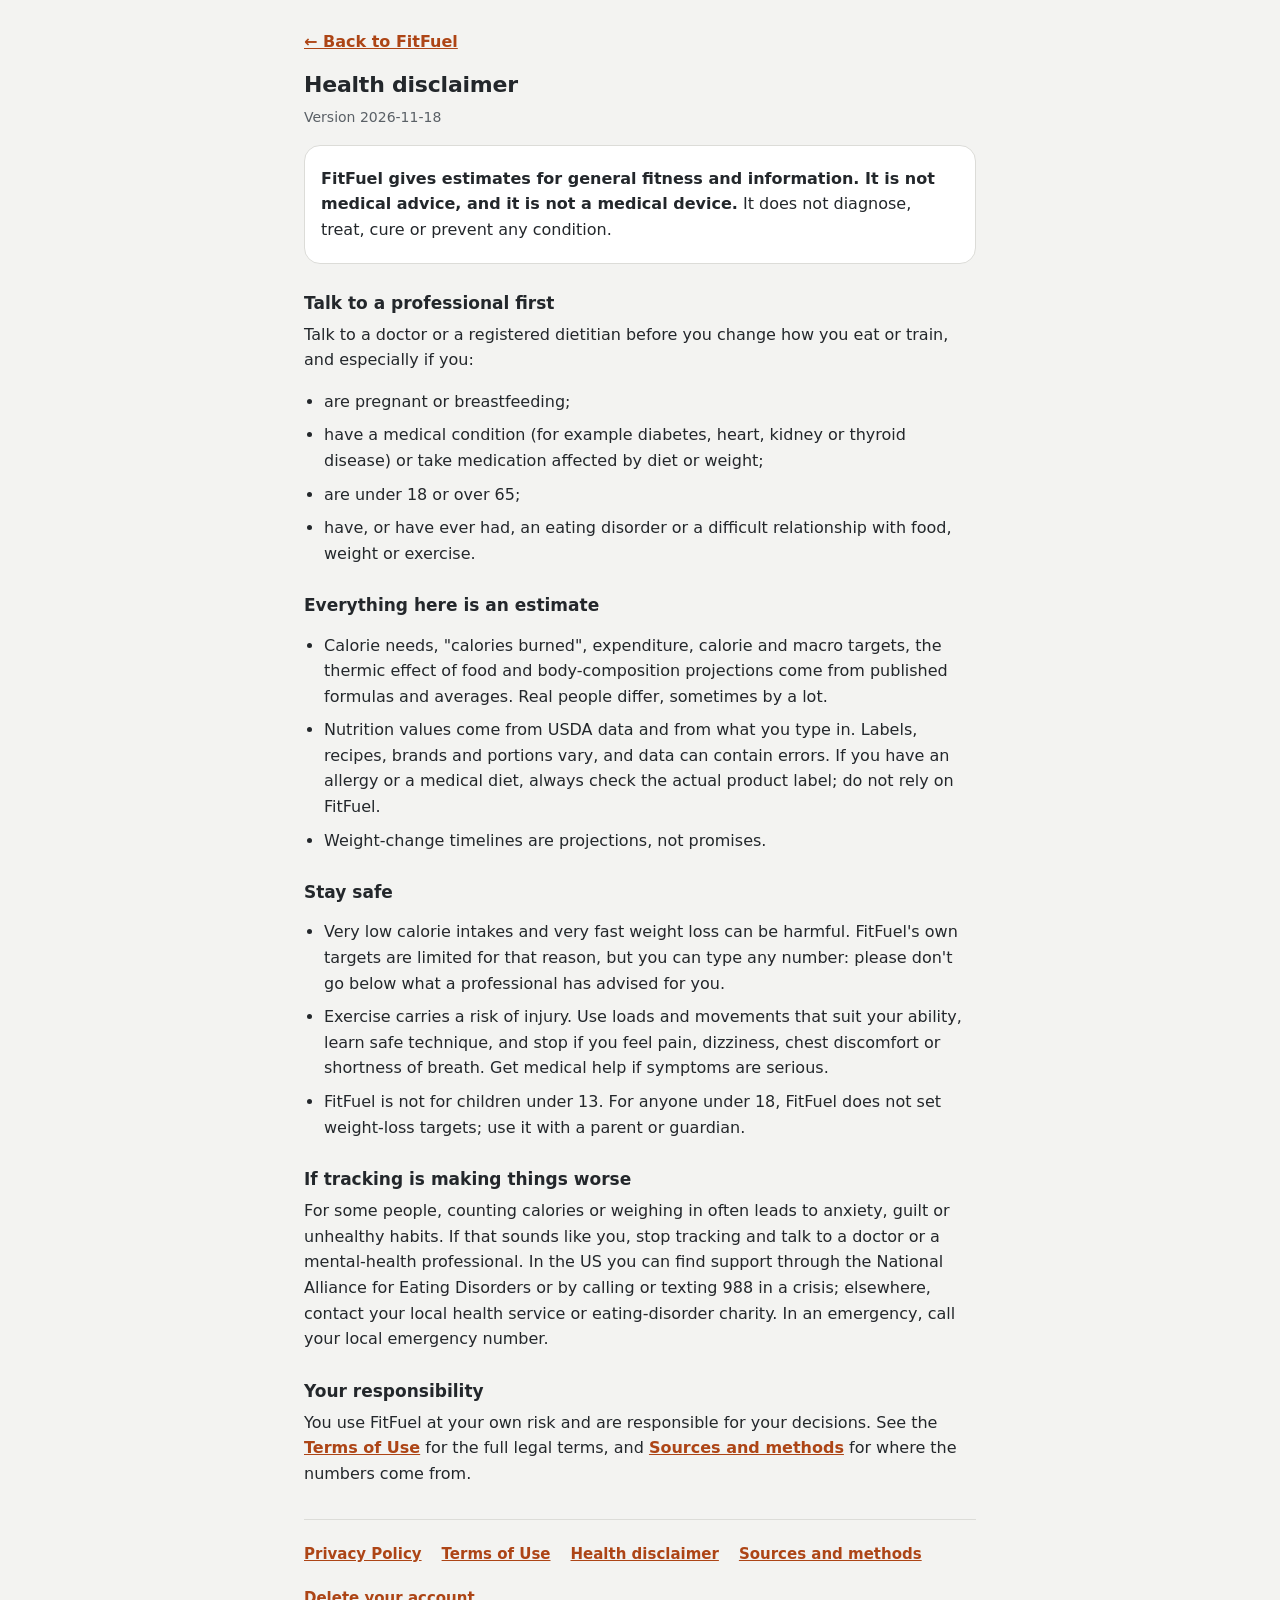
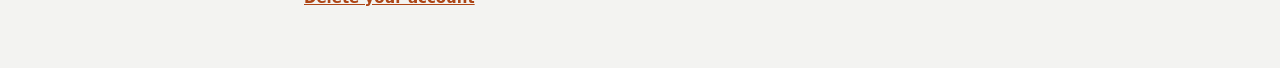
<file: fitfuel/legal/disclaimer.html>
<!DOCTYPE html> <html lang="en"> <head> <meta charset="utf-8"> <meta name="viewport" content="width=device-width,initial-scale=1,viewport-fit=cover"> <title>Health disclaimer · FitFuel</title> <meta name="description" content="FitFuel gives estimates, not medical advice. Please read before relying on any number in the app."> <link rel="manifest" href="../manifest.webmanifest"> <meta name="theme-color" content="#F3F3F1"> <link rel="apple-touch-icon" href="../icons/icon-180.png"> <link rel="stylesheet" href="../lib/ftk.css"> <script src="../lib/sync-config.js"></script> <script src="../lib/ftk.js"></script> </head> <body class="ftk-docpage"> <main class="ftk-doc"> <nav class="back" aria-label="Back"><a href="../">&larr; Back to FitFuel</a></nav> <h1>Health disclaimer</h1> <p class="meta">Version 2026-11-18</p> <div class="box"><p><b>FitFuel gives estimates for general fitness and information. It is not medical advice, and it is not a medical device.</b> It does not diagnose, treat, cure or prevent any condition.</p></div> <h2>Talk to a professional first</h2> <p>Talk to a doctor or a registered dietitian before you change how you eat or train, and especially if you:</p> <ul> <li>are pregnant or breastfeeding;</li> <li>have a medical condition (for example diabetes, heart, kidney or thyroid disease) or take medication affected by diet or weight;</li> <li>are under 18 or over 65;</li> <li>have, or have ever had, an eating disorder or a difficult relationship with food, weight or exercise.</li> </ul> <h2>Everything here is an estimate</h2> <ul> <li>Calorie needs, "calories burned", expenditure, calorie and macro targets, the thermic effect of food and body-composition projections come from published formulas and averages. Real people differ, sometimes by a lot.</li> <li>Nutrition values come from USDA data and from what you type in. Labels, recipes, brands and portions vary, and data can contain errors. If you have an allergy or a medical diet, always check the actual product label; do not rely on FitFuel.</li> <li>Weight-change timelines are projections, not promises.</li> </ul> <h2>Stay safe</h2> <ul> <li>Very low calorie intakes and very fast weight loss can be harmful. FitFuel's own targets are limited for that reason, but you can type any number: please don't go below what a professional has advised for you.</li> <li>Exercise carries a risk of injury. Use loads and movements that suit your ability, learn safe technique, and stop if you feel pain, dizziness, chest discomfort or shortness of breath. Get medical help if symptoms are serious.</li> <li>FitFuel is not for children under 13. For anyone under 18, FitFuel does not set weight-loss targets; use it with a parent or guardian.</li> </ul> <h2>If tracking is making things worse</h2> <p>For some people, counting calories or weighing in often leads to anxiety, guilt or unhealthy habits. If that sounds like you, stop tracking and talk to a doctor or a mental-health professional. In the US you can find support through the National Alliance for Eating Disorders or by calling or texting 988 in a crisis; elsewhere, contact your local health service or eating-disorder charity. In an emergency, call your local emergency number.</p> <h2>Your responsibility</h2> <p>You use FitFuel at your own risk and are responsible for your decisions. See the <a href="terms.html">Terms of Use</a> for the full legal terms, and <a href="sources.html">Sources and methods</a> for where the numbers come from.</p> <nav class="more" aria-label="Legal pages"><a href="privacy.html">Privacy Policy</a><a href="terms.html">Terms of Use</a><a href="disclaimer.html">Health disclaimer</a><a href="sources.html">Sources and methods</a><a href="delete-account.html">Delete your account</a></nav> </main> </body> </html>
</file>
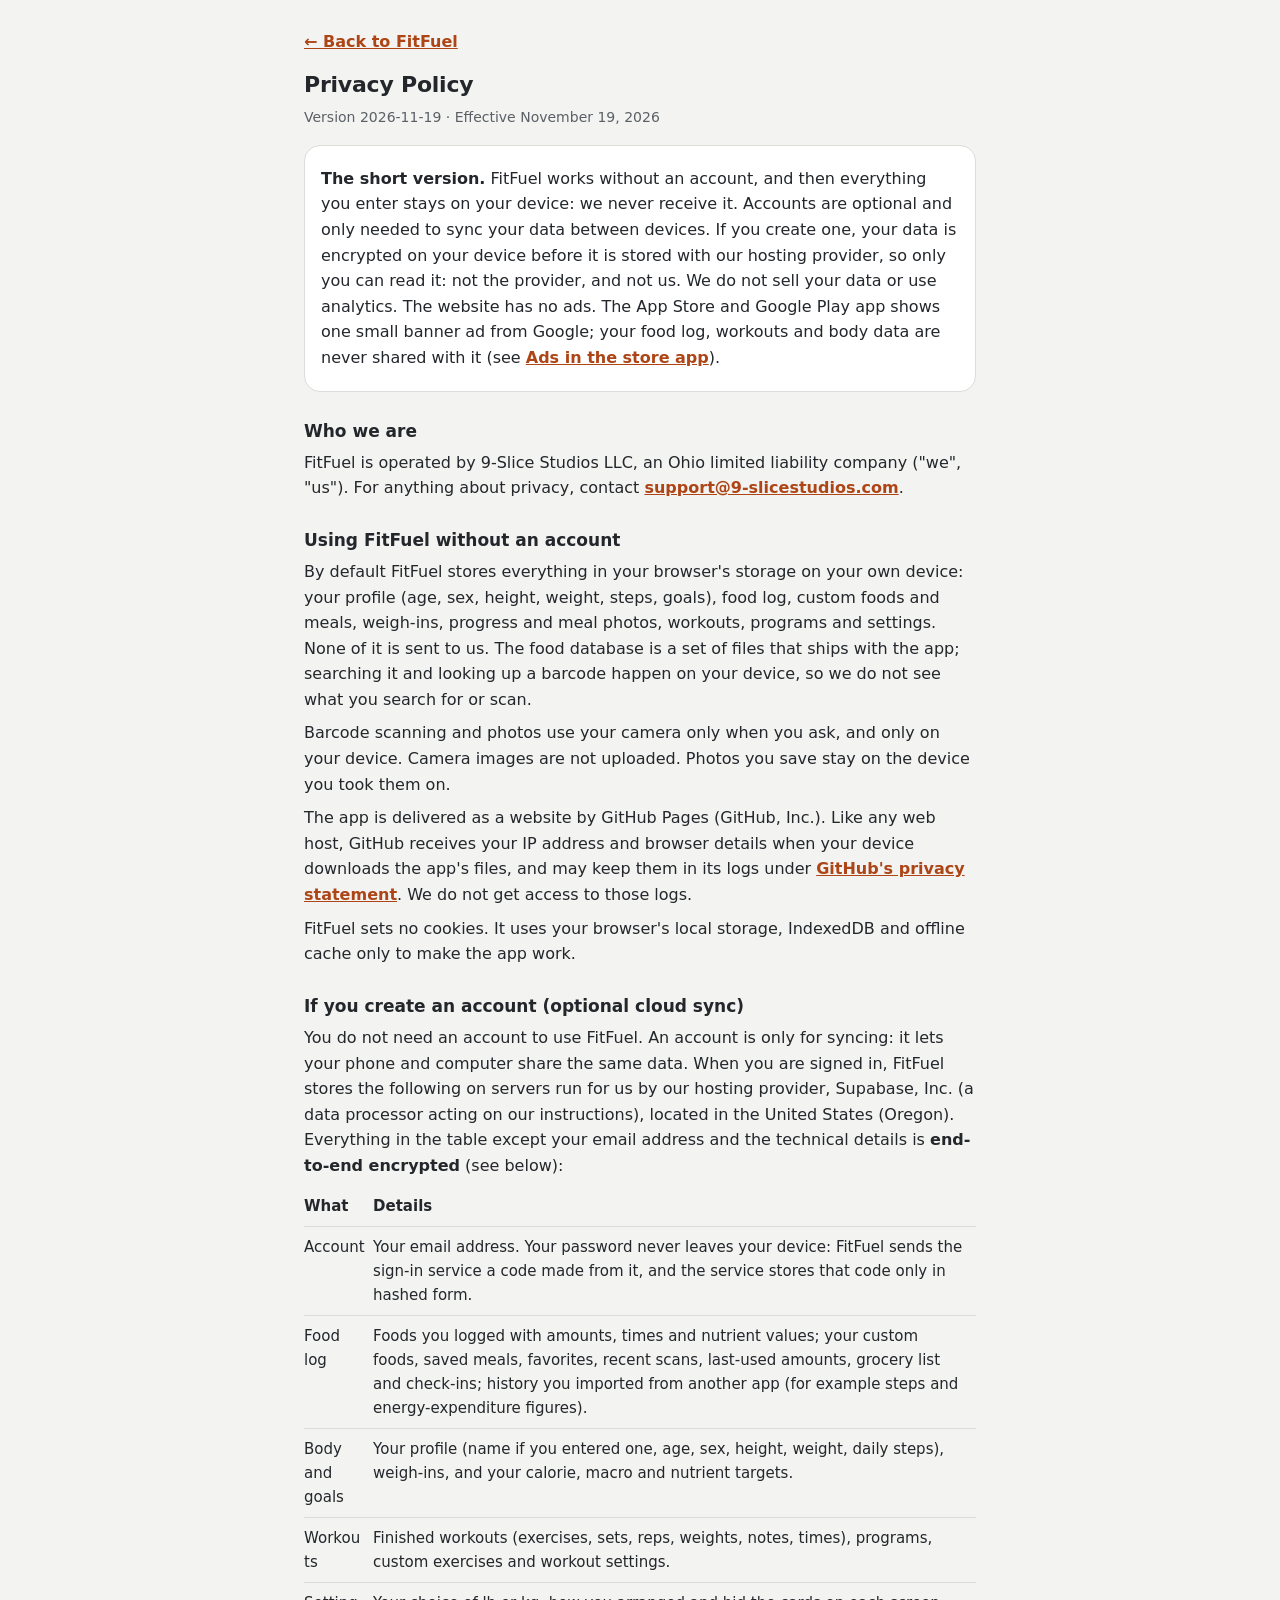
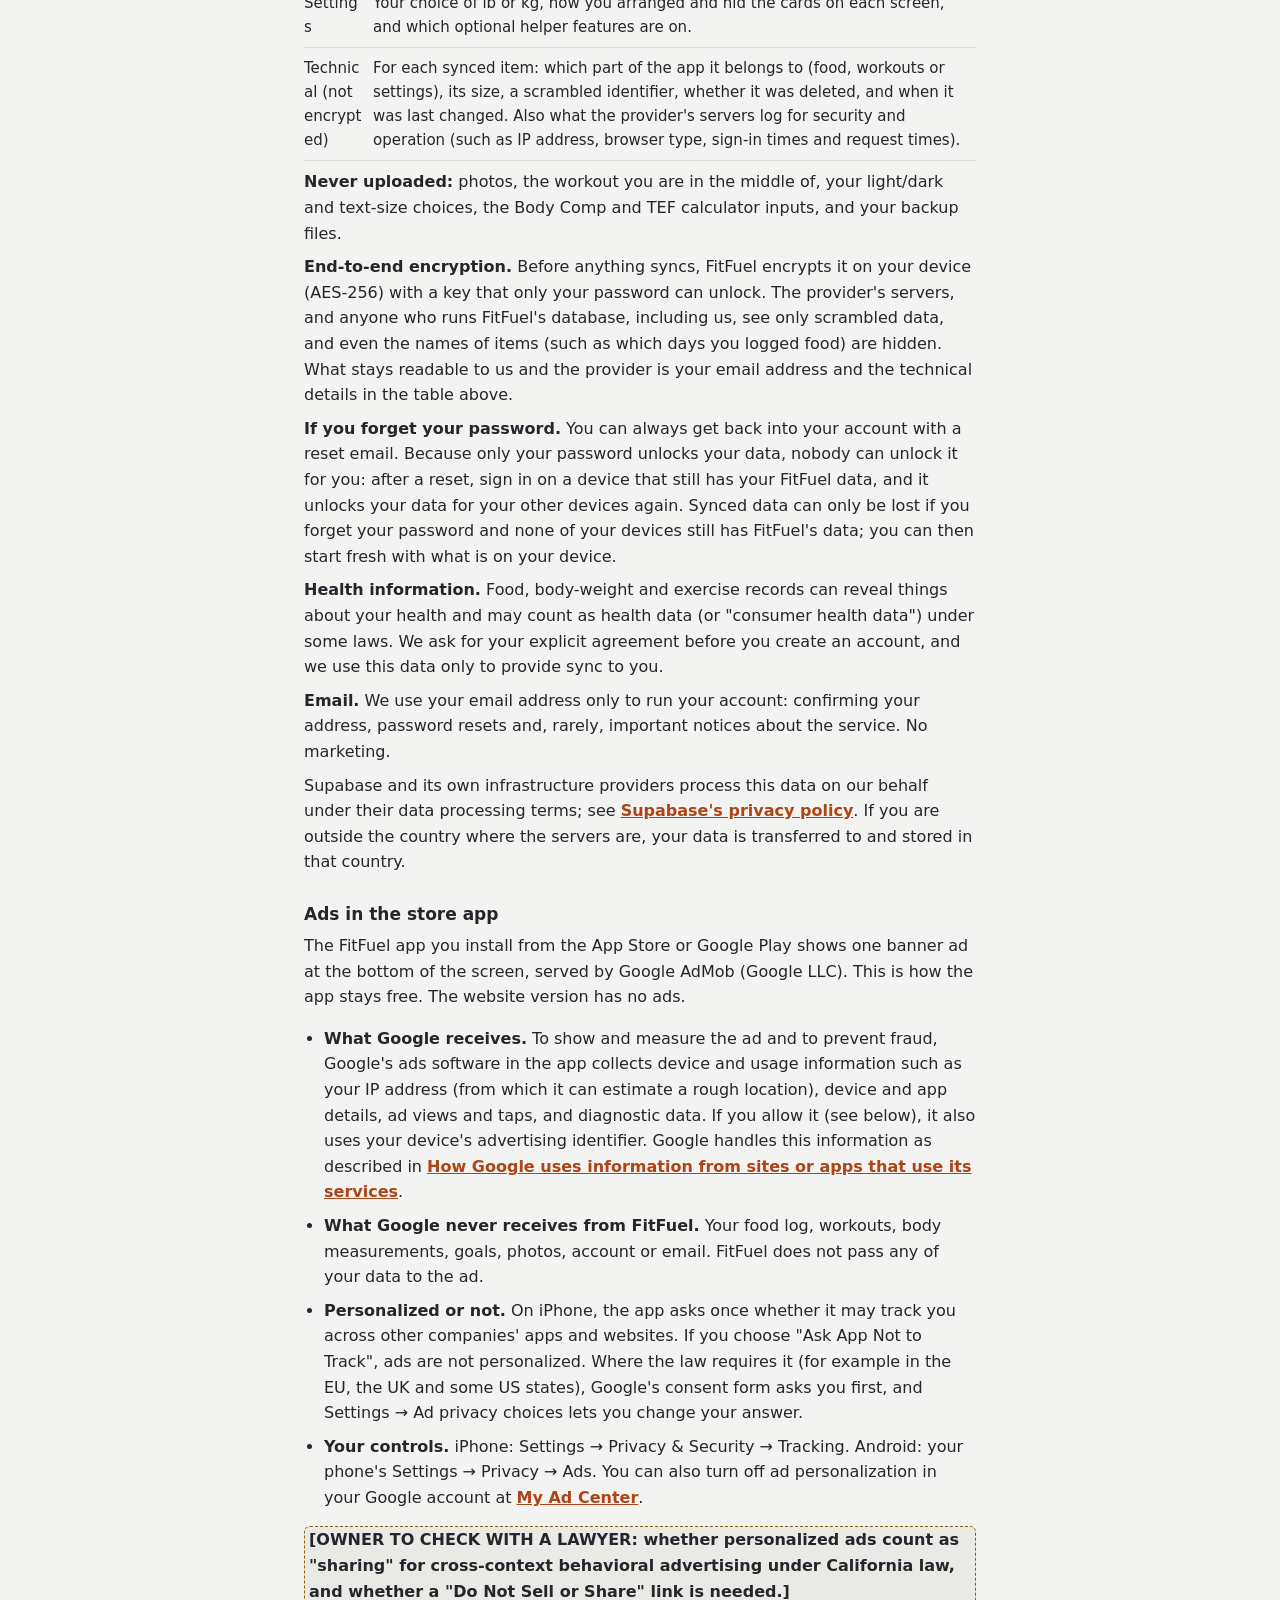
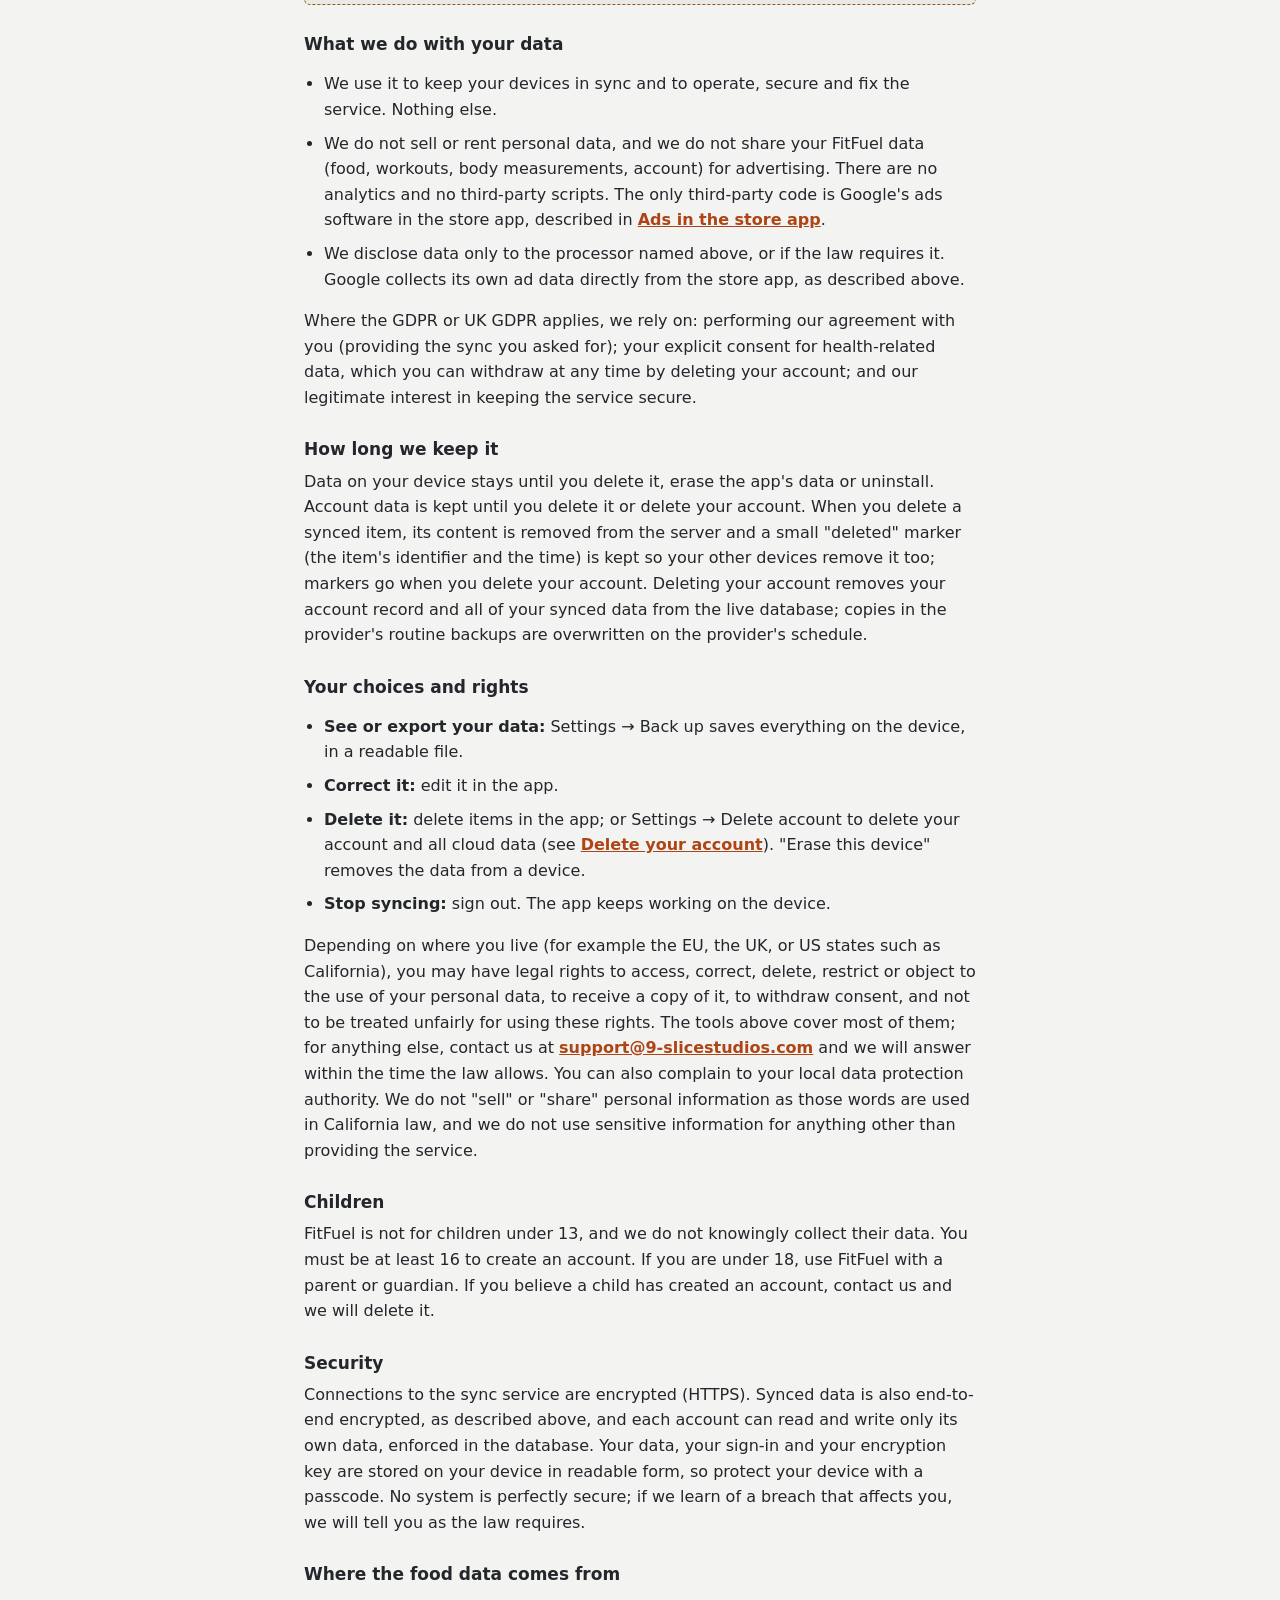
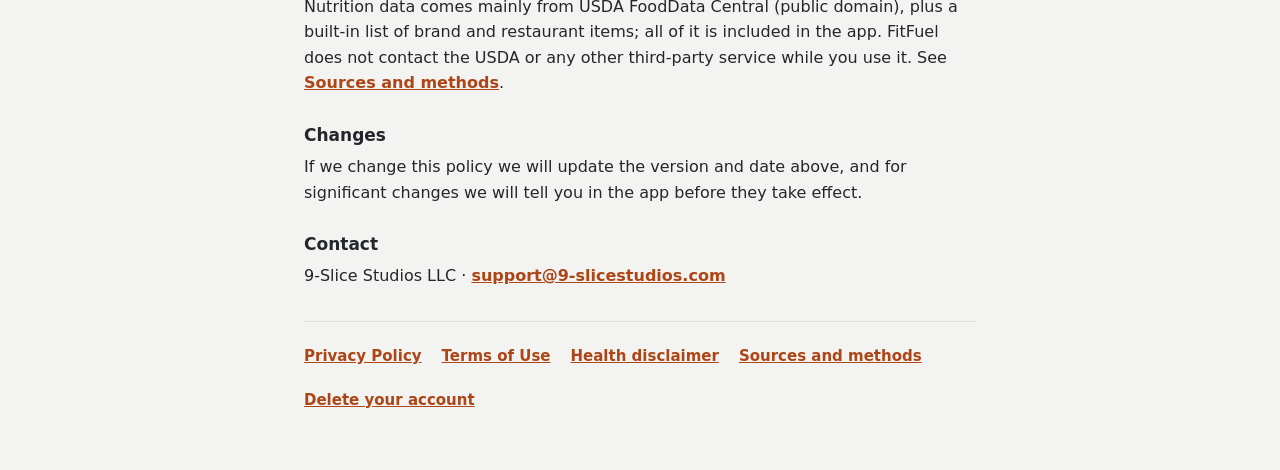
<file: fitfuel/legal/privacy.html>
<!DOCTYPE html> <html lang="en"> <head> <meta charset="utf-8"> <meta name="viewport" content="width=device-width,initial-scale=1,viewport-fit=cover"> <title>Privacy Policy · FitFuel</title> <meta name="description" content="How FitFuel handles your data: on your device by default, optional account for sync, no analytics, and one banner ad in the store app only."> <link rel="manifest" href="../manifest.webmanifest"> <meta name="theme-color" content="#F3F3F1"> <link rel="apple-touch-icon" href="../icons/icon-180.png"> <link rel="stylesheet" href="../lib/ftk.css"> <script src="../lib/sync-config.js"></script> <script src="../lib/ftk.js"></script> </head> <body class="ftk-docpage"> <main class="ftk-doc"> <nav class="back" aria-label="Back"><a href="../">&larr; Back to FitFuel</a></nav> <h1>Privacy Policy</h1> <p class="meta">Version 2026-11-19 · Effective November 19, 2026</p> <div class="box"><p><b>The short version.</b> FitFuel works without an account, and then everything you enter stays on your device: we never receive it. Accounts are optional and only needed to sync your data between devices. If you create one, your data is encrypted on your device before it is stored with our hosting provider, so only you can read it: not the provider, and not us. We do not sell your data or use analytics. The website has no ads. The App Store and Google Play app shows one small banner ad from Google; your food log, workouts and body data are never shared with it (see <a href="#ads">Ads in the store app</a>).</p></div> <h2>Who we are</h2> <p>FitFuel is operated by 9-Slice Studios LLC, an Ohio limited liability company ("we", "us"). For anything about privacy, contact <a href="mailto:support@9-slicestudios.com">support@9-slicestudios.com</a>.</p> <h2>Using FitFuel without an account</h2> <p>By default FitFuel stores everything in your browser's storage on your own device: your profile (age, sex, height, weight, steps, goals), food log, custom foods and meals, weigh-ins, progress and meal photos, workouts, programs and settings. None of it is sent to us. The food database is a set of files that ships with the app; searching it and looking up a barcode happen on your device, so we do not see what you search for or scan.</p> <p>Barcode scanning and photos use your camera only when you ask, and only on your device. Camera images are not uploaded. Photos you save stay on the device you took them on.</p> <p>The app is delivered as a website by GitHub Pages (GitHub, Inc.). Like any web host, GitHub receives your IP address and browser details when your device downloads the app's files, and may keep them in its logs under <a href="https://docs.github.com/en/site-policy/privacy-policies/github-general-privacy-statement" rel="noopener">GitHub's privacy statement</a>. We do not get access to those logs.</p> <p>FitFuel sets no cookies. It uses your browser's local storage, IndexedDB and offline cache only to make the app work.</p> <h2>If you create an account (optional cloud sync)</h2> <p>You do not need an account to use FitFuel. An account is only for syncing: it lets your phone and computer share the same data. When you are signed in, FitFuel stores the following on servers run for us by our hosting provider, Supabase, Inc. (a data processor acting on our instructions), located in the United States (Oregon). Everything in the table except your email address and the technical details is <b>end-to-end encrypted</b> (see below):</p> <table> <tr><th>What</th><th>Details</th></tr> <tr><td>Account</td><td>Your email address. Your password never leaves your device: FitFuel sends the sign-in service a code made from it, and the service stores that code only in hashed form.</td></tr> <tr><td>Food log</td><td>Foods you logged with amounts, times and nutrient values; your custom foods, saved meals, favorites, recent scans, last-used amounts, grocery list and check-ins; history you imported from another app (for example steps and energy-expenditure figures).</td></tr> <tr><td>Body and goals</td><td>Your profile (name if you entered one, age, sex, height, weight, daily steps), weigh-ins, and your calorie, macro and nutrient targets.</td></tr> <tr><td>Workouts</td><td>Finished workouts (exercises, sets, reps, weights, notes, times), programs, custom exercises and workout settings.</td></tr> <tr><td>Settings</td><td>Your choice of lb or kg, how you arranged and hid the cards on each screen, and which optional helper features are on.</td></tr> <tr><td>Technical (not encrypted)</td><td>For each synced item: which part of the app it belongs to (food, workouts or settings), its size, a scrambled identifier, whether it was deleted, and when it was last changed. Also what the provider's servers log for security and operation (such as IP address, browser type, sign-in times and request times).</td></tr> </table> <p><b>Never uploaded:</b> photos, the workout you are in the middle of, your light/dark and text-size choices, the Body Comp and TEF calculator inputs, and your backup files.</p> <p><b>End-to-end encryption.</b> Before anything syncs, FitFuel encrypts it on your device (AES-256) with a key that only your password can unlock. The provider's servers, and anyone who runs FitFuel's database, including us, see only scrambled data, and even the names of items (such as which days you logged food) are hidden. What stays readable to us and the provider is your email address and the technical details in the table above.</p> <p><b>If you forget your password.</b> You can always get back into your account with a reset email. Because only your password unlocks your data, nobody can unlock it for you: after a reset, sign in on a device that still has your FitFuel data, and it unlocks your data for your other devices again. Synced data can only be lost if you forget your password and none of your devices still has FitFuel's data; you can then start fresh with what is on your device.</p> <p><b>Health information.</b> Food, body-weight and exercise records can reveal things about your health and may count as health data (or "consumer health data") under some laws. We ask for your explicit agreement before you create an account, and we use this data only to provide sync to you.</p> <p><b>Email.</b> We use your email address only to run your account: confirming your address, password resets and, rarely, important notices about the service. No marketing.</p> <p>Supabase and its own infrastructure providers process this data on our behalf under their data processing terms; see <a href="https://supabase.com/privacy" rel="noopener">Supabase's privacy policy</a>. If you are outside the country where the servers are, your data is transferred to and stored in that country.</p> <h2 id="ads">Ads in the store app</h2> <p>The FitFuel app you install from the App Store or Google Play shows one banner ad at the bottom of the screen, served by Google AdMob (Google LLC). This is how the app stays free. The website version has no ads.</p> <ul> <li><b>What Google receives.</b> To show and measure the ad and to prevent fraud, Google's ads software in the app collects device and usage information such as your IP address (from which it can estimate a rough location), device and app details, ad views and taps, and diagnostic data. If you allow it (see below), it also uses your device's advertising identifier. Google handles this information as described in <a href="https://policies.google.com/technologies/partner-sites" rel="noopener">How Google uses information from sites or apps that use its services</a>.</li> <li><b>What Google never receives from FitFuel.</b> Your food log, workouts, body measurements, goals, photos, account or email. FitFuel does not pass any of your data to the ad.</li> <li><b>Personalized or not.</b> On iPhone, the app asks once whether it may track you across other companies' apps and websites. If you choose "Ask App Not to Track", ads are not personalized. Where the law requires it (for example in the EU, the UK and some US states), Google's consent form asks you first, and Settings &rarr; Ad privacy choices lets you change your answer.</li> <li><b>Your controls.</b> iPhone: Settings &rarr; Privacy &amp; Security &rarr; Tracking. Android: your phone's Settings &rarr; Privacy &rarr; Ads. You can also turn off ad personalization in your Google account at <a href="https://myadcenter.google.com" rel="noopener">My Ad Center</a>.</li> </ul> <p class="todo">[OWNER TO CHECK WITH A LAWYER: whether personalized ads count as "sharing" for cross-context behavioral advertising under California law, and whether a "Do Not Sell or Share" link is needed.]</p> <h2>What we do with your data</h2> <ul> <li>We use it to keep your devices in sync and to operate, secure and fix the service. Nothing else.</li> <li>We do not sell or rent personal data, and we do not share your FitFuel data (food, workouts, body measurements, account) for advertising. There are no analytics and no third-party scripts. The only third-party code is Google's ads software in the store app, described in <a href="#ads">Ads in the store app</a>.</li> <li>We disclose data only to the processor named above, or if the law requires it. Google collects its own ad data directly from the store app, as described above.</li> </ul> <p>Where the GDPR or UK GDPR applies, we rely on: performing our agreement with you (providing the sync you asked for); your explicit consent for health-related data, which you can withdraw at any time by deleting your account; and our legitimate interest in keeping the service secure.</p> <h2>How long we keep it</h2> <p>Data on your device stays until you delete it, erase the app's data or uninstall. Account data is kept until you delete it or delete your account. When you delete a synced item, its content is removed from the server and a small "deleted" marker (the item's identifier and the time) is kept so your other devices remove it too; markers go when you delete your account. Deleting your account removes your account record and all of your synced data from the live database; copies in the provider's routine backups are overwritten on the provider's schedule.</p> <h2>Your choices and rights</h2> <ul> <li><b>See or export your data:</b> Settings &rarr; Back up saves everything on the device, in a readable file.</li> <li><b>Correct it:</b> edit it in the app.</li> <li><b>Delete it:</b> delete items in the app; or Settings &rarr; Delete account to delete your account and all cloud data (see <a href="delete-account.html">Delete your account</a>). "Erase this device" removes the data from a device.</li> <li><b>Stop syncing:</b> sign out. The app keeps working on the device.</li> </ul> <p>Depending on where you live (for example the EU, the UK, or US states such as California), you may have legal rights to access, correct, delete, restrict or object to the use of your personal data, to receive a copy of it, to withdraw consent, and not to be treated unfairly for using these rights. The tools above cover most of them; for anything else, contact us at <a href="mailto:support@9-slicestudios.com">support@9-slicestudios.com</a> and we will answer within the time the law allows. You can also complain to your local data protection authority. We do not "sell" or "share" personal information as those words are used in California law, and we do not use sensitive information for anything other than providing the service.</p> <h2>Children</h2> <p>FitFuel is not for children under 13, and we do not knowingly collect their data. You must be at least 16 to create an account. If you are under 18, use FitFuel with a parent or guardian. If you believe a child has created an account, contact us and we will delete it.</p> <h2>Security</h2> <p>Connections to the sync service are encrypted (HTTPS). Synced data is also end-to-end encrypted, as described above, and each account can read and write only its own data, enforced in the database. Your data, your sign-in and your encryption key are stored on your device in readable form, so protect your device with a passcode. No system is perfectly secure; if we learn of a breach that affects you, we will tell you as the law requires.</p> <h2>Where the food data comes from</h2> <p>Nutrition data comes mainly from USDA FoodData Central (public domain), plus a built-in list of brand and restaurant items; all of it is included in the app. FitFuel does not contact the USDA or any other third-party service while you use it. See <a href="sources.html">Sources and methods</a>.</p> <h2>Changes</h2> <p>If we change this policy we will update the version and date above, and for significant changes we will tell you in the app before they take effect.</p> <h2>Contact</h2> <p>9-Slice Studios LLC · <a href="mailto:support@9-slicestudios.com">support@9-slicestudios.com</a></p> <nav class="more" aria-label="Legal pages"><a href="privacy.html">Privacy Policy</a><a href="terms.html">Terms of Use</a><a href="disclaimer.html">Health disclaimer</a><a href="sources.html">Sources and methods</a><a href="delete-account.html">Delete your account</a></nav> </main> </body> </html>
</file>
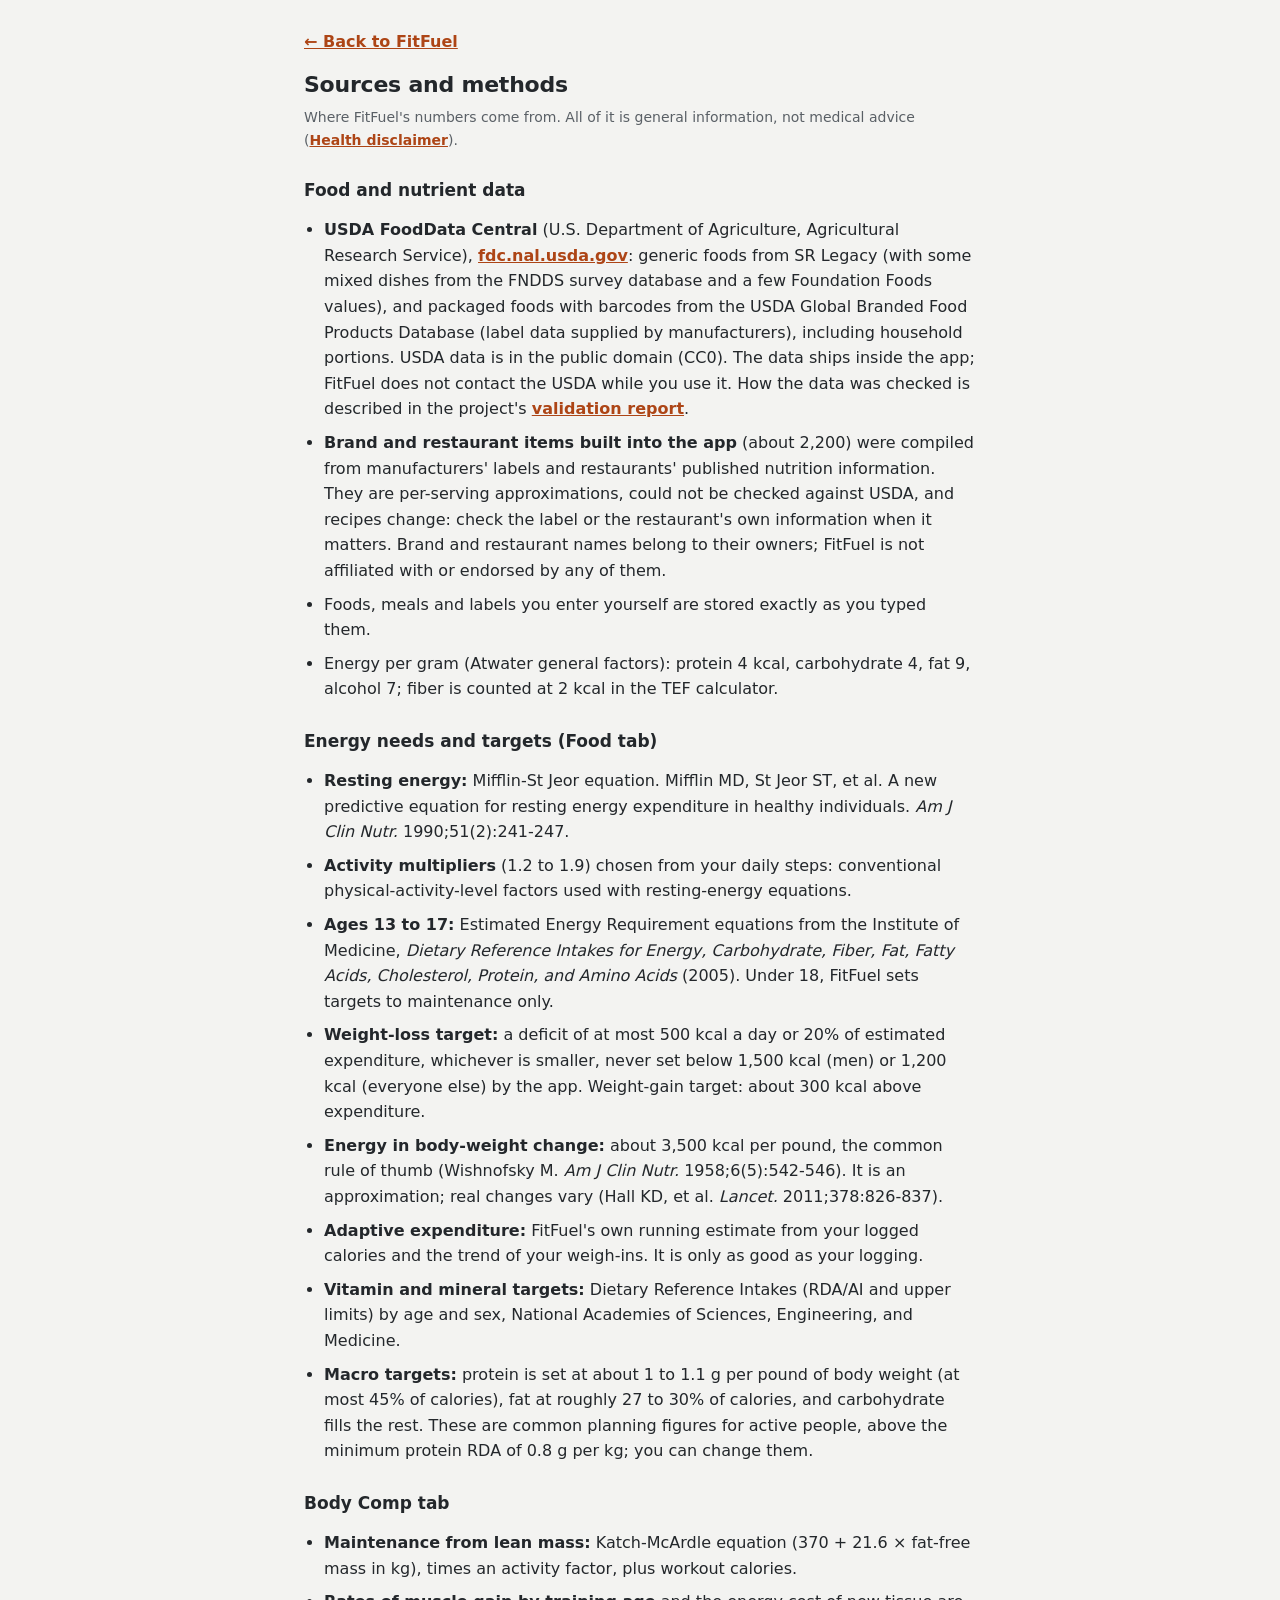
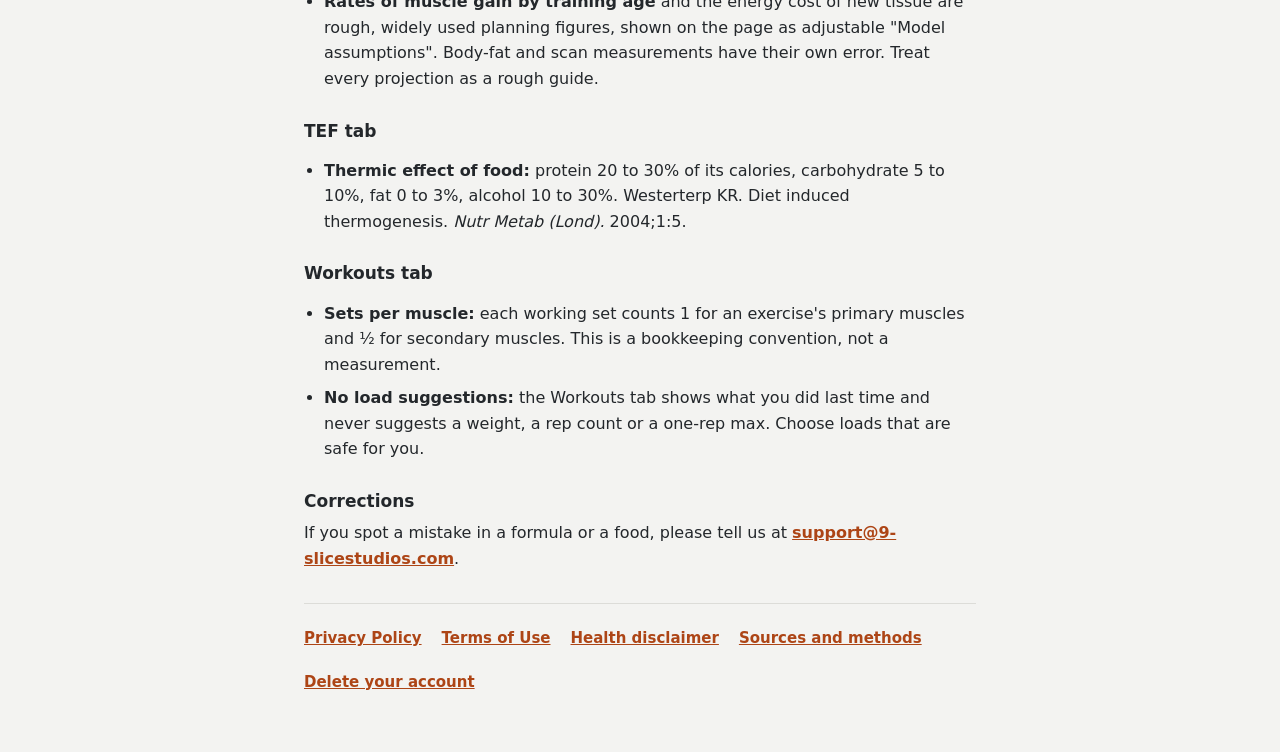
<file: fitfuel/legal/sources.html>
<!DOCTYPE html> <html lang="en"> <head> <meta charset="utf-8"> <meta name="viewport" content="width=device-width,initial-scale=1,viewport-fit=cover"> <title>Sources and methods · FitFuel</title> <meta name="description" content="Data sources and formulas behind FitFuel: USDA FoodData Central and the published equations the app uses."> <link rel="manifest" href="../manifest.webmanifest"> <meta name="theme-color" content="#F3F3F1"> <link rel="apple-touch-icon" href="../icons/icon-180.png"> <link rel="stylesheet" href="../lib/ftk.css"> <script src="../lib/sync-config.js"></script> <script src="../lib/ftk.js"></script> </head> <body class="ftk-docpage"> <main class="ftk-doc"> <nav class="back" aria-label="Back"><a href="../">&larr; Back to FitFuel</a></nav> <h1>Sources and methods</h1> <p class="meta">Where FitFuel's numbers come from. All of it is general information, not medical advice (<a href="disclaimer.html">Health disclaimer</a>).</p> <h2>Food and nutrient data</h2> <ul> <li><b>USDA FoodData Central</b> (U.S. Department of Agriculture, Agricultural Research Service), <a href="https://fdc.nal.usda.gov/" rel="noopener">fdc.nal.usda.gov</a>: generic foods from SR Legacy (with some mixed dishes from the FNDDS survey database and a few Foundation Foods values), and packaged foods with barcodes from the USDA Global Branded Food Products Database (label data supplied by manufacturers), including household portions. USDA data is in the public domain (CC0). The data ships inside the app; FitFuel does not contact the USDA while you use it. How the data was checked is described in the project's <a href="https://github.com/9-Slice-Studios/fitfuel/blob/main/docs/food-data-validation.md" rel="noopener">validation report</a>.</li> <li><b>Brand and restaurant items built into the app</b> (about 2,200) were compiled from manufacturers' labels and restaurants' published nutrition information. They are per-serving approximations, could not be checked against USDA, and recipes change: check the label or the restaurant's own information when it matters. Brand and restaurant names belong to their owners; FitFuel is not affiliated with or endorsed by any of them.</li> <li>Foods, meals and labels you enter yourself are stored exactly as you typed them.</li> <li>Energy per gram (Atwater general factors): protein 4 kcal, carbohydrate 4, fat 9, alcohol 7; fiber is counted at 2 kcal in the TEF calculator.</li> </ul> <h2>Energy needs and targets (Food tab)</h2> <ul> <li><b>Resting energy:</b> Mifflin-St Jeor equation. Mifflin MD, St Jeor ST, et al. A new predictive equation for resting energy expenditure in healthy individuals. <i>Am J Clin Nutr.</i> 1990;51(2):241-247.</li> <li><b>Activity multipliers</b> (1.2 to 1.9) chosen from your daily steps: conventional physical-activity-level factors used with resting-energy equations.</li> <li><b>Ages 13 to 17:</b> Estimated Energy Requirement equations from the Institute of Medicine, <i>Dietary Reference Intakes for Energy, Carbohydrate, Fiber, Fat, Fatty Acids, Cholesterol, Protein, and Amino Acids</i> (2005). Under 18, FitFuel sets targets to maintenance only.</li> <li><b>Weight-loss target:</b> a deficit of at most 500 kcal a day or 20% of estimated expenditure, whichever is smaller, never set below 1,500 kcal (men) or 1,200 kcal (everyone else) by the app. Weight-gain target: about 300 kcal above expenditure.</li> <li><b>Energy in body-weight change:</b> about 3,500 kcal per pound, the common rule of thumb (Wishnofsky M. <i>Am J Clin Nutr.</i> 1958;6(5):542-546). It is an approximation; real changes vary (Hall KD, et al. <i>Lancet.</i> 2011;378:826-837).</li> <li><b>Adaptive expenditure:</b> FitFuel's own running estimate from your logged calories and the trend of your weigh-ins. It is only as good as your logging.</li> <li><b>Vitamin and mineral targets:</b> Dietary Reference Intakes (RDA/AI and upper limits) by age and sex, National Academies of Sciences, Engineering, and Medicine.</li> <li><b>Macro targets:</b> protein is set at about 1 to 1.1 g per pound of body weight (at most 45% of calories), fat at roughly 27 to 30% of calories, and carbohydrate fills the rest. These are common planning figures for active people, above the minimum protein RDA of 0.8 g per kg; you can change them.</li> </ul> <h2>Body Comp tab</h2> <ul> <li><b>Maintenance from lean mass:</b> Katch-McArdle equation (370 + 21.6 × fat-free mass in kg), times an activity factor, plus workout calories.</li> <li><b>Rates of muscle gain by training age</b> and the energy cost of new tissue are rough, widely used planning figures, shown on the page as adjustable "Model assumptions". Body-fat and scan measurements have their own error. Treat every projection as a rough guide.</li> </ul> <h2>TEF tab</h2> <ul> <li><b>Thermic effect of food:</b> protein 20 to 30% of its calories, carbohydrate 5 to 10%, fat 0 to 3%, alcohol 10 to 30%. Westerterp KR. Diet induced thermogenesis. <i>Nutr Metab (Lond).</i> 2004;1:5.</li> </ul> <h2>Workouts tab</h2> <ul> <li><b>Sets per muscle:</b> each working set counts 1 for an exercise's primary muscles and ½ for secondary muscles. This is a bookkeeping convention, not a measurement.</li> <li><b>No load suggestions:</b> the Workouts tab shows what you did last time and never suggests a weight, a rep count or a one-rep max. Choose loads that are safe for you.</li> </ul> <h2>Corrections</h2> <p>If you spot a mistake in a formula or a food, please tell us at <a href="mailto:support@9-slicestudios.com">support@9-slicestudios.com</a>.</p> <nav class="more" aria-label="Legal pages"><a href="privacy.html">Privacy Policy</a><a href="terms.html">Terms of Use</a><a href="disclaimer.html">Health disclaimer</a><a href="sources.html">Sources and methods</a><a href="delete-account.html">Delete your account</a></nav> </main> </body> </html>
</file>
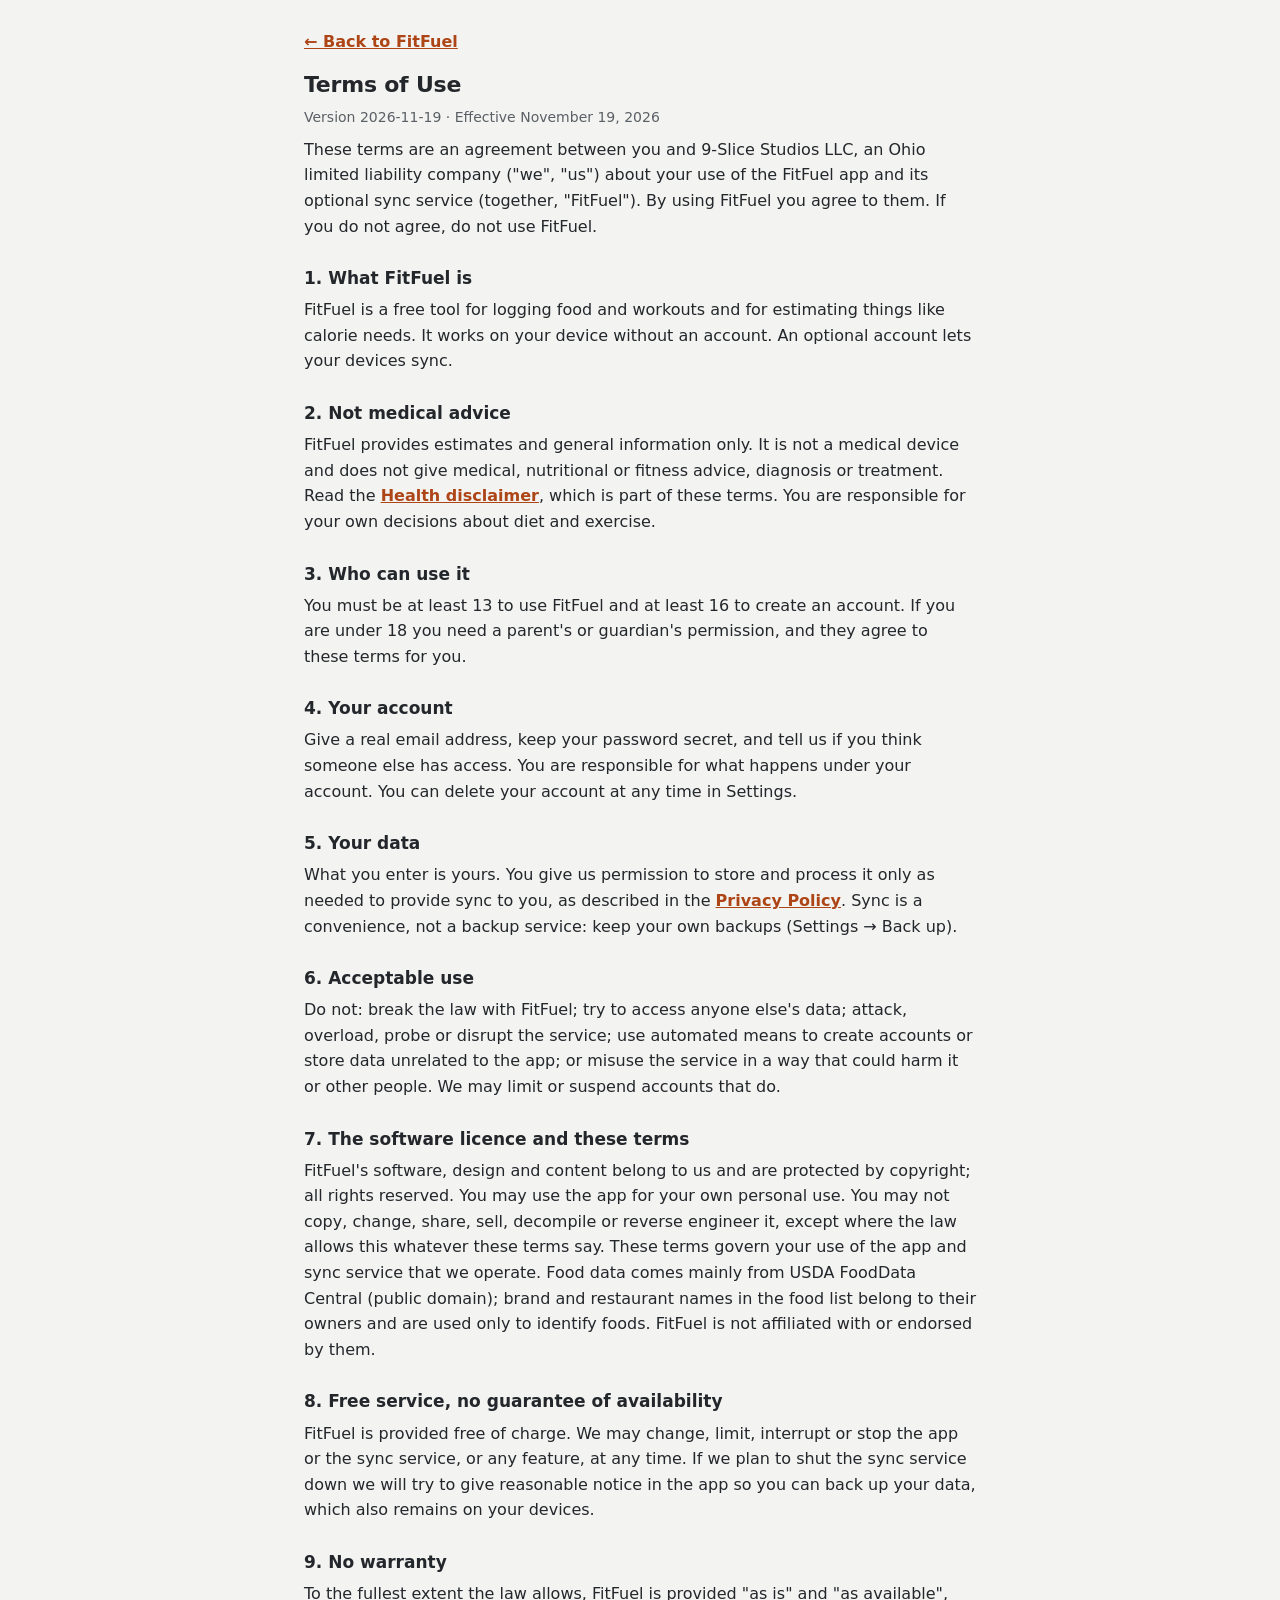
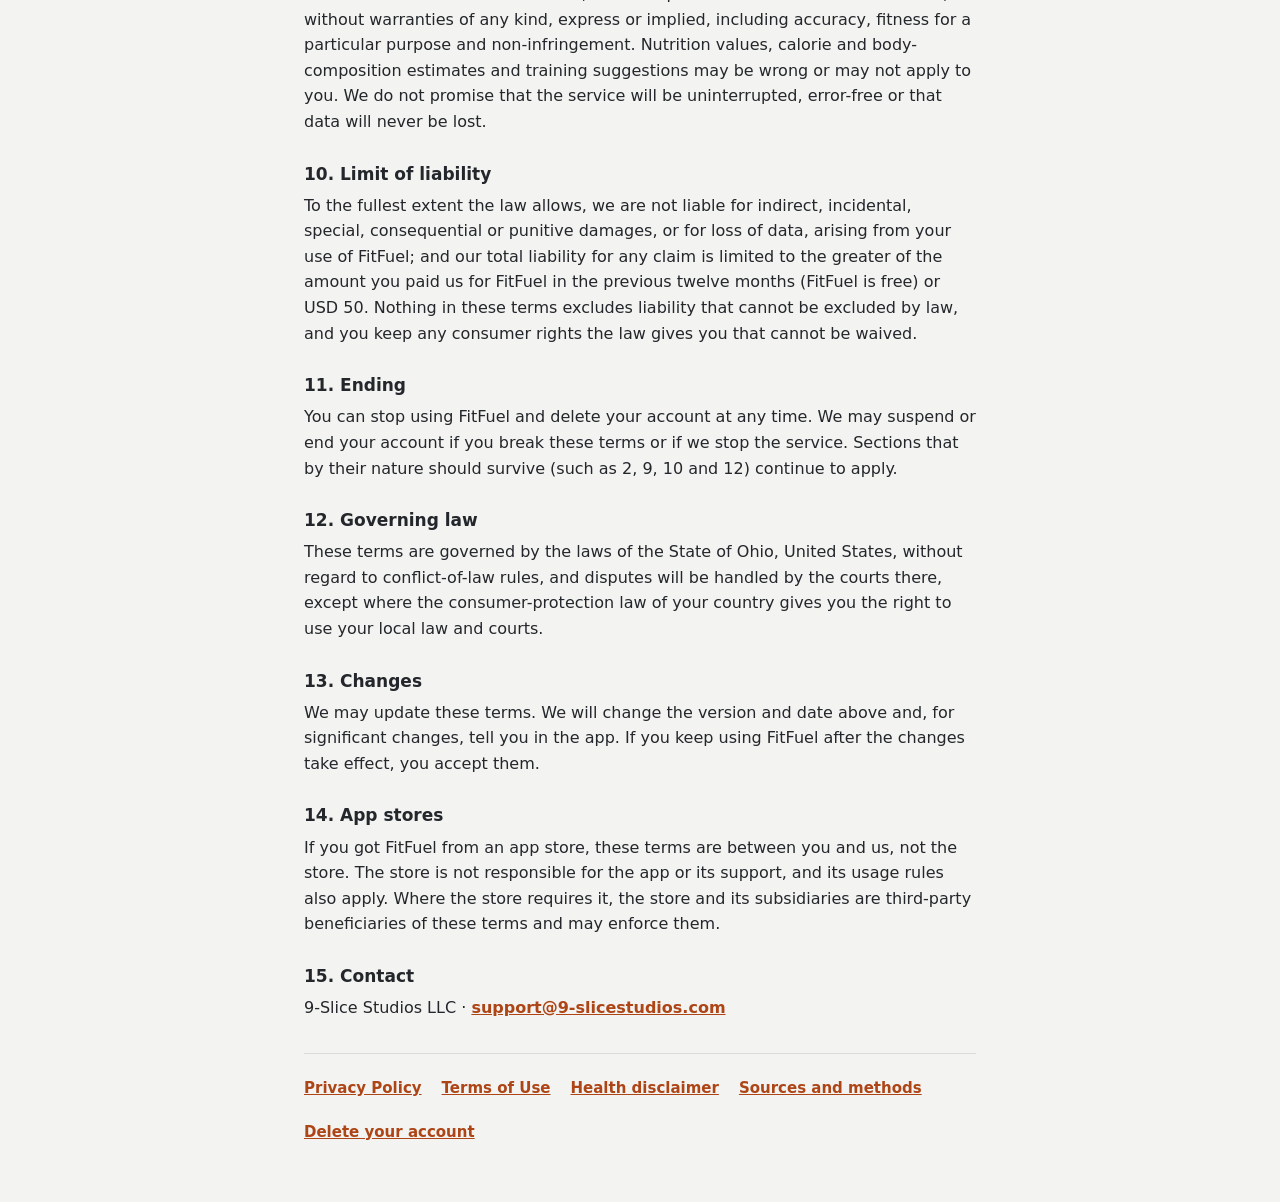
<file: fitfuel/legal/terms.html>
<!DOCTYPE html> <html lang="en"> <head> <meta charset="utf-8"> <meta name="viewport" content="width=device-width,initial-scale=1,viewport-fit=cover"> <title>Terms of Use · FitFuel</title> <meta name="description" content="Terms for using the FitFuel app and its optional sync service."> <link rel="manifest" href="../manifest.webmanifest"> <meta name="theme-color" content="#F3F3F1"> <link rel="apple-touch-icon" href="../icons/icon-180.png"> <link rel="stylesheet" href="../lib/ftk.css"> <script src="../lib/sync-config.js"></script> <script src="../lib/ftk.js"></script> </head> <body class="ftk-docpage"> <main class="ftk-doc"> <nav class="back" aria-label="Back"><a href="../">&larr; Back to FitFuel</a></nav> <h1>Terms of Use</h1> <p class="meta">Version 2026-11-19 · Effective November 19, 2026</p> <p>These terms are an agreement between you and 9-Slice Studios LLC, an Ohio limited liability company ("we", "us") about your use of the FitFuel app and its optional sync service (together, "FitFuel"). By using FitFuel you agree to them. If you do not agree, do not use FitFuel.</p> <h2>1. What FitFuel is</h2> <p>FitFuel is a free tool for logging food and workouts and for estimating things like calorie needs. It works on your device without an account. An optional account lets your devices sync.</p> <h2>2. Not medical advice</h2> <p>FitFuel provides estimates and general information only. It is not a medical device and does not give medical, nutritional or fitness advice, diagnosis or treatment. Read the <a href="disclaimer.html">Health disclaimer</a>, which is part of these terms. You are responsible for your own decisions about diet and exercise.</p> <h2>3. Who can use it</h2> <p>You must be at least 13 to use FitFuel and at least 16 to create an account. If you are under 18 you need a parent's or guardian's permission, and they agree to these terms for you.</p> <h2>4. Your account</h2> <p>Give a real email address, keep your password secret, and tell us if you think someone else has access. You are responsible for what happens under your account. You can delete your account at any time in Settings.</p> <h2>5. Your data</h2> <p>What you enter is yours. You give us permission to store and process it only as needed to provide sync to you, as described in the <a href="privacy.html">Privacy Policy</a>. Sync is a convenience, not a backup service: keep your own backups (Settings &rarr; Back up).</p> <h2>6. Acceptable use</h2> <p>Do not: break the law with FitFuel; try to access anyone else's data; attack, overload, probe or disrupt the service; use automated means to create accounts or store data unrelated to the app; or misuse the service in a way that could harm it or other people. We may limit or suspend accounts that do.</p> <h2>7. The software licence and these terms</h2> <p>FitFuel's software, design and content belong to us and are protected by copyright; all rights reserved. You may use the app for your own personal use. You may not copy, change, share, sell, decompile or reverse engineer it, except where the law allows this whatever these terms say. These terms govern your use of the app and sync service that we operate. Food data comes mainly from USDA FoodData Central (public domain); brand and restaurant names in the food list belong to their owners and are used only to identify foods. FitFuel is not affiliated with or endorsed by them.</p> <h2>8. Free service, no guarantee of availability</h2> <p>FitFuel is provided free of charge. We may change, limit, interrupt or stop the app or the sync service, or any feature, at any time. If we plan to shut the sync service down we will try to give reasonable notice in the app so you can back up your data, which also remains on your devices.</p> <h2>9. No warranty</h2> <p>To the fullest extent the law allows, FitFuel is provided "as is" and "as available", without warranties of any kind, express or implied, including accuracy, fitness for a particular purpose and non-infringement. Nutrition values, calorie and body-composition estimates and training suggestions may be wrong or may not apply to you. We do not promise that the service will be uninterrupted, error-free or that data will never be lost.</p> <h2>10. Limit of liability</h2> <p>To the fullest extent the law allows, we are not liable for indirect, incidental, special, consequential or punitive damages, or for loss of data, arising from your use of FitFuel; and our total liability for any claim is limited to the greater of the amount you paid us for FitFuel in the previous twelve months (FitFuel is free) or USD 50. Nothing in these terms excludes liability that cannot be excluded by law, and you keep any consumer rights the law gives you that cannot be waived.</p> <h2>11. Ending</h2> <p>You can stop using FitFuel and delete your account at any time. We may suspend or end your account if you break these terms or if we stop the service. Sections that by their nature should survive (such as 2, 9, 10 and 12) continue to apply.</p> <h2>12. Governing law</h2> <p>These terms are governed by the laws of the State of Ohio, United States, without regard to conflict-of-law rules, and disputes will be handled by the courts there, except where the consumer-protection law of your country gives you the right to use your local law and courts.</p> <h2>13. Changes</h2> <p>We may update these terms. We will change the version and date above and, for significant changes, tell you in the app. If you keep using FitFuel after the changes take effect, you accept them.</p> <h2>14. App stores</h2> <p>If you got FitFuel from an app store, these terms are between you and us, not the store. The store is not responsible for the app or its support, and its usage rules also apply. Where the store requires it, the store and its subsidiaries are third-party beneficiaries of these terms and may enforce them.</p> <h2>15. Contact</h2> <p>9-Slice Studios LLC · <a href="mailto:support@9-slicestudios.com">support@9-slicestudios.com</a></p> <nav class="more" aria-label="Legal pages"><a href="privacy.html">Privacy Policy</a><a href="terms.html">Terms of Use</a><a href="disclaimer.html">Health disclaimer</a><a href="sources.html">Sources and methods</a><a href="delete-account.html">Delete your account</a></nav> </main> </body> </html>
</file>
<file: fitfuel/lib/ftk.css>
:root{--paper: #F3F3F1;--card: #FFFFFF;--ink: #23272B;--muted: #5A6066;--hair: #DCDCD8;--soft: #E9E9E6;--accent: #AD4516;--on-accent: #FFFFFF;--good: #2C7A4B;--over: #B3243F;--warn: #8F5E0F;--focus: #2B6CB0;--ui: system-ui, -apple-system, "Segoe UI", Roboto, "Helvetica Neue", Arial, sans-serif;--mono: ui-monospace, "SF Mono", Menlo, Consolas, monospace;color-scheme:light}@media(prefers-color-scheme:dark){:root:not([data-theme=light]){--paper: #131415;--card: #1D1F21;--ink: #ECEBE8;--muted: #A0A4A8;--hair: #303236;--soft: #282A2D;--accent: #FF9A5C;--on-accent: #2B1200;--good: #86C9A0;--over: #F58CA0;--warn: #E0B870;--focus: #90B8E0;color-scheme:dark}}:root[data-theme=dark]{--paper: #131415;--card: #1D1F21;--ink: #ECEBE8;--muted: #A0A4A8;--hair: #303236;--soft: #282A2D;--accent: #FF9A5C;--on-accent: #2B1200;--good: #86C9A0;--over: #F58CA0;--warn: #E0B870;--focus: #90B8E0;color-scheme:dark}:root{--ftk-gap: 1rem;--ftk-pad: 1.125rem}:root[data-density=compact]{--ftk-gap: .625rem;--ftk-pad: .75rem}:root[data-contrast=more]{--muted: #3D4247;--hair: #8C887E;--soft: #E3E0D8;--text-muted: #3D4247;--border: #8C887E}:root[data-contrast=more][data-theme=dark]{--muted: #D0D4D8;--hair: #737A82;--soft: #383C42;--text-muted: #D0D4D8;--border: #737A82}@media(prefers-color-scheme:dark){:root[data-contrast=more]:not([data-theme=light]){--muted: #D0D4D8;--hair: #737A82;--soft: #383C42;--text-muted: #D0D4D8;--border: #737A82}}@media(prefers-contrast:more){:root:not([data-contrast]):not([data-theme=dark]){--muted: #3D4247;--hair: #8C887E;--text-muted: #3D4247;--border: #8C887E}:root:not([data-contrast])[data-theme=dark]{--muted: #D0D4D8;--hair: #737A82;--text-muted: #D0D4D8;--border: #737A82}}@media(prefers-contrast:more)and (prefers-color-scheme:dark){:root:not([data-contrast]):not([data-theme=light]){--muted: #D0D4D8;--hair: #737A82;--text-muted: #D0D4D8;--border: #737A82}}:root[data-motion=reduce] *,:root[data-motion=reduce] *:before,:root[data-motion=reduce] *:after{animation-duration:.001ms!important;animation-iteration-count:1!important;transition-duration:.001ms!important;scroll-behavior:auto!important}:root[data-ts=s]{font-size:87.5%}:root[data-ts=l]{font-size:112.5%}:root[data-ts=xl]{font-size:125%}html{-webkit-text-size-adjust:100%;overflow-x:hidden;overflow-x:clip;touch-action:pan-x pan-y}.ftk-nav{position:fixed;left:0;right:0;bottom:0;z-index:50;display:flex;justify-content:space-around;background:var(--card);border-top:1px solid var(--hair);padding:4px max(4px,env(safe-area-inset-right,0px)) calc(4px + var(--ftk-ad-space, 0px) + env(safe-area-inset-bottom,0px)) max(4px,env(safe-area-inset-left,0px));font:600 min(.6875rem,12px)/1.2 var(--ui);-webkit-tap-highlight-color:transparent}.ftk-nav a,.ftk-nav button{flex:1 1 0;min-width:0;min-height:48px;display:flex;flex-direction:column;align-items:center;justify-content:center;gap:3px;text-decoration:none;color:var(--muted);background:none;border:0;margin:0;padding:4px 0;border-radius:12px;font:inherit;cursor:pointer}.ftk-nav svg{width:24px;height:24px;fill:none;stroke:currentColor;stroke-width:2;stroke-linecap:round;stroke-linejoin:round;flex:none}.ftk-nav span{max-width:100%;overflow:hidden;text-overflow:ellipsis;white-space:nowrap}.ftk-nav .on{color:var(--accent);font-weight:700}.ftk-nav a:focus-visible,.ftk-nav button:focus-visible{outline:3px solid var(--focus);outline-offset:-3px}body{padding-bottom:calc(60px + var(--ftk-ad-space, 0px) + env(safe-area-inset-bottom,0px))!important}.ftk-nav:after{content:"";position:absolute;left:0;right:0;bottom:calc(var(--ftk-ad-h, 0px) + env(safe-area-inset-bottom,0px));border-top:1px solid var(--hair);display:none}:root.ftk-ad .ftk-nav:after{display:block}.ftk-adpreview{position:fixed;left:50%;transform:translate(-50%);bottom:env(safe-area-inset-bottom,0px);z-index:51;width:min(100%,400px);height:var(--ftk-ad-h, 50px);display:flex;align-items:center;justify-content:center;background:repeating-linear-gradient(45deg,var(--hair) 0 8px,transparent 8px 16px);color:var(--muted);font:600 12px/1 var(--ui);pointer-events:none}.ftk-scrim{position:fixed;inset:0;top:var(--ftk-vvt, 0px);bottom:auto;height:var(--ftk-vvh, 100%);z-index:90;background:#00000080;opacity:0;transition:opacity .18s;font:500 1rem/1.4 var(--ui);color:var(--ink)}.ftk-scrim.open{opacity:1}.ftk-sheet{position:absolute;left:50%;bottom:0;width:100%;max-width:35rem;max-height:92%;overflow-y:auto;overscroll-behavior:contain;box-sizing:border-box;transform:translate(-50%,100%);transition:transform .2s ease-out;background:var(--card);border-radius:1.25rem 1.25rem 0 0;padding:.875rem max(1rem,env(safe-area-inset-right,0px)) calc(1.25rem + env(safe-area-inset-bottom,0px)) max(1rem,env(safe-area-inset-left,0px))}.ftk-scrim.open .ftk-sheet{transform:translate(-50%)}@media(prefers-reduced-motion:reduce){.ftk-scrim,.ftk-sheet{transition:none}}.ftk-sheet *{box-sizing:border-box}.ftk-head{display:flex;align-items:center;justify-content:space-between;gap:.625rem;margin-bottom:.5rem}.ftk-head h2{margin:0;font-size:1.375rem;font-weight:700;letter-spacing:-.02em}.ftk-x{width:2.75rem;height:2.75rem;min-width:44px;min-height:44px;display:grid;place-items:center;border:1px solid var(--hair);background:var(--card);color:var(--ink);border-radius:.75rem;cursor:pointer;padding:0}.ftk-x svg,.ftk-btn svg,.ftk-seg svg{width:1.25rem;height:1.25rem;fill:none;stroke:currentColor;stroke-width:2.2;stroke-linecap:round;stroke-linejoin:round;flex:none}.ftk-lbl{display:block;margin:.875rem 0 .375rem;font-size:.8125rem;font-weight:700;letter-spacing:.04em;text-transform:uppercase;color:var(--muted)}.ftk-seg{display:grid;grid-auto-flow:column;grid-auto-columns:1fr;border:1px solid var(--hair);border-radius:.75rem;overflow:hidden}.ftk-seg label{position:relative;display:block;cursor:pointer}.ftk-seg input{position:absolute;opacity:0;inset:0;width:100%;height:100%;margin:0;cursor:pointer}.ftk-seg span{display:flex;align-items:center;justify-content:center;gap:.375rem;min-height:max(2.875rem,44px);padding:0 .25rem;font-size:.9375rem;font-weight:700;color:var(--ink)}.ftk-seg input:checked+span{background:var(--ink);color:var(--paper)}.ftk-seg input:focus-visible+span{outline:3px solid var(--focus);outline-offset:-4px}.ftk-note{margin:.375rem 0 0;font-size:.8125rem;color:var(--muted)}.ftk-more{margin:.875rem 0 0;border:1px solid var(--hair);border-radius:.75rem;padding:0 .75rem}.ftk-more>summary{min-height:3rem;display:flex;align-items:center;font-weight:750;cursor:pointer}.ftk-more[open]{padding-bottom:.75rem}.ftk-more>summary:focus-visible{outline:3px solid var(--focus);outline-offset:2px;border-radius:.5rem}.ftk-select{display:block;width:100%;margin-top:.25rem;min-height:max(3rem,44px);padding:0 .75rem;border-radius:.75rem;border:1px solid var(--hair);background:var(--paper);color:var(--ink);font:600 1rem var(--ui)}.ftk-select:focus-visible{outline:3px solid var(--focus);outline-offset:1px}.ftk-check span small{display:block;font-size:.8125rem;color:var(--muted);font-weight:500}.ftk-clist{list-style:none;margin:.5rem 0 0;padding:0}.ftk-crow{display:flex;align-items:center;gap:.5rem;padding:.25rem 0;border-top:1px solid var(--hair)}.ftk-crow:first-child{border-top:0}.ftk-crow .ftk-check{flex:1;margin:0;align-items:center;font-weight:650;font-size:.9375rem}.ftk-crow.off .ftk-check span{color:var(--muted)}.ftk-crow .ftk-grip{margin-left:-.5rem}.ftk-grip{flex:none;width:2.5rem;height:2.75rem;min-height:44px;display:grid;place-items:center;padding:0;border:0;background:none;color:var(--muted);border-radius:.625rem;cursor:grab;touch-action:none;-webkit-user-select:none;user-select:none;-webkit-touch-callout:none}.ftk-grip svg{pointer-events:none}.ftk-grip:focus-visible{outline:3px solid var(--focus);outline-offset:-2px}.ftk-dragging{position:relative;z-index:60;background:var(--card);box-shadow:0 .5rem 1.5rem #0000004d;transition:none!important}.ftk-dragging .ftk-grip{cursor:grabbing;color:var(--accent)}.ftk-sort-shift{transition:transform .16s ease}body.ftk-sorting{-webkit-user-select:none;user-select:none;cursor:grabbing}@media(prefers-reduced-motion:reduce){.ftk-sort-shift{transition:none}}.ftk-crow small{font-weight:500;color:var(--muted);font-size:.75rem}.ftk-cbtn{display:inline-flex;align-items:center;gap:.375rem;min-height:44px;padding:0 .75rem;border-radius:.75rem;border:1px solid var(--hair);background:var(--card);color:var(--ink);font:600 .8125rem var(--ui);cursor:pointer;flex:none}.ftk-cbtn svg{width:1.125rem;height:1.125rem;fill:none;stroke:currentColor;stroke-width:2.2;stroke-linecap:round;stroke-linejoin:round}.ftk-cbtn:focus-visible{outline:3px solid var(--focus);outline-offset:2px}.ftk-btns{display:grid;grid-template-columns:1fr 1fr;gap:.5rem}.ftk-btn{position:relative;display:flex;align-items:center;justify-content:center;gap:.5rem;min-height:max(3rem,44px);padding:0 .75rem;border-radius:.75rem;border:1px solid var(--hair);background:var(--card);color:var(--ink);font:600 .9375rem var(--ui);cursor:pointer;text-decoration:none;text-align:center}.ftk-btn.pri{background:var(--accent);border-color:var(--accent);color:var(--on-accent)}.ftk-btn.danger{background:var(--over);border-color:var(--over);color:#fff}:root[data-theme=dark] .ftk-btn.danger{color:#2b1200}@media(prefers-color-scheme:dark){:root:not([data-theme=light]) .ftk-btn.danger{color:#2b1200}}.ftk-btn input[type=file]{position:absolute;inset:0;width:100%;height:100%;opacity:0;cursor:pointer}.ftk-btn:focus-visible,.ftk-btn:focus-within,.ftk-x:focus-visible{outline:3px solid var(--focus);outline-offset:2px}.ftk-msg{margin:.5rem 0 0;font-size:.875rem;font-weight:600;color:var(--ink);min-height:1.2em;overflow-wrap:anywhere}.ftk-msg.err{color:var(--over)}.ftk-links{display:grid;gap:.5rem;margin-top:.875rem}.ftk-foot{margin:1rem 0 0;font-size:.75rem;color:var(--muted);text-align:center}.ftk-legal{margin:.5rem 0 0;display:flex;flex-wrap:wrap;justify-content:center;gap:.25rem 1rem;font-size:.8125rem}.ftk-legal a,.ftk-note a,.ftk-notice a,.ftk-check a{color:var(--accent);font-weight:700}.ftk-legal a{display:inline-flex;align-items:center;min-height:44px}.ftk-field{display:block;margin:.5rem 0 0;font-size:.8125rem;font-weight:700;color:var(--muted)}.ftk-field input{display:block;width:100%;margin-top:.25rem;min-height:max(3rem,44px);padding:0 .75rem;border-radius:.75rem;border:1px solid var(--hair);background:var(--paper);color:var(--ink);font:500 1rem var(--ui)}.ftk-field input:focus-visible{outline:3px solid var(--focus);outline-offset:1px}.ftk-field label{display:block}.ftk-pw{position:relative;display:block}.ftk-pw input{padding-right:3.25rem}.ftk-eye{position:absolute;right:.125rem;top:.25rem;bottom:0;width:3rem;min-width:44px;display:grid;place-items:center;background:none;border:0;padding:0;color:var(--muted);cursor:pointer;border-radius:.625rem}.ftk-eye svg{width:1.375rem;height:1.375rem;fill:none;stroke:currentColor;stroke-width:2;stroke-linecap:round;stroke-linejoin:round}.ftk-eye[aria-pressed=true]{color:var(--accent)}.ftk-eye:focus-visible{outline:3px solid var(--focus);outline-offset:-3px}.ftk-check{display:flex;gap:.625rem;align-items:flex-start;margin:.75rem 0 0;font-size:.875rem;min-height:44px}.ftk-check input{width:1.375rem;height:1.375rem;min-width:22px;min-height:22px;margin:.125rem 0 0;flex:none;accent-color:var(--accent)}.ftk-stat{margin:0 0 .5rem;font-size:.9375rem;font-weight:600;overflow-wrap:anywhere}.ftk-stat small{display:block;font-size:.8125rem;font-weight:500;color:var(--muted)}.ftk-stat .err{color:var(--over)}.ftk-btns.one{grid-template-columns:1fr}.ftk-btns+.ftk-btns{margin-top:.5rem}.ftk-link{background:none;border:0;padding:0 .25rem;min-height:44px;color:var(--accent);font:600 .875rem var(--ui);cursor:pointer;text-decoration:underline}.ftk-link:focus-visible{outline:3px solid var(--focus);outline-offset:2px;border-radius:.375rem}.ftk-snap{display:flex;align-items:center;justify-content:space-between;gap:.5rem;margin-top:.375rem;font-size:.8125rem;color:var(--muted)}.ftk-snap .ftk-btn{min-height:44px;flex:none}.ftk-notice{box-sizing:border-box;max-width:35rem;margin:max(.625rem,env(safe-area-inset-top,0px)) auto .625rem;padding:.75rem .875rem;border:1px solid var(--hair);border-radius:1rem;background:var(--card);color:var(--ink);font:500 .8125rem/1.45 var(--ui);width:calc(100% - 1.5rem)}.ftk-notice p{margin:0 0 .625rem}.ftk-notice .ftk-btn{width:100%}.ftk-toast{position:fixed;left:50%;transform:translate(-50%);top:calc(10px + env(safe-area-inset-top,0px));z-index:95;width:min(32rem,calc(100% - 1.5rem));box-sizing:border-box;background:var(--ink);color:var(--paper);font:600 .875rem/1.4 var(--ui);padding:.75rem .875rem;border-radius:.875rem;box-shadow:0 4px 16px #00000040;display:flex;gap:.75rem;align-items:flex-start}.ftk-toast button{flex:none;font:600 .8125rem var(--ui);border:0;border-radius:999px;min-height:44px;padding:0 .875rem;background:var(--paper);color:var(--ink);cursor:pointer}.ftk-doc{max-width:42rem;margin:0 auto;padding:max(1.25rem,env(safe-area-inset-top,0px)) 1rem 3rem;font:1rem/1.6 var(--ui);color:var(--ink);overflow-wrap:anywhere}.ftk-doc h1{font-size:1.75rem;font-weight:700;letter-spacing:-.02em;margin:.5rem 0 .25rem;line-height:1.2}.ftk-doc h2{font-size:1.1875rem;margin:1.75rem 0 .375rem;line-height:1.3}.ftk-doc p,.ftk-doc li{margin:.5rem 0}.ftk-doc ul{padding-left:1.25rem}.ftk-doc a{color:var(--accent);font-weight:600}.ftk-doc .meta{color:var(--muted);font-size:.875rem}.ftk-doc .todo{background:var(--soft);border:1px dashed var(--warn);border-radius:.375rem;padding:0 .25rem;font-weight:700}.ftk-doc .box{border:1px solid var(--hair);background:var(--card);border-radius:1rem;padding:.75rem 1rem;margin:1rem 0}.ftk-doc table{border-collapse:collapse;width:100%;font-size:.9375rem}.ftk-doc th,.ftk-doc td{border-bottom:1px solid var(--hair);text-align:left;padding:.5rem .5rem .5rem 0;vertical-align:top}.ftk-doc nav.back a{display:inline-flex;align-items:center;min-height:44px}.ftk-doc nav.more{margin-top:2rem;padding-top:.75rem;border-top:1px solid var(--hair);display:flex;flex-wrap:wrap;gap:0 1.25rem;font-size:.9375rem}.ftk-doc nav.more a{display:inline-flex;align-items:center;min-height:44px}body.ftk-docpage{margin:0;background:var(--paper);padding-bottom:0!important}[hidden]{display:none!important}.ftk-sheet{overflow-x:hidden;border-radius:1.125rem 1.125rem 0 0}.ftk-sheet input[type=time],.ftk-sheet input[type=date]{min-width:0;max-width:100%}.ftk-head h2{font-size:1.375rem;letter-spacing:-.01em}.ftk-lbl{text-transform:none;letter-spacing:0;font-weight:600}.ftk-x{border:0;background:var(--soft);border-radius:.625rem}.ftk-seg{border:0;background:var(--soft);border-radius:.625rem;padding:3px;gap:3px;overflow:visible}.ftk-seg span{border-radius:.5rem;min-height:max(2.5rem,44px);font-weight:600}.ftk-btn{border:0;background:var(--soft);font-weight:600}.ftk-btn.pri{background:var(--accent)}.ftk-btn.danger{background:var(--over)}.ftk-field input{border:1px solid transparent;background:var(--soft);border-radius:.625rem}.ftk-field input:focus{border-color:var(--accent)}:root{--k: #A8551E;--p: #3F6E9E;--c: #8F6212;--f: #A8524C}@media(prefers-color-scheme:dark){:root:not([data-theme=light]){--k: #E3A877;--p: #94B6DC;--c: #DDB56E;--f: #E3A099}}:root[data-theme=dark]{--k: #E3A877;--p: #94B6DC;--c: #DDB56E;--f: #E3A099}.ftk-mi{display:inline-block;width:1.1em;height:1.1em;min-width:14px;min-height:14px;vertical-align:-.18em;margin-right:.3em;flex:none;-webkit-mask:var(--ic) center / contain no-repeat;mask:var(--ic) center / contain no-repeat}.ftk-mi.k{background:var(--k);--ic: url("data:image/svg+xml,%3Csvg xmlns='http://www.w3.org/2000/svg' viewBox='0 0 24 24'%3E%3Cpath fill-rule='evenodd' d='M12 2c1 4 6 6 6 11.5a6 6 0 01-12 0c0-2.3 1-3.8 2.2-5 .5 1.6 1.3 2.4 2.3 2.8C10 8.5 11.3 5.5 12 2zm0 12c-1.2 1.2-2 2.2-2 3.4a2 2 0 004 0c0-1.2-.8-2.2-2-3.4z'/%3E%3C/svg%3E")}.ftk-mi.p{background:var(--p);--ic: url("data:image/svg+xml,%3Csvg xmlns='http://www.w3.org/2000/svg' viewBox='0 0 24 24'%3E%3Ccircle cx='14.5' cy='9.5' r='6.5'/%3E%3Cpath d='M10 14l-4.5 4.5' stroke='black' stroke-width='3.2' stroke-linecap='round'/%3E%3Ccircle cx='4.2' cy='17.4' r='2.1'/%3E%3Ccircle cx='6.6' cy='19.8' r='2.1'/%3E%3C/svg%3E")}.ftk-mi.c{background:var(--c);--ic: url("data:image/svg+xml,%3Csvg xmlns='http://www.w3.org/2000/svg' viewBox='0 0 24 24'%3E%3Cpath d='M6 3h12a4 4 0 012.5 7.1V19a2 2 0 01-2 2h-13a2 2 0 01-2-2v-8.9A4 4 0 016 3z'/%3E%3C/svg%3E")}.ftk-mi.f{background:var(--f);--ic: url("data:image/svg+xml,%3Csvg xmlns='http://www.w3.org/2000/svg' viewBox='0 0 24 24'%3E%3Cpath d='M12 2.5c3.5 4.6 6.5 8 6.5 11.5a6.5 6.5 0 01-13 0c0-3.5 3-6.9 6.5-11.5z'/%3E%3C/svg%3E")}.ftk-doc h1{font-size:1.375rem;letter-spacing:-.01em}.ftk-doc h2{font-size:1.0625rem}.ftk-back{display:inline-flex;align-items:center;gap:2px;min-height:44px;margin:-6px 0 0 -6px;padding:0 10px 0 2px;color:var(--accent);font:600 .9375rem var(--ui);text-decoration:none;border-radius:10px}.ftk-back svg{width:20px;height:20px;fill:none;stroke:currentColor;stroke-width:2.2;stroke-linecap:round;stroke-linejoin:round;flex:none}.ftk-back:focus-visible{outline:3px solid var(--focus);outline-offset:-3px}details>summary{list-style:none;display:flex;align-items:center;gap:.5rem;cursor:pointer}details>summary::-webkit-details-marker{display:none}details>summary:after{content:"";margin-left:auto;flex:none;width:.5rem;height:.5rem;border-right:2.5px solid var(--muted);border-bottom:2.5px solid var(--muted);transform:translateY(-2px) rotate(45deg);transition:transform .15s}details[open]>summary:after{transform:translateY(2px) rotate(-135deg)}select.input:open{background-image:linear-gradient(135deg,transparent 50%,var(--muted) 50%),linear-gradient(45deg,var(--muted) 50%,transparent 50%)}
</file>
